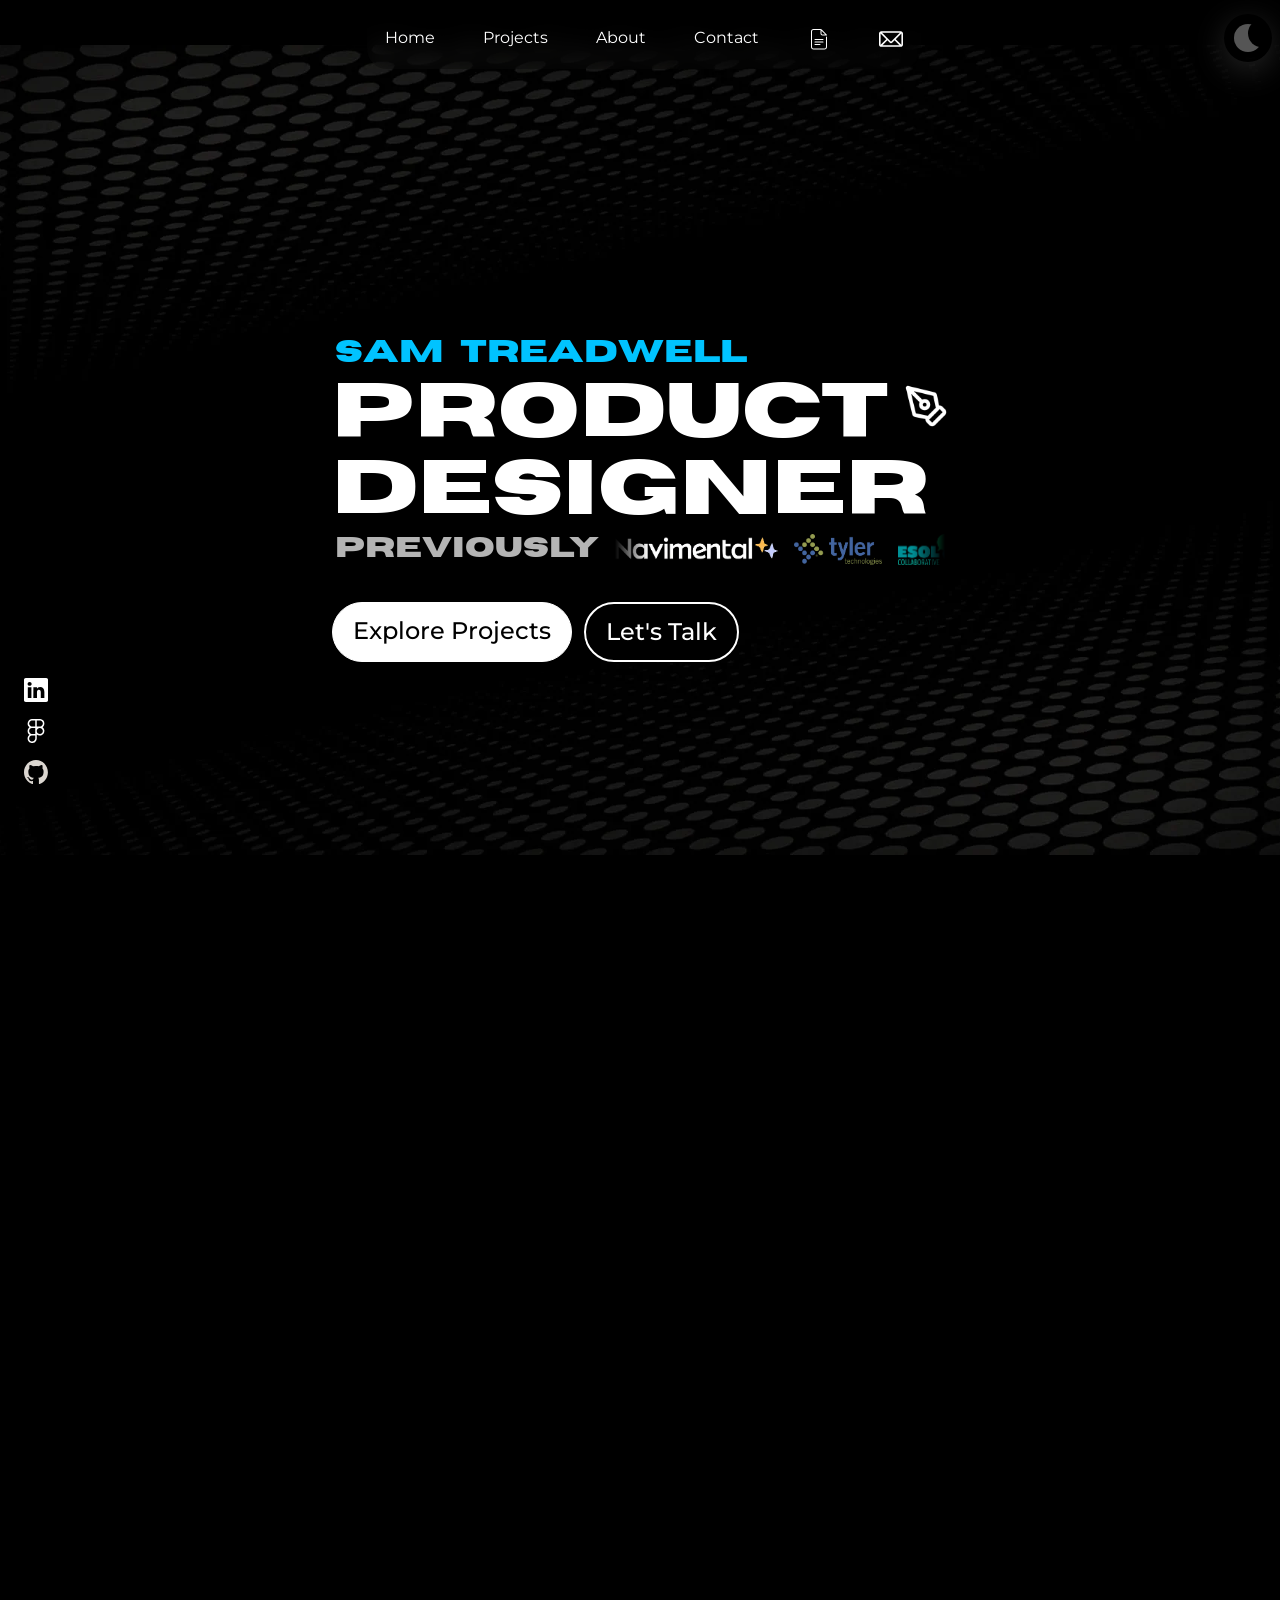
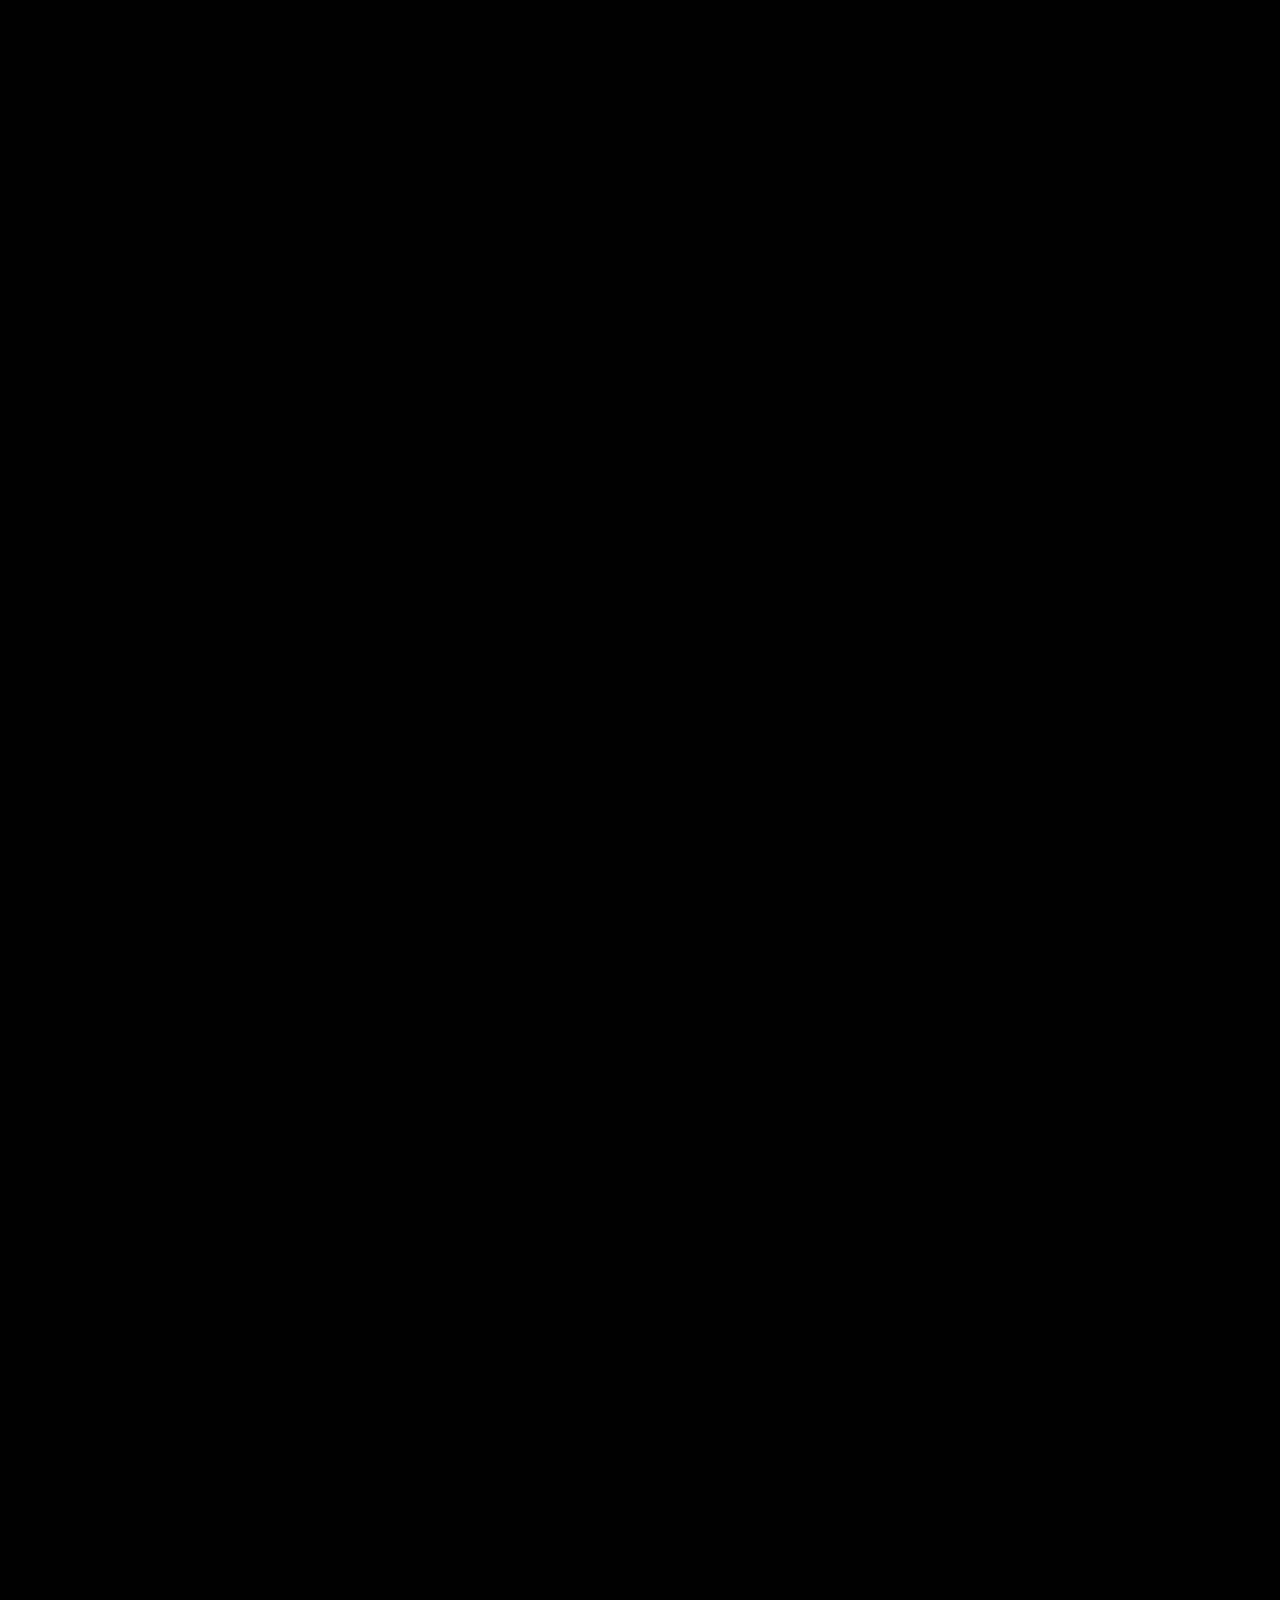
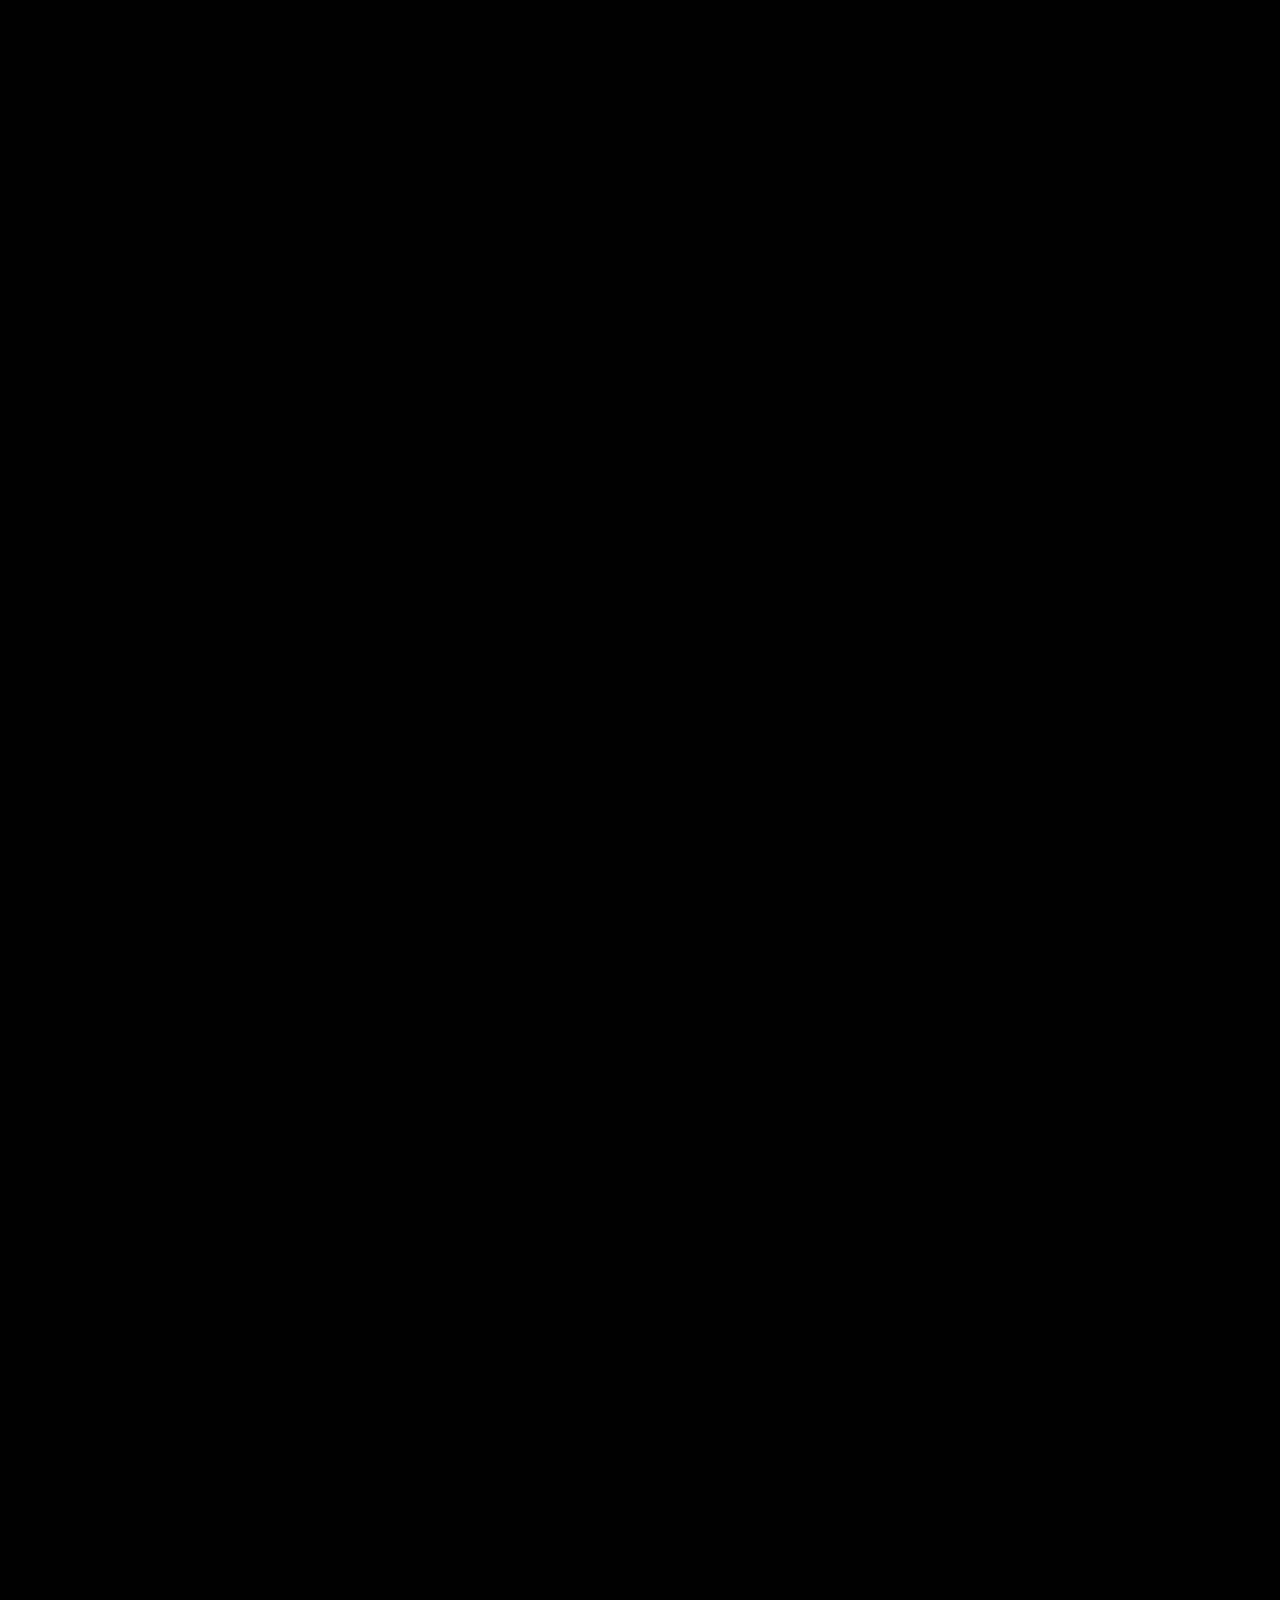
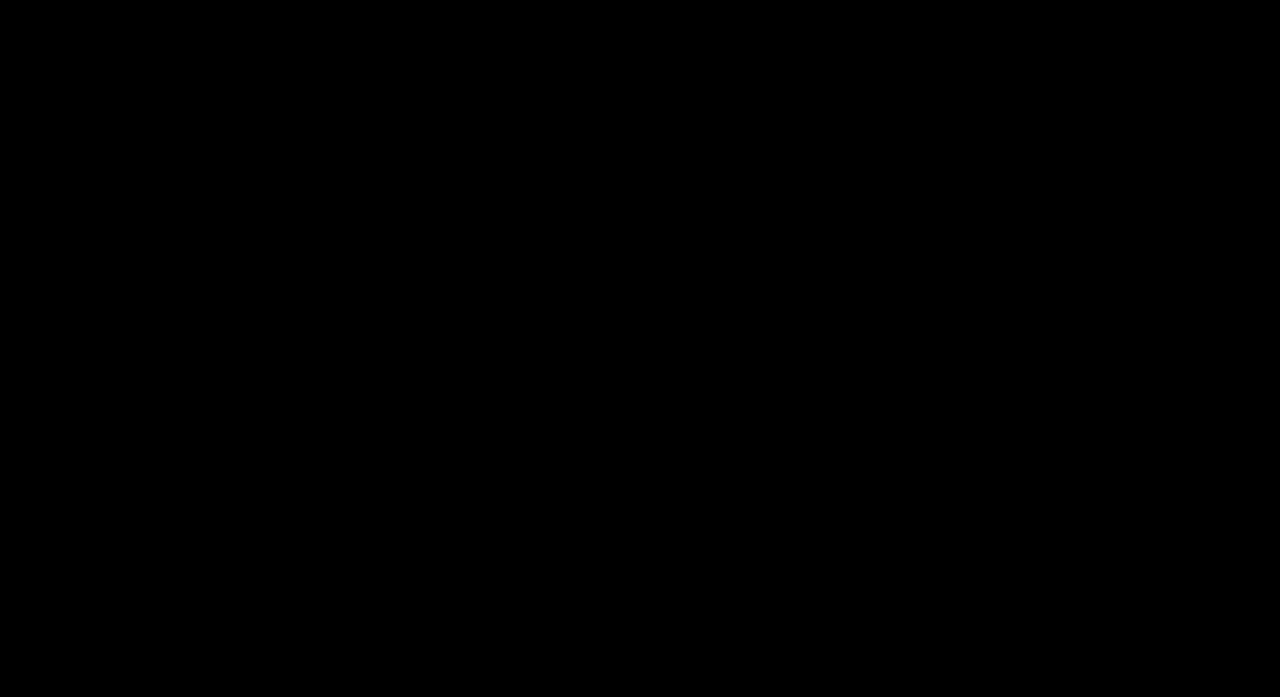
<file: index.html>
<!DOCTYPE html>
<html lang="en" data-theme="dark">
  <head>
    <meta charset="UTF-8"/>
    <meta name="viewport" content="width=device-width, initial-scale=1.0"/>
    <title>Sam Treadwell | Portfolio</title>

    <link rel="preconnect" href="https://cdn.jsdelivr.net">
    <link rel="dns-prefetch" href="https://cdn.jsdelivr.net">
    <link href="https://cdn.jsdelivr.net/npm/bootstrap@5.3.3/dist/css/bootstrap.min.css" rel="stylesheet" integrity="sha384-QWTKZyjpPEjISv5WaRU9OFeRpok6YctnYmDr5pNlyT2bRjXh0JMhjY6hW+ALEwIH" crossorigin="anonymous"/>
    <link rel="stylesheet" href="./css/styles.css"/>
    <link rel="stylesheet" href="./css/theme.css"/>
    <link rel="stylesheet" href="./css/header.css"/>
    <link rel="stylesheet" href="./css/fonts.css"/>

    <meta name="description" content="Product Designer bridging user experience design and frontend development to build intuitive and interactive digital experiences."/>
    <meta name="robots" content="index, follow"/>
    <meta name="author" content="Sam Treadwell"/>

    <meta property="og:site_name" content="Sam Treadwell | Portfolio"/>
    <meta property="og:title" content="Sam Treadwell | Portfolio"/>
    <meta property="og:description" content="Product Designer bridging user experience design and frontend development to build intuitive and interactive digital experiences."/>
    <meta property="og:image" content="https://www.samtreadwell.com/images/og-image.webp"/>
    <meta property="og:url" content="https://www.samtreadwell.com/"/>
    <meta property="og:type" content="website"/>

    <meta name="twitter:creator" content="Sam Treadwell"/>
    <meta name="twitter:card" content="summary_large_image"/>
    <meta name="twitter:title" content="Sam Treadwell | Portfolio"/>
    <meta name="twitter:description" content="Product Designer bridging user experience design and frontend development to build intuitive and interactive digital experiences."/>
    <meta name="twitter:image" content="https://www.samtreadwell.com/images/og-image.webp"/>
    <meta name="twitter:url" content="https://www.samtreadwell.com/"/>

    <link rel="icon" href="/images/favicon.webp" type="image/webp"/>
    <link rel="canonical" href="https://www.samtreadwell.com/"/>
      
    <script type="application/ld+json">
      {
        "@context": "https://schema.org",
        "@type": "Person",
        "name": "Sam Treadwell",
        "url": "https://www.samtreadwell.com/",
        "jobTitle": "Product Designer",
        "sameAs": [
          "https://www.linkedin.com/in/sam-treadwell-70b548272/",
          "https://github.com/treaddevs"
        ]
      }
    </script>
  </head>
  <body>
    <div class="sticky-nav">
      <nav class="navbar navbar-expand-lg bg-body-tertiary">
        <div class="navbar-container">
          <button class="navbar-toggler" type="button" data-bs-toggle="collapse" data-bs-target="#navbarNavAltMarkup" aria-controls="navbarNavAltMarkup" aria-expanded="false" aria-label="Toggle navigation">
            <span class="navbar-toggler-icon"></span>
          </button>

          <div class="social-desktop-container">
            <div class="social-desktop">
              <a class="nav-link" href="https://www.linkedin.com/in/sam-treadwell-70b548272/" target="_blank">
                <img class="social-icon linkedin" src="/svg/linkedin.svg" width="24" height="24" alt="LinkedIn"/>
              </a>
              <a class="nav-link" href="https://www.figma.com/@SamTreadwell" target="_blank">
                <img class="social-icon figma" src="/svg/figma.svg" width="24" height="24" alt="Figma"/>
              </a>
              <a class="nav-link" href="https://github.com/treaddevs" target="_blank">
                <img class="social-icon github" src="/svg/github.svg" width="24" height="24" alt="GitHub"/>
              </a>
            </div>
          </div>

          <div class="navbar-collapse" id="navbarNavAltMarkup">
            <div class="navbar-nav">
              <a class="nav-link" href="#home" data-target="#home">Home</a>
              <a class="nav-link" href="#projects" data-target="#projects">Projects</a>
              <a class="nav-link" href="about.html" data-target="#about">About</a>
              <a class="nav-link" href="contact.html" data-target="#contact">Contact</a>
              <a class="nav-link resume" href="/files/Sam-Treadwell-Resume.pdf" title="Resume">
                <svg class="resume-icon" fill="currentColor" xmlns="http://www.w3.org/2000/svg"  viewBox="0 0 48 48" width="24px" height="24px"><path d="M 13 4 C 10.250484 4 8 6.2504839 8 9 L 8 40 C 8 42.749516 10.250484 45 13 45 L 35 45 C 37.749516 45 40 42.749516 40 40 L 40 20 A 1.0001 1.0001 0 1 0 38 20 L 38 40 C 38 41.668484 36.668484 43 35 43 L 13 43 C 11.331516 43 10 41.668484 10 40 L 10 9 C 10 7.3315161 11.331516 6 13 6 L 26.757812 6 C 26.848824 6 26.910938 6.0874954 27 6.0996094 L 27 13 C 27 15.197334 28.802666 17 31 17 L 39 17 A 1.0001 1.0001 0 0 0 39.707031 15.292969 L 29.585938 5.171875 C 28.836398 4.4210018 27.818469 4 26.757812 4 L 13 4 z M 29 7.4140625 L 36.585938 15 L 31 15 C 29.883334 15 29 14.116666 29 13 L 29 7.4140625 z M 16 24 A 1.0001 1.0001 0 1 0 16 26 L 32 26 A 1.0001 1.0001 0 1 0 32 24 L 16 24 z M 16 29 A 1.0001 1.0001 0 1 0 16 31 L 32 31 A 1.0001 1.0001 0 1 0 32 29 L 16 29 z M 16 34 A 1.0001 1.0001 0 1 0 16 36 L 26 36 A 1.0001 1.0001 0 1 0 26 34 L 16 34 z"/></svg>
              </a>
              <a class="nav-link" data-copy="s.treadwell11@gmail.com" title="Copy Email">
                <svg class="email-icon" fill="currentColor" height="24px" width="24px" version="1.1" id="Capa_1" xmlns="http://www.w3.org/2000/svg" xmlns:xlink="http://www.w3.org/1999/xlink" viewBox="0 0 493.497 493.497" xml:space="preserve" stroke="currentColor">
                <g id="SVGRepo_bgCarrier" stroke-width="0"/>
                <g id="SVGRepo_tracerCarrier" stroke-linecap="round" stroke-linejoin="round"/>
                <g id="SVGRepo_iconCarrier"> <path d="M444.556,85.218H48.942C21.954,85.218,0,107.171,0,134.16v225.177c0,26.988,21.954,48.942,48.942,48.942h395.613 c26.988,0,48.941-21.954,48.941-48.942V134.16C493.497,107.171,471.544,85.218,444.556,85.218z M460.87,134.16v225.177 c0,2.574-0.725,4.924-1.793,7.09L343.74,251.081l117.097-117.097C460.837,134.049,460.87,134.096,460.87,134.16z M32.628,359.336 V134.16c0-0.064,0.033-0.11,0.033-0.175l117.097,117.097L34.413,366.426C33.353,364.26,32.628,361.911,32.628,359.336z M251.784,296.902c-2.692,2.691-7.378,2.691-10.07,0L62.667,117.846h368.172L251.784,296.902z M172.827,274.152l45.818,45.819 c7.512,7.511,17.493,11.645,28.104,11.645c10.61,0,20.592-4.134,28.104-11.645l45.82-45.819l101.49,101.499H71.327L172.827,274.152z "/> </g>
                </svg>
              </a>
              <div id="toast" class="toast"></div>
            </div>

            <div class="social-mobile">
              <a class="nav-link" href="https://www.linkedin.com/in/sam-treadwell-70b548272/" target="_blank">
                <img class="social-icon linkedin" src="/svg/linkedin.svg" width="24" height="24" alt="LinkedIn"/>
              </a>
              <a class="nav-link" href="https://www.figma.com/@SamTreadwell" target="_blank">
                <img class="social-icon figma" src="/svg/figma.svg" width="24" height="24" alt="Figma"/>
              </a>
              <a class="nav-link" href="https://github.com/treaddevs" target="_blank">
                <img class="social-icon github" src="/svg/github.svg" width="24" height="24" alt="GitHub"/>
              </a>
            </div>
          </div>

          <div class="theme-toggle-container">
            <button id="theme-toggle" class="btn-reset theme-toggle icon-button" title="Toggles light & dark" aria-label="auto" aria-live="polite">
              <svg class="sun-and-moon" aria-hidden="true" width="24" height="24" viewBox="0 0 24 24">
                <mask class="moon" id="moon-mask" maskUnits="userSpaceOnUse" maskContentUnits="userSpaceOnUse" mask-type="luminance">
                  <rect x="0" y="0" width="100%" height="100%" fill="white"/>
                  <circle class="mask-circle" cx="18" cy="10" r="6" fill="black"/>
                </mask>
                <circle class="sun" cx="12" cy="12" r="6" fill="currentColor"/>
                <g class="sun-beams" stroke="currentColor">
                  <line x1="12" y1="1" x2="12" y2="3"/>
                  <line x1="12" y1="21" x2="12" y2="23"/>
                  <line x1="4.22" y1="4.22" x2="5.64" y2="5.64"/>
                  <line x1="18.36" y1="18.36" x2="19.78" y2="19.78"/>
                  <line x1="1" y1="12" x2="3" y2="12"/>
                  <line x1="21" y1="12" x2="23" y2="12"/>
                  <line x1="4.22" y1="19.78" x2="5.64" y2="18.36"/>
                  <line x1="18.36" y1="5.64" x2="19.78" y2="4.22"/>
                </g>
              </svg>
            </button>
          </div>
        </div>
      </nav>
    </div>

    <div class="home" id="home">
      <div class="sticky-note">
        <img src="/images/sticky-note.webp" fetchpriority="high" alt="Sticky note message: I design for function. I build for people."/>
      </div>
      <div id="arrow">
          <img
              id="arrow-img"
              data-src="images/dotted-arrow-white.gif"
              fetchpriority="high"
              alt="Dotted arrow pointing to Explore Projects and Let's Talk buttons"
          />
      </div>
      <div class="title-container">
        <div class="top-content">
          <div class="name-container">
            <p class="name" id="name"></p>
          </div>
          <h2 class="title">
            <span class="dynamic-title-container">
              <span class="primary-wipe"></span>
              <span class="title-text">Product<br>Designer</span>
            </span>
            <div id="pen-tool">
              <img
                id="pen-tool-img"
                src="images/pen-tool-white.png"
                fetchpriority="high"
                alt="Pen tool icon"
              />
            </div>
          </h2>
          <div class="sub-logos">
            <p class="previously">Previously</p>
            <div class="logo-marquee">
              <div class="logo-track">
                <a class="logo-link" href="https://navimental.com" target="_blank">
                  <img class="logo navimental-logo" src="/images/navimental-logo-white.webp" alt="Navimental logo + web link">
                </a>
                <a class="logo-link" href="https://www.tylertech.com" target="_blank">
                  <img class="logo" src="/images/tyler-technologies-logo.webp" alt="Tyler Technologies logo + web link"> 
                </a>
                <a class="logo-link" href="https://www.portlandmaine.gov/esol-collaborative" target="_blank">
                  <img class="logo" src="/images/esol-collaborative-logo.webp" alt="Portland ESOL Collaborative logo + web link"> 
                </a>
                <a class="logo-link" href="https://www.theviaagency.com" target="_blank">
                  <img class="logo"src="/images/the-via-agency-logo.webp" alt="The VIA Agency logo + web link">
                </a>
                <!-- Duplicated logos for seamless looping -->
                <a class="logo-link" href="https://navimental.com" target="_blank" rel="noopener noreferrer" aria-hidden="true" tabindex="-1">
                    <img class="logo navimental-logo" src="/images/navimental-logo-white.webp" alt="">
                </a>

                <a class="logo-link" href="https://www.tylertech.com" target="_blank" rel="noopener noreferrer" aria-hidden="true" tabindex="-1">
                    <img class="logo" src="/images/tyler-technologies-logo.webp" alt="">
                </a>

                <a class="logo-link" href="https://www.portlandmaine.gov/esol-collaborative" target="_blank" rel="noopener noreferrer" aria-hidden="true" tabindex="-1">
                    <img class="logo" src="/images/esol-collaborative-logo.webp" alt="">
                </a>

                <a class="logo-link" href="https://www.theviaagency.com" target="_blank" rel="noopener noreferrer" aria-hidden="true" tabindex="-1">
                    <img class="logo" src="/images/the-via-agency-logo.webp" alt="">
                </a>
              </div>
            </div>
          </div>
        </div>
        <div class="cta-buttons">
          <a class="cta-btn-1" href="#projects" data-target="#projects">Explore Projects</a>
          <a class="cta-btn-2" href="contact.html" data-target="#contact">Let's Talk</a>
        </div>
      </div>
      <div id="ux-engineer">
        <img id="ux-engineer-img" alt="UX Engineer pill"/>
      </div>
      <div class="cover-img-container">
        <img class="cover-img" src="/images/headshot.webp" fetchpriority="high" alt="Headshot image"/>
      </div>
      <div id="header-background">
        <img id="background-img" alt="Abstract header background"/>
      </div>
    </div>

    <div class="projects" id="projects"></div>

    <div class="show-more-wrapper">
      <button id="show-more-btn">
        Show More Projects <img src="/images/chevron-down.webp" width="20px" alt="Chevron down icon"/>
      </button>
    </div>

    <div class="divider"></div>
    
    <div class="footer">
      <div class="footer-top">
        <div class="left-footer">
          <h2>Let's make it<br>happen!</h2>
          <div class="footer-cta-buttons">
            <a class="footer-cta-btn-1" href="contact.html" data-target="#projects">Message me</a>
            <a class="footer-cta-btn-2" href="https://calendar.app.google/mHmn5qZxF3LPCuDVA">Book a call</a>
          </div>
        </div>
        <div class="right-footer">
          <div class="navigate">
            <h2 class="navigate-title">NAVIGATE</h2>
            <div class="navigate-list">
              <img class="asterisk" src="/images/asterisk.webp" alt="Asterisk">
              <a class="navigate-item" href="#home" data-target="#home">Home</a>
            </div>
            <div class="navigate-list">
              <img class="asterisk" src="/images/asterisk.webp" alt="Asterisk">
              <a class="navigate-item" href="#projects" data-target="#projects">Projects</a>
            </div>
            <div class="navigate-list">
              <img class="asterisk" src="/images/asterisk.webp" alt="Asterisk">
              <a class="navigate-item" href="about.html" data-target="#about">About</a>
            </div>
            <div class="navigate-list">
              <img class="asterisk" src="/images/asterisk.webp" alt="Asterisk">
              <a class="navigate-item" href="contact.html" data-target="#contact">Contact</a>
            </div>
          </div>
          <div class="resources">
            <h2>RESOURCES</h2>
            <div class="resources-list">
              <img class="asterisk" src="/images/asterisk.webp" alt="Asterisk">
              <a class="resources-item" data-copy="s.treadwell11@gmail.com">
                Email 
                <a class="copy-icon" data-copy="s.treadwell11@gmail.com" title="Copy Email">
                  <svg version="1.1" id="Layer_1" xmlns="http://www.w3.org/2000/svg" xmlns:xlink="http://www.w3.org/1999/xlink" x="0px" y="0px" viewBox="0 0 115.77 122.88" style="enable-background:new 0 0 115.77 122.88" xml:space="preserve"><style type="text/css">.st0{fill-rule:evenodd;clip-rule:evenodd;}</style><g><path class="st0" d="M89.62,13.96v7.73h12.19h0.01v0.02c3.85,0.01,7.34,1.57,9.86,4.1c2.5,2.51,4.06,5.98,4.07,9.82h0.02v0.02 v73.27v0.01h-0.02c-0.01,3.84-1.57,7.33-4.1,9.86c-2.51,2.5-5.98,4.06-9.82,4.07v0.02h-0.02h-61.7H40.1v-0.02 c-3.84-0.01-7.34-1.57-9.86-4.1c-2.5-2.51-4.06-5.98-4.07-9.82h-0.02v-0.02V92.51H13.96h-0.01v-0.02c-3.84-0.01-7.34-1.57-9.86-4.1 c-2.5-2.51-4.06-5.98-4.07-9.82H0v-0.02V13.96v-0.01h0.02c0.01-3.85,1.58-7.34,4.1-9.86c2.51-2.5,5.98-4.06,9.82-4.07V0h0.02h61.7 h0.01v0.02c3.85,0.01,7.34,1.57,9.86,4.1c2.5,2.51,4.06,5.98,4.07,9.82h0.02V13.96L89.62,13.96z M79.04,21.69v-7.73v-0.02h0.02 c0-0.91-0.39-1.75-1.01-2.37c-0.61-0.61-1.46-1-2.37-1v0.02h-0.01h-61.7h-0.02v-0.02c-0.91,0-1.75,0.39-2.37,1.01 c-0.61,0.61-1,1.46-1,2.37h0.02v0.01v64.59v0.02h-0.02c0,0.91,0.39,1.75,1.01,2.37c0.61,0.61,1.46,1,2.37,1v-0.02h0.01h12.19V35.65 v-0.01h0.02c0.01-3.85,1.58-7.34,4.1-9.86c2.51-2.5,5.98-4.06,9.82-4.07v-0.02h0.02H79.04L79.04,21.69z M105.18,108.92V35.65v-0.02 h0.02c0-0.91-0.39-1.75-1.01-2.37c-0.61-0.61-1.46-1-2.37-1v0.02h-0.01h-61.7h-0.02v-0.02c-0.91,0-1.75,0.39-2.37,1.01 c-0.61,0.61-1,1.46-1,2.37h0.02v0.01v73.27v0.02h-0.02c0,0.91,0.39,1.75,1.01,2.37c0.61,0.61,1.46,1,2.37,1v-0.02h0.01h61.7h0.02 v0.02c0.91,0,1.75-0.39,2.37-1.01c0.61-0.61,1-1.46,1-2.37h-0.02V108.92L105.18,108.92z"/></g></svg>
                </a>
              </a>
            </div>
            <div id="toast" class="toast"></div>
            <div class="resources-list">
              <img class="asterisk" src="/images/asterisk.webp" alt="Asterisk">
              <a class="resources-item" href="/files/Sam-Treadwell-Resume.pdf" target="_blank" title="Resume">
                Resume
                <a class="new-window-icon" href="/files/Sam-Treadwell-Resume.pdf" target="_blank" title="New window">
                  <svg width="24px" height="24px" viewBox="0 0 24 24" fill="none" xmlns="http://www.w3.org/2000/svg">
                    <path d="M5 12V6C5 5.44772 5.44772 5 6 5H18C18.5523 5 19 5.44772 19 6V18C19 18.5523 18.5523 19 18 19H12M8.11111 12H12M12 12V15.8889M12 12L5 19" stroke="#464455" stroke-linecap="round" stroke-linejoin="round"/>
                  </svg>
                </a>
              </a>
            </div>
            <div class="resources-list">
              <img class="asterisk" src="/images/asterisk.webp" alt="Asterisk">
              <a class="resources-item" href="/files/Tech-Stack-&-AI-Native-Product-Workflow.pdf" target="_blank" title="Tech Stack & AI-Native Product Workflow">
                Tech Stack
                <a class="new-window-icon" href="/files/Tech-Stack-&-AI-Native-Product-Workflow.pdf" target="_blank" title="New window">
                  <svg width="24px" height="24px" viewBox="0 0 24 24" fill="none" xmlns="http://www.w3.org/2000/svg">
                    <path d="M5 12V6C5 5.44772 5.44772 5 6 5H18C18.5523 5 19 5.44772 19 6V18C19 18.5523 18.5523 19 18 19H12M8.11111 12H12M12 12V15.8889M12 12L5 19" stroke="#464455" stroke-linecap="round" stroke-linejoin="round"/>
                  </svg>
                </a>
              </a>
            </div>
          </div>
        </div>
      </div>

      <div class="footer-divider"></div>
      
      <div class="footer-bottom">
        <div class="footer-bottom-left">
          <p class="all-rights-reserved">ALL RIGHTS RESERVED.</p>
          <p class="copyright-name">&copy; <span id="current-year"></span> Sam Treadwell</p>
        </div>
        <div class="footer-bottom-right">
          <div class="local-time-container">
            <h2>LOCAL TIME</h2>
            <div class="local-time">
                <img class="asterisk" src="/images/asterisk.webp" alt="Asterisk">
                <span id="current-time"></span>
            </div>
          </div>
          <div class="scroll-up">
            <a href="#home" data-target="#home">
              <img class="scroll-up-arrow" src="/images/scroll-up-arrow.webp" alt="Scroll up arrow"> 
            </a>
          </div>
        </div>
      </div>
    </div>

    <script>
      document.addEventListener("DOMContentLoaded", () => {
        const currentTheme = localStorage.getItem("theme") || "dark";
        document.documentElement.classList.add(`${currentTheme}-mode`);
      });
    </script>

    <script src="https://cdn.jsdelivr.net/npm/bootstrap@5.3.3/dist/js/bootstrap.bundle.min.js"></script>
    <script type="module" src="/js/index.js" defer></script>
    <script type="module" src="/js/theme.js" defer></script>
    <script type="module" src="/js/name.js" defer></script>
    <script type="module" src="/js/header.js" defer></script>
    <script type="module" src="/js/projects.js" defer></script>
  </body>
</html>
</file>
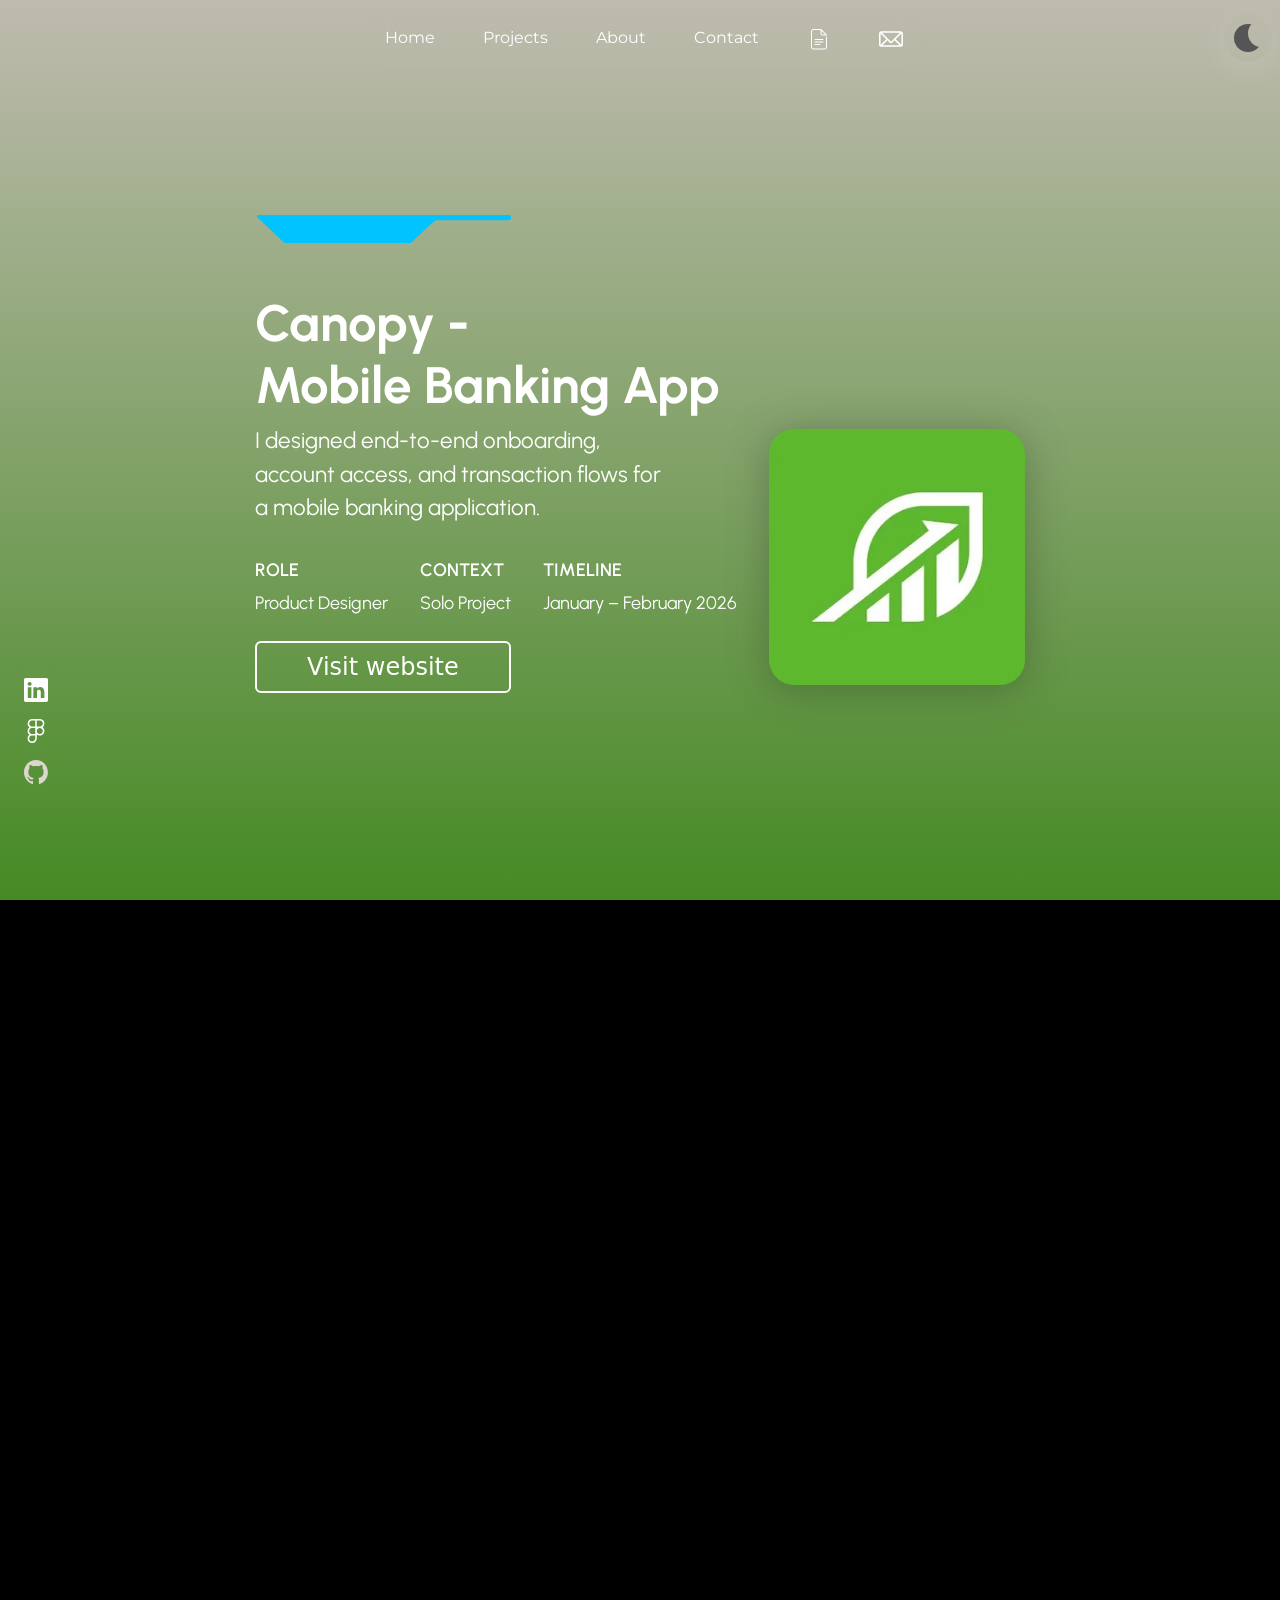
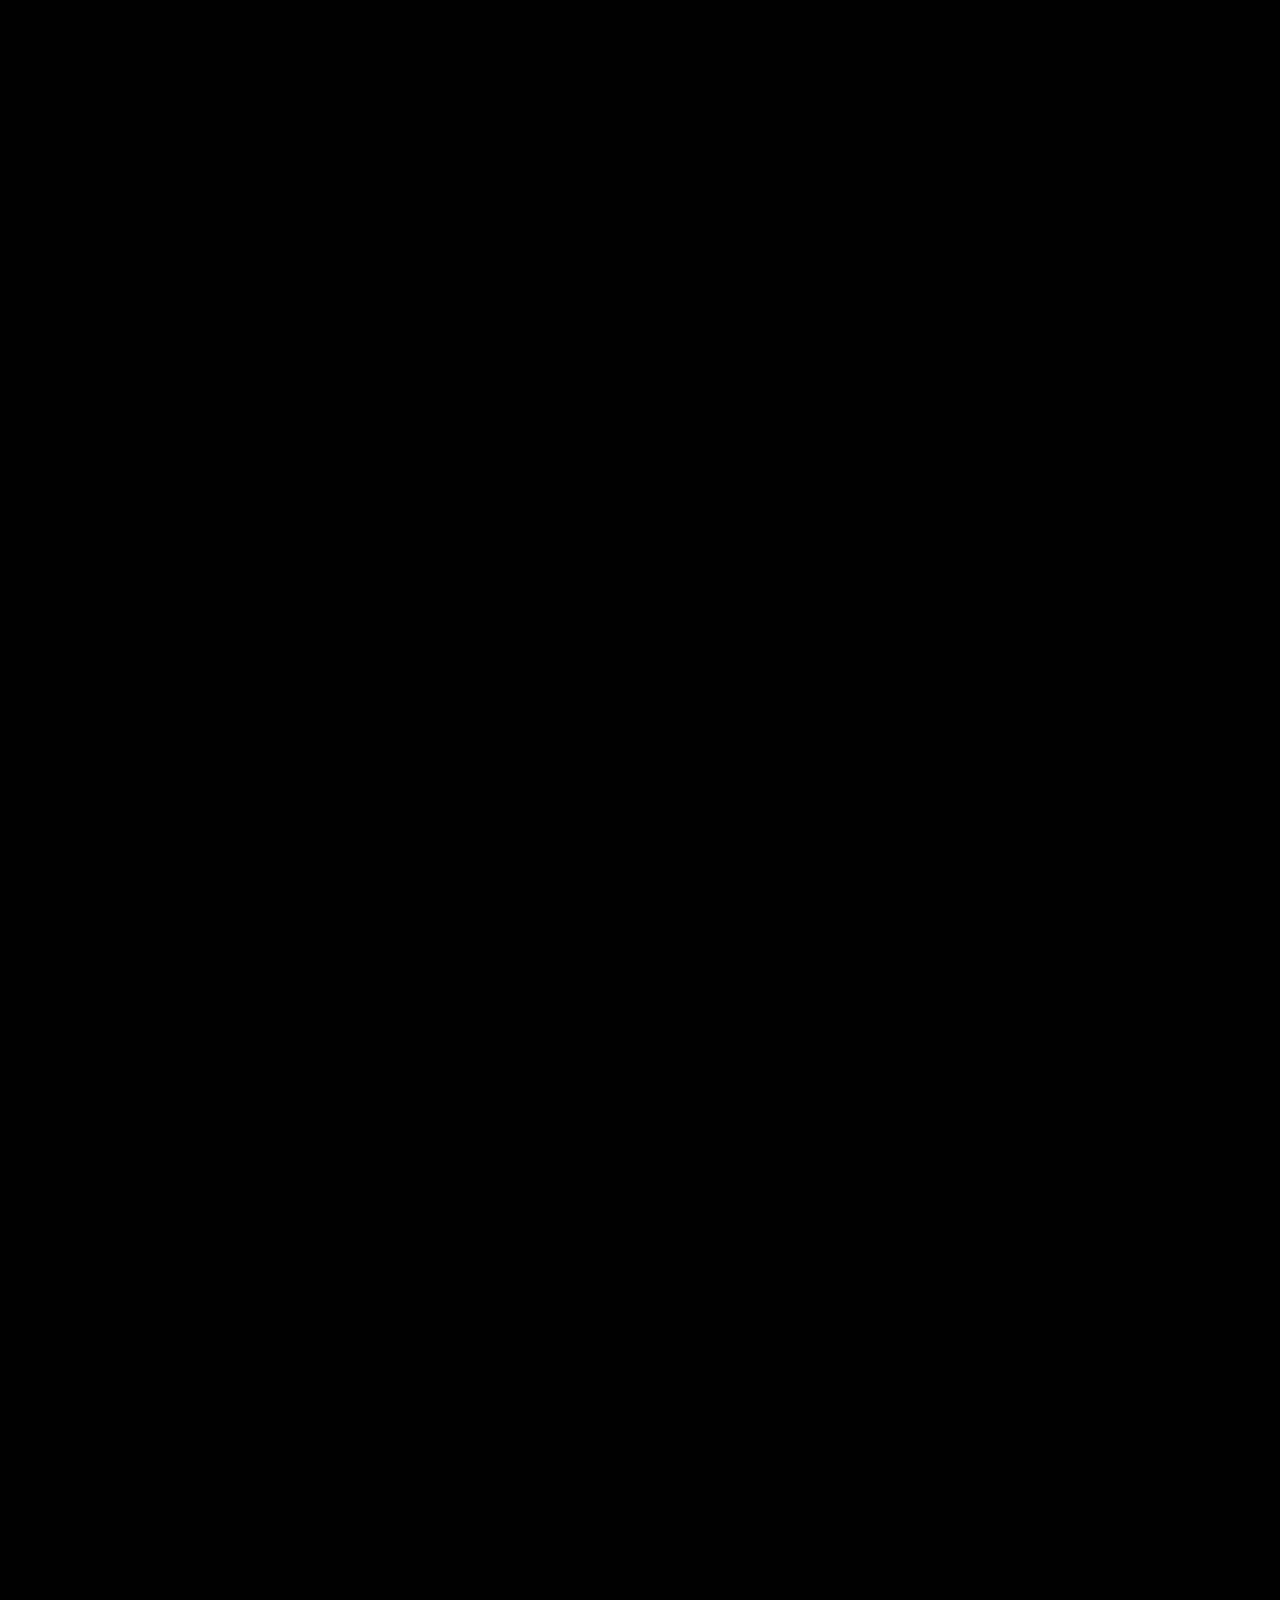
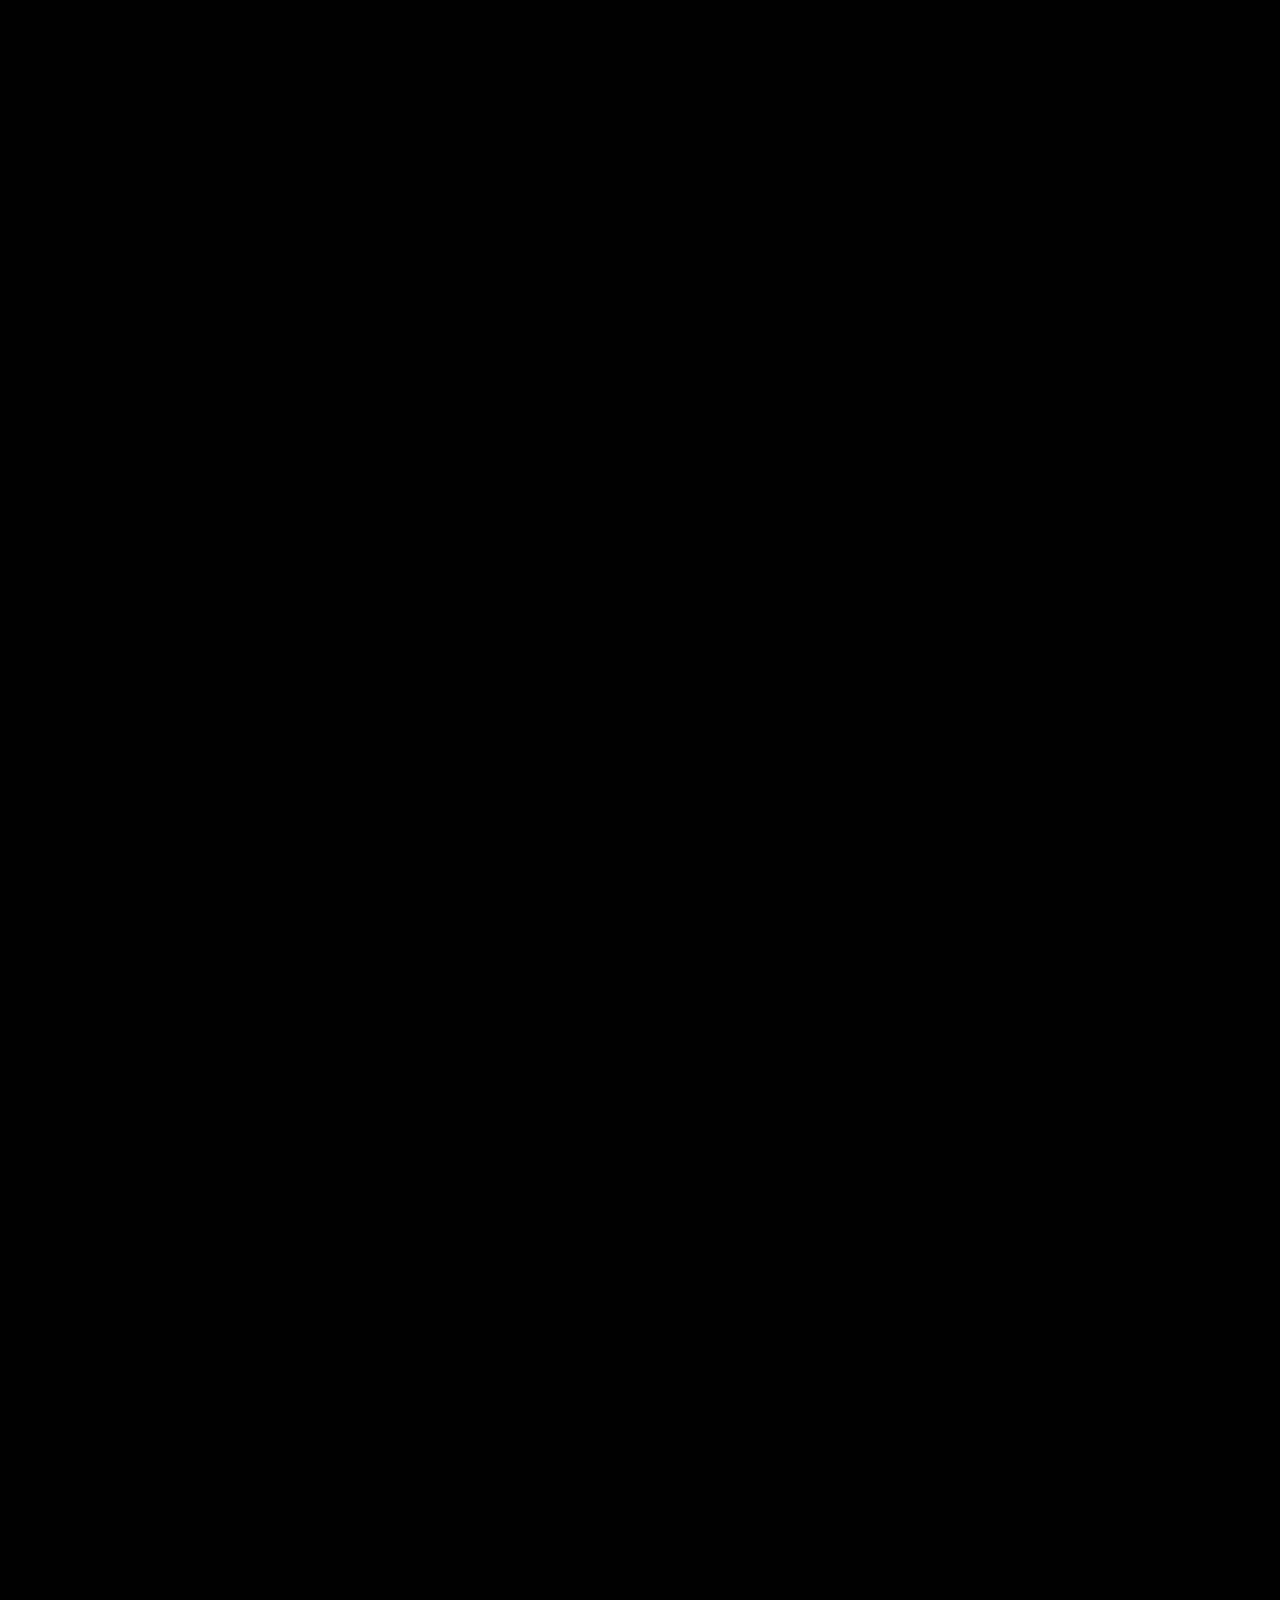
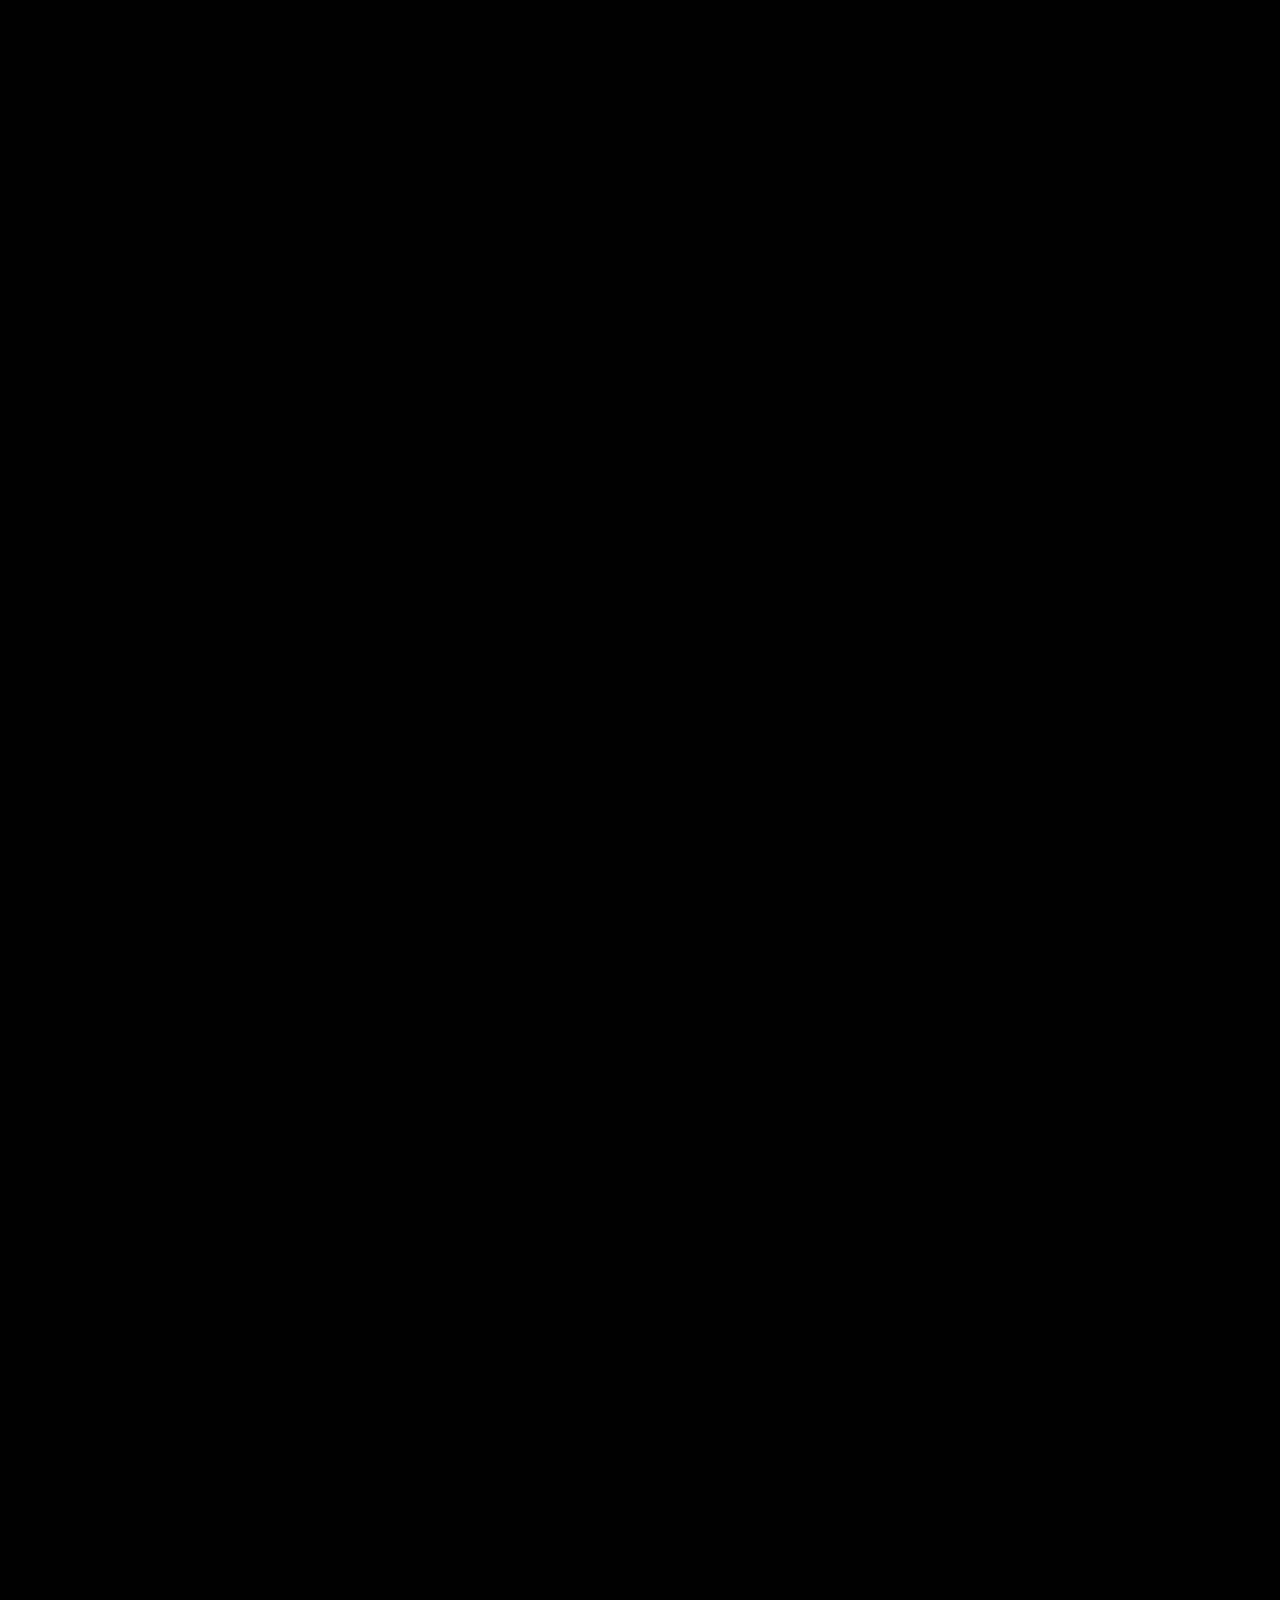
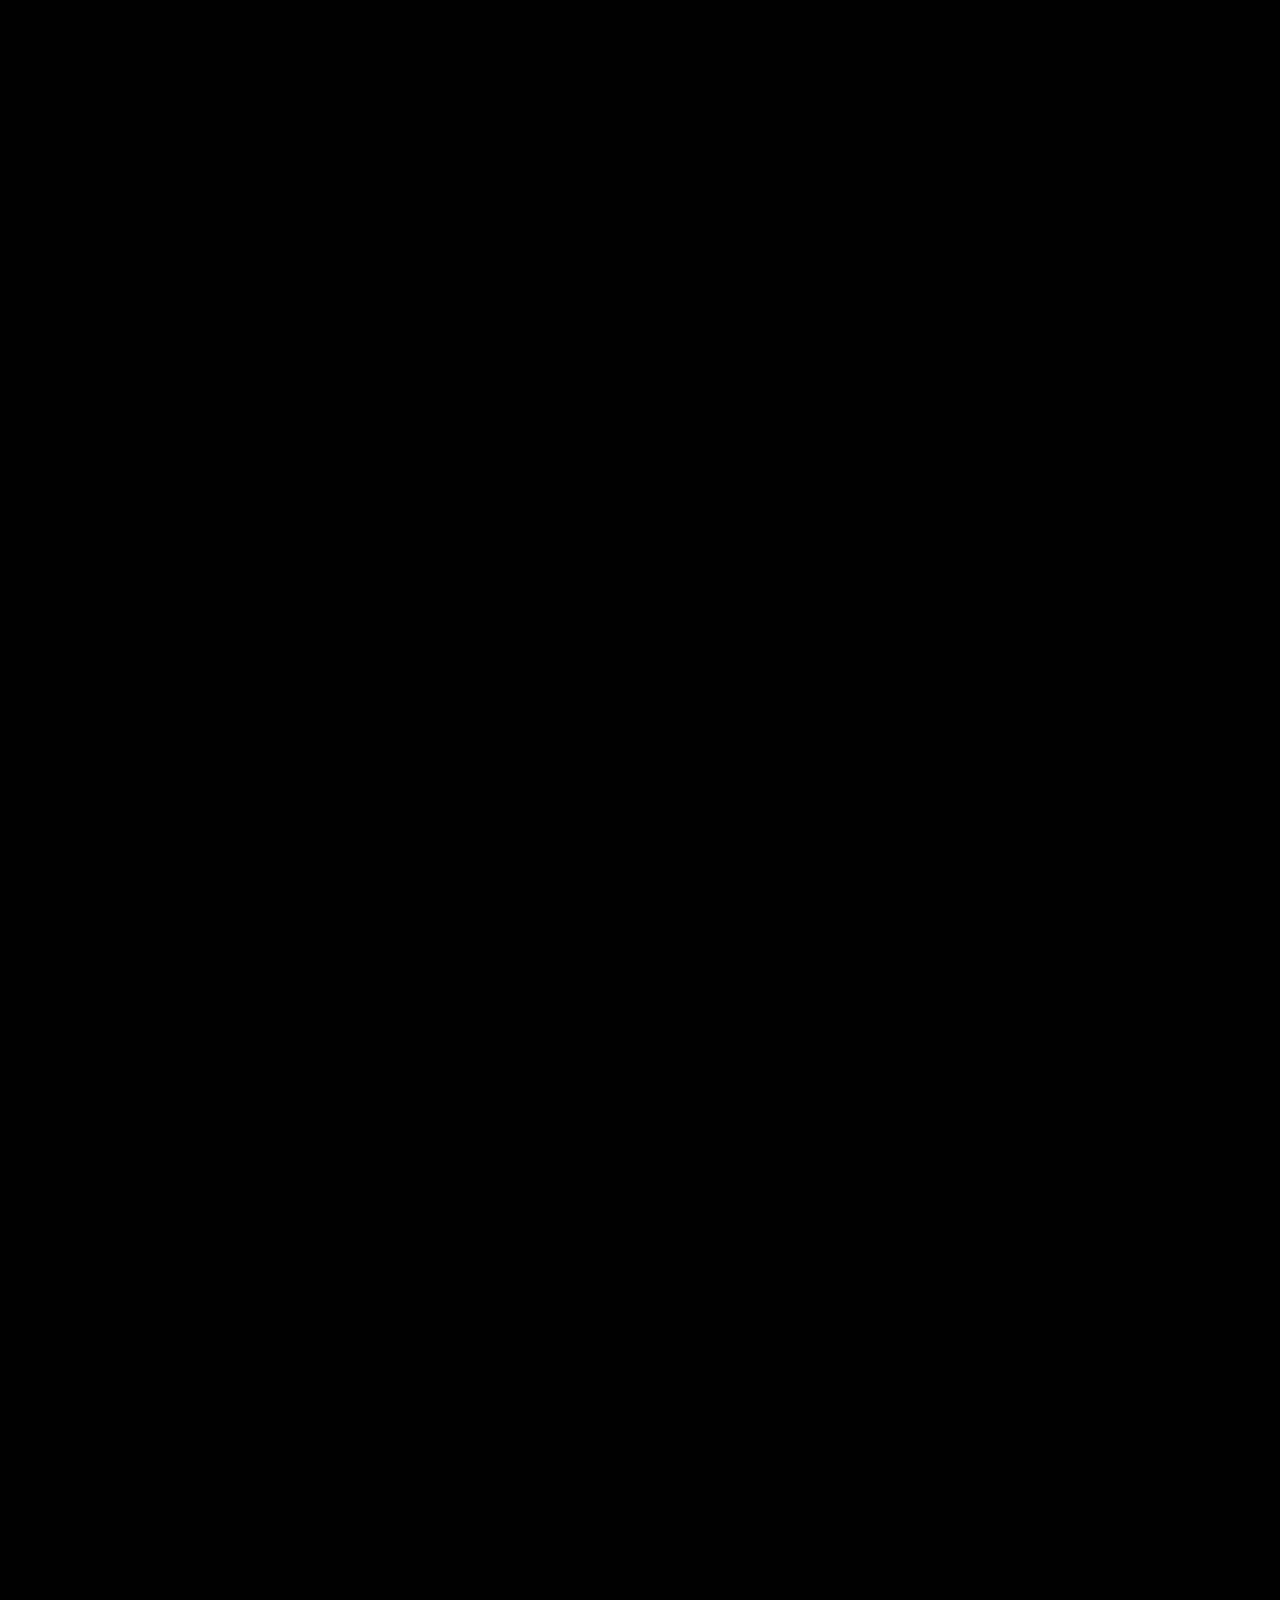
<file: canopy.html>
<!DOCTYPE html>
<html lang="en" data-theme="dark">
<head>
    <meta charset="UTF-8">
    <meta name="viewport" content="width=device-width, initial-scale=1.0">
    <title>Projects | Canopy – Mobile Banking App</title>
    
    <link rel="preconnect" href="https://cdn.jsdelivr.net">
    <link rel="dns-prefetch" href="https://cdn.jsdelivr.net">
    <link href="https://cdn.jsdelivr.net/npm/bootstrap@5.3.3/dist/css/bootstrap.min.css" rel="stylesheet" integrity="sha384-QWTKZyjpPEjISv5WaRU9OFeRpok6YctnYmDr5pNlyT2bRjXh0JMhjY6hW+ALEwIH" crossorigin="anonymous">
    <link rel="stylesheet" href="./css/styles.css">
    <link rel="stylesheet" href="./css/theme.css">
    <link rel="stylesheet" href="./css/page.css">
    <link rel="stylesheet" href="./css/fonts.css">
    <link rel="icon" href="/images/favicon.webp" type="image/webp"/>
    <link rel="preload" href="./fonts/Montserrat-Regular.woff2" as="font" type="font/woff2" crossorigin="anonymous">
</head>
<body class="canopy-page">
    <div class="sticky-nav">
        <nav class="navbar navbar-expand-lg bg-body-tertiary">
            <div class="navbar-container">
                <button class="navbar-toggler" type="button" data-bs-toggle="collapse" data-bs-target="#navbarNavAltMarkup" aria-controls="navbarNavAltMarkup" aria-expanded="false" aria-label="Toggle navigation">
                    <span class="navbar-toggler-icon"></span>
                </button>

                <div class="social-desktop-container">
                    <div class="social-desktop">
                        <a class="nav-link" href="https://www.linkedin.com/in/sam-treadwell-70b548272/" target="_blank">
                            <img class="social-icon linkedin" src="/svg/linkedin.svg" width="24" height="24" alt="LinkedIn"/>
                        </a>
                        <a class="nav-link" href="https://www.figma.com/@SamTreadwell" target="_blank">
                            <img class="social-icon figma" src="/svg/figma.svg" width="24" height="24" alt="Figma"/>
                        </a>
                        <a class="nav-link" href="https://github.com/treaddevs" target="_blank">
                            <img class="social-icon github" src="/svg/github.svg" width="24" height="24" alt="GitHub"/>
                        </a>
                    </div>
                </div>

                <div class="navbar-collapse" id="navbarNavAltMarkup">
                    <div class="navbar-nav">
                        <a class="nav-link" href="index.html#home" data-target="#home">Home</a>
                        <a class="nav-link" href="index.html#projects" data-target="#projects">Projects</a>
                        <a class="nav-link" href="about.html" data-target="#about">About</a>
                        <a class="nav-link" href="contact.html" data-target="#contact">Contact</a>
                        <a class="nav-link resume" href="/files/Sam-Treadwell-Resume.pdf" title="Resume">
                            <svg class="resume-icon" fill="currentColor" xmlns="http://www.w3.org/2000/svg"  viewBox="0 0 48 48" width="24px" height="24px"><path d="M 13 4 C 10.250484 4 8 6.2504839 8 9 L 8 40 C 8 42.749516 10.250484 45 13 45 L 35 45 C 37.749516 45 40 42.749516 40 40 L 40 20 A 1.0001 1.0001 0 1 0 38 20 L 38 40 C 38 41.668484 36.668484 43 35 43 L 13 43 C 11.331516 43 10 41.668484 10 40 L 10 9 C 10 7.3315161 11.331516 6 13 6 L 26.757812 6 C 26.848824 6 26.910938 6.0874954 27 6.0996094 L 27 13 C 27 15.197334 28.802666 17 31 17 L 39 17 A 1.0001 1.0001 0 0 0 39.707031 15.292969 L 29.585938 5.171875 C 28.836398 4.4210018 27.818469 4 26.757812 4 L 13 4 z M 29 7.4140625 L 36.585938 15 L 31 15 C 29.883334 15 29 14.116666 29 13 L 29 7.4140625 z M 16 24 A 1.0001 1.0001 0 1 0 16 26 L 32 26 A 1.0001 1.0001 0 1 0 32 24 L 16 24 z M 16 29 A 1.0001 1.0001 0 1 0 16 31 L 32 31 A 1.0001 1.0001 0 1 0 32 29 L 16 29 z M 16 34 A 1.0001 1.0001 0 1 0 16 36 L 26 36 A 1.0001 1.0001 0 1 0 26 34 L 16 34 z"/></svg>
                        </a>
                        <a class="nav-link" data-copy="s.treadwell11@gmail.com" title="Copy Email">
                            <svg class="email-icon" fill="currentColor" height="24px" width="24px" version="1.1" id="Capa_1" xmlns="http://www.w3.org/2000/svg" xmlns:xlink="http://www.w3.org/1999/xlink" viewBox="0 0 493.497 493.497" xml:space="preserve" stroke="currentColor">
                            <g id="SVGRepo_bgCarrier" stroke-width="0"/>
                            <g id="SVGRepo_tracerCarrier" stroke-linecap="round" stroke-linejoin="round"/>
                            <g id="SVGRepo_iconCarrier"> <path d="M444.556,85.218H48.942C21.954,85.218,0,107.171,0,134.16v225.177c0,26.988,21.954,48.942,48.942,48.942h395.613 c26.988,0,48.941-21.954,48.941-48.942V134.16C493.497,107.171,471.544,85.218,444.556,85.218z M460.87,134.16v225.177 c0,2.574-0.725,4.924-1.793,7.09L343.74,251.081l117.097-117.097C460.837,134.049,460.87,134.096,460.87,134.16z M32.628,359.336 V134.16c0-0.064,0.033-0.11,0.033-0.175l117.097,117.097L34.413,366.426C33.353,364.26,32.628,361.911,32.628,359.336z M251.784,296.902c-2.692,2.691-7.378,2.691-10.07,0L62.667,117.846h368.172L251.784,296.902z M172.827,274.152l45.818,45.819 c7.512,7.511,17.493,11.645,28.104,11.645c10.61,0,20.592-4.134,28.104-11.645l45.82-45.819l101.49,101.499H71.327L172.827,274.152z "/> </g>
                            </svg>
                        </a>
                        <div id="toast" class="toast"></div>
                    </div>

                    <div class="social-mobile">
                        <a class="nav-link" href="https://www.linkedin.com/in/sam-treadwell-70b548272/" target="_blank">
                            <img class="social-icon linkedin" src="/svg/linkedin.svg" width="24" height="24" alt="LinkedIn"/>
                        </a>
                        <a class="nav-link" href="https://www.figma.com/@SamTreadwell" target="_blank">
                            <img class="social-icon figma" src="/svg/figma.svg" width="24" height="24" alt="Figma"/>
                        </a>
                        <a class="nav-link" href="https://github.com/treaddevs" target="_blank">
                            <img class="social-icon github" src="/svg/github.svg" width="24" height="24" alt="GitHub"/>
                        </a>
                    </div>
                </div>

                <div class="theme-toggle-container">
                    <button id="theme-toggle" class="btn-reset theme-toggle icon-button" title="Toggles light & dark" aria-label="auto" aria-live="polite">
                        <svg class="sun-and-moon" aria-hidden="true" width="24" height="24" viewBox="0 0 24 24">
                            <mask class="moon" id="moon-mask" maskUnits="userSpaceOnUse" maskContentUnits="userSpaceOnUse" mask-type="luminance">
                            <rect x="0" y="0" width="100%" height="100%" fill="white"/>
                            <circle class="mask-circle" cx="18" cy="10" r="6" fill="black"/>
                            </mask>
                            <circle class="sun" cx="12" cy="12" r="6" fill="currentColor"/>
                            <g class="sun-beams" stroke="currentColor">
                            <line x1="12" y1="1" x2="12" y2="3"/>
                            <line x1="12" y1="21" x2="12" y2="23"/>
                            <line x1="4.22" y1="4.22" x2="5.64" y2="5.64"/>
                            <line x1="18.36" y1="18.36" x2="19.78" y2="19.78"/>
                            <line x1="1" y1="12" x2="3" y2="12"/>
                            <line x1="21" y1="12" x2="23" y2="12"/>
                            <line x1="4.22" y1="19.78" x2="5.64" y2="18.36"/>
                            <line x1="18.36" y1="5.64" x2="19.78" y2="4.22"/>
                            </g>
                        </svg>
                    </button>
                </div>
            </div>
        </nav>
    </div>
    
    <div class="home" id="home">
        <div class="hero-container"></div>
        <div class="hero" alt="background gradient" alt="Background gradient color"></div>
    </div>

    <div class="page-body">
        <div class="container"></div>
        <section class="back-container">
          <a href="index.html#projects" class="back-btn">← Back to projects</a>
        </section>
    </div>

    <div class="divider"></div>
    
    <div class="project-footer">
        <div class="footer-top">
            <div class="left-footer">
                <h2>Let's make it<br>happen!</h2>
                <div class="footer-cta-buttons">
                    <a class="footer-cta-btn-1" href="contact.html" data-target="#projects">Message me</a>
                    <a class="footer-cta-btn-2" href="https://calendar.app.google/mHmn5qZxF3LPCuDVA">Book a call</a>
                </div>
            </div>
            <div class="right-footer">
                <div class="navigate">
                    <h2 class="navigate-title">NAVIGATE</h2>
                    <div class="navigate-list">
                        <img class="asterisk" src="/images/asterisk.webp" alt="Asterisk">
                        <a class="navigate-item" href="index.html#home" data-target="index.html#home">Home</a>
                    </div>
                    <div class="navigate-list">
                        <img class="asterisk" src="/images/asterisk.webp" alt="Asterisk">
                        <a class="navigate-item" href="index.html#projects" data-target="index.html#projects">Projects</a>
                    </div>
                    <div class="navigate-list">
                        <img class="asterisk" src="/images/asterisk.webp" alt="Asterisk">
                        <a class="navigate-item" href="about.html" data-target="#about">About</a>
                    </div>
                    <div class="navigate-list">
                        <img class="asterisk" src="/images/asterisk.webp" alt="Asterisk">
                        <a class="navigate-item" href="contact.html" data-target="#contact">Contact</a>
                    </div>
                </div>
                <div class="resources">
                    <h2>RESOURCES</h2>
                    <div class="resources-list">
                        <img class="asterisk" src="/images/asterisk.webp" alt="Asterisk">
                        <a class="resources-item" data-copy="s.treadwell11@gmail.com">
                            Email 
                            <a class="copy-icon" data-copy="s.treadwell11@gmail.com" title="Copy Email">
                                <svg version="1.1" id="Layer_1" xmlns="http://www.w3.org/2000/svg" xmlns:xlink="http://www.w3.org/1999/xlink" x="0px" y="0px" viewBox="0 0 115.77 122.88" style="enable-background:new 0 0 115.77 122.88" xml:space="preserve"><style type="text/css">.st0{fill-rule:evenodd;clip-rule:evenodd;}</style><g><path class="st0" d="M89.62,13.96v7.73h12.19h0.01v0.02c3.85,0.01,7.34,1.57,9.86,4.1c2.5,2.51,4.06,5.98,4.07,9.82h0.02v0.02 v73.27v0.01h-0.02c-0.01,3.84-1.57,7.33-4.1,9.86c-2.51,2.5-5.98,4.06-9.82,4.07v0.02h-0.02h-61.7H40.1v-0.02 c-3.84-0.01-7.34-1.57-9.86-4.1c-2.5-2.51-4.06-5.98-4.07-9.82h-0.02v-0.02V92.51H13.96h-0.01v-0.02c-3.84-0.01-7.34-1.57-9.86-4.1 c-2.5-2.51-4.06-5.98-4.07-9.82H0v-0.02V13.96v-0.01h0.02c0.01-3.85,1.58-7.34,4.1-9.86c2.51-2.5,5.98-4.06,9.82-4.07V0h0.02h61.7 h0.01v0.02c3.85,0.01,7.34,1.57,9.86,4.1c2.5,2.51,4.06,5.98,4.07,9.82h0.02V13.96L89.62,13.96z M79.04,21.69v-7.73v-0.02h0.02 c0-0.91-0.39-1.75-1.01-2.37c-0.61-0.61-1.46-1-2.37-1v0.02h-0.01h-61.7h-0.02v-0.02c-0.91,0-1.75,0.39-2.37,1.01 c-0.61,0.61-1,1.46-1,2.37h0.02v0.01v64.59v0.02h-0.02c0,0.91,0.39,1.75,1.01,2.37c0.61,0.61,1.46,1,2.37,1v-0.02h0.01h12.19V35.65 v-0.01h0.02c0.01-3.85,1.58-7.34,4.1-9.86c2.51-2.5,5.98-4.06,9.82-4.07v-0.02h0.02H79.04L79.04,21.69z M105.18,108.92V35.65v-0.02 h0.02c0-0.91-0.39-1.75-1.01-2.37c-0.61-0.61-1.46-1-2.37-1v0.02h-0.01h-61.7h-0.02v-0.02c-0.91,0-1.75,0.39-2.37,1.01 c-0.61,0.61-1,1.46-1,2.37h0.02v0.01v73.27v0.02h-0.02c0,0.91,0.39,1.75,1.01,2.37c0.61,0.61,1.46,1,2.37,1v-0.02h0.01h61.7h0.02 v0.02c0.91,0,1.75-0.39,2.37-1.01c0.61-0.61,1-1.46,1-2.37h-0.02V108.92L105.18,108.92z"/></g></svg>
                            </a>
                        </a>
                    </div>
                    <div id="toast" class="toast"></div>
                    <div class="resources-list">
                        <img class="asterisk" src="/images/asterisk.webp" alt="Asterisk">
                        <a class="resources-item" href="/files/Sam-Treadwell-Resume.pdf" target="_blank" title="Resume">
                            Resume
                            <a class="new-window-icon" href="/files/Sam-Treadwell-Resume.pdf" target="_blank" title="New window">
                                <svg width="24px" height="24px" viewBox="0 0 24 24" fill="none" xmlns="http://www.w3.org/2000/svg">
                                    <path d="M5 12V6C5 5.44772 5.44772 5 6 5H18C18.5523 5 19 5.44772 19 6V18C19 18.5523 18.5523 19 18 19H12M8.11111 12H12M12 12V15.8889M12 12L5 19" stroke="#464455" stroke-linecap="round" stroke-linejoin="round"/>
                                </svg>
                            </a>
                        </a>
                    </div>
                    <div class="resources-list">
                        <img class="asterisk" src="/images/asterisk.webp" alt="Asterisk">
                        <a class="resources-item" href="/files/Tech-Stack-&-AI-Native-Product-Workflow.pdf" target="_blank" title="Tech Stack & AI-Native Product Workflow">
                            Tech Stack
                            <a class="new-window-icon" href="/files/Tech-Stack-&-AI-Native-Product-Workflow.pdf" target="_blank" title="New window">
                                <svg width="24px" height="24px" viewBox="0 0 24 24" fill="none" xmlns="http://www.w3.org/2000/svg">
                                    <path d="M5 12V6C5 5.44772 5.44772 5 6 5H18C18.5523 5 19 5.44772 19 6V18C19 18.5523 18.5523 19 18 19H12M8.11111 12H12M12 12V15.8889M12 12L5 19" stroke="#464455" stroke-linecap="round" stroke-linejoin="round"/>
                                </svg>
                            </a>
                        </a>
                    </div>
                </div>
            </div>
        </div>

        <div class="footer-divider"></div>

        <div class="footer-bottom">
            <div class="footer-bottom-left">
                <p class="all-rights-reserved">ALL RIGHTS RESERVED.</p>
                <p class="copyright-name">&copy; <span id="current-year"></span> Sam Treadwell</p>
            </div>
            <div class="footer-bottom-right">
                <div class="local-time-container">
                    <h2>LOCAL TIME</h2>
                    <div class="local-time">
                        <img class="asterisk" src="/images/asterisk.webp" alt="Asterisk">
                        <span id="current-time"></span>
                    </div>
                </div>
                <div class="scroll-up">
                    <a href="#home" data-target="#home">
                        <img class="scroll-up-arrow" src="/images/scroll-up-arrow.webp" alt="Scroll up arrow"> 
                    </a>
                </div>
            </div>
        </div>
    </div>   

    <script>
        document.addEventListener("DOMContentLoaded", () => {
            const currentTheme = localStorage.getItem("theme") || "dark";
            document.documentElement.classList.add(`${currentTheme}-mode`)
        });
    </script>

    <script src="https://cdn.jsdelivr.net/npm/bootstrap@5.3.3/dist/js/bootstrap.bundle.min.js"></script>
    <script type="module" src="/js/index.js" defer></script>
    <script type="module" src="/js/theme.js" defer></script>
    <script type="module" src="/js/page.js" defer></script>
  </body>
</html>
</file>
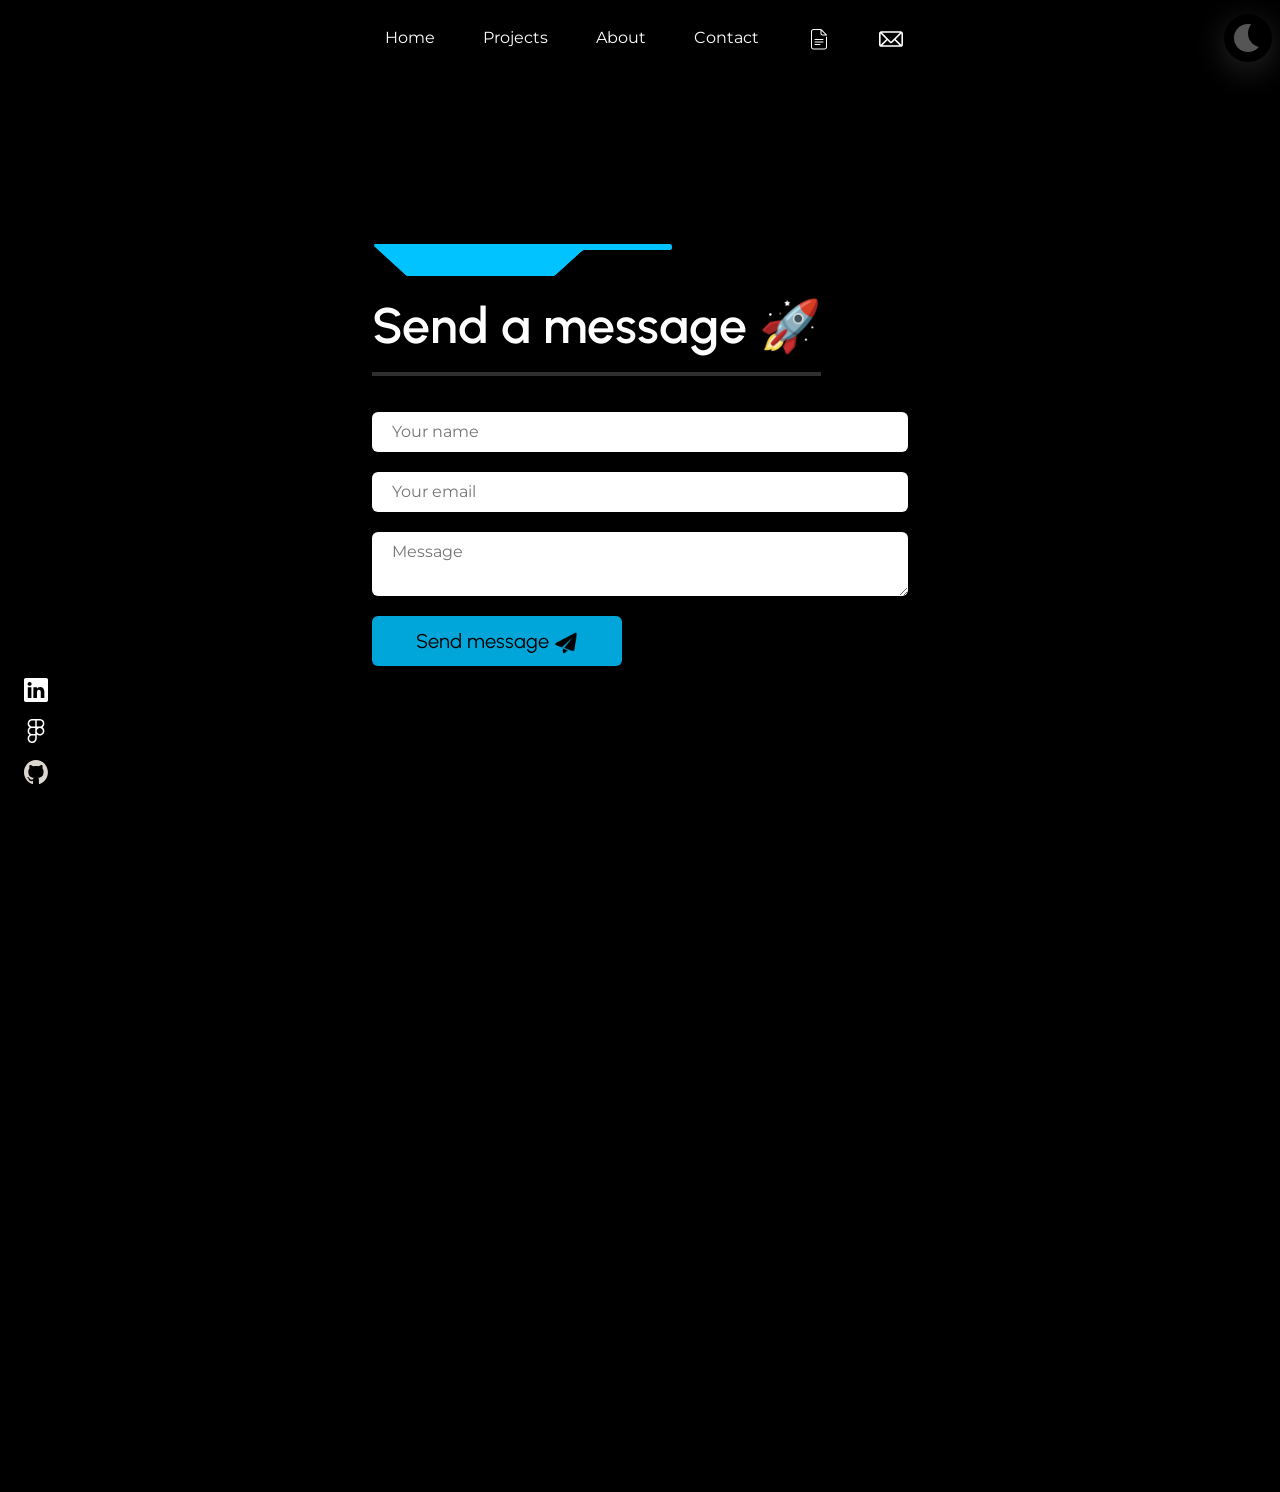
<file: contact.html>
<!DOCTYPE html>
<html lang="en" data-theme="dark">
<head>
    <meta charset="UTF-8">
    <meta name="viewport" content="width=device-width, initial-scale=1.0">
    <title>Contact Me</title>

    <link rel="preconnect" href="https://cdn.jsdelivr.net">
    <link rel="dns-prefetch" href="https://cdn.jsdelivr.net">
    <link href="https://cdn.jsdelivr.net/npm/bootstrap@5.3.3/dist/css/bootstrap.min.css" rel="stylesheet" integrity="sha384-QWTKZyjpPEjISv5WaRU9OFeRpok6YctnYmDr5pNlyT2bRjXh0JMhjY6hW+ALEwIH" crossorigin="anonymous">
    <link rel="stylesheet" href="./css/styles.css">
    <link rel="stylesheet" href="./css/theme.css">
    <link rel="stylesheet" href="./css/fonts.css">
    <link rel="icon" href="/images/favicon.webp" type="image/webp"/>
    <link rel="preload" href="./fonts/Montserrat-Regular.woff2" as="font" type="font/woff2" crossorigin="anonymous">
</head>
<body>
    <div class="sticky-nav">
        <nav class="navbar navbar-expand-lg bg-body-tertiary">
            <div class="navbar-container">
                <button class="navbar-toggler" type="button" data-bs-toggle="collapse" data-bs-target="#navbarNavAltMarkup" aria-controls="navbarNavAltMarkup" aria-expanded="false" aria-label="Toggle navigation">
                    <span class="navbar-toggler-icon"></span>
                </button>

                <div class="social-desktop-container">
                    <div class="social-desktop">
                        <a class="nav-link" href="https://www.linkedin.com/in/sam-treadwell-70b548272/" target="_blank">
                            <img class="social-icon linkedin" src="/svg/linkedin.svg" width="24" height="24" alt="LinkedIn"/>
                        </a>
                        <a class="nav-link" href="https://www.figma.com/@SamTreadwell" target="_blank">
                            <img class="social-icon figma" src="/svg/figma.svg" width="24" height="24" alt="Figma"/>
                        </a>
                        <a class="nav-link" href="https://github.com/treaddevs" target="_blank">
                            <img class="social-icon github" src="/svg/github.svg" width="24" height="24" alt="GitHub"/>
                        </a>
                    </div>
                </div>

                <div class="navbar-collapse" id="navbarNavAltMarkup">
                    <div class="navbar-nav">
                        <a class="nav-link" href="index.html#home" data-target="#home">Home</a>
                        <a class="nav-link" href="index.html#projects" data-target="#projects">Projects</a>
                        <a class="nav-link" href="about.html" data-target="#about">About</a>
                        <a class="nav-link" href="contact.html" data-target="#contact">Contact</a>
                        <a class="nav-link resume" href="/files/Sam-Treadwell-Resume.pdf" title="Resume">
                            <svg class="resume-icon" fill="currentColor" xmlns="http://www.w3.org/2000/svg"  viewBox="0 0 48 48" width="24px" height="24px"><path d="M 13 4 C 10.250484 4 8 6.2504839 8 9 L 8 40 C 8 42.749516 10.250484 45 13 45 L 35 45 C 37.749516 45 40 42.749516 40 40 L 40 20 A 1.0001 1.0001 0 1 0 38 20 L 38 40 C 38 41.668484 36.668484 43 35 43 L 13 43 C 11.331516 43 10 41.668484 10 40 L 10 9 C 10 7.3315161 11.331516 6 13 6 L 26.757812 6 C 26.848824 6 26.910938 6.0874954 27 6.0996094 L 27 13 C 27 15.197334 28.802666 17 31 17 L 39 17 A 1.0001 1.0001 0 0 0 39.707031 15.292969 L 29.585938 5.171875 C 28.836398 4.4210018 27.818469 4 26.757812 4 L 13 4 z M 29 7.4140625 L 36.585938 15 L 31 15 C 29.883334 15 29 14.116666 29 13 L 29 7.4140625 z M 16 24 A 1.0001 1.0001 0 1 0 16 26 L 32 26 A 1.0001 1.0001 0 1 0 32 24 L 16 24 z M 16 29 A 1.0001 1.0001 0 1 0 16 31 L 32 31 A 1.0001 1.0001 0 1 0 32 29 L 16 29 z M 16 34 A 1.0001 1.0001 0 1 0 16 36 L 26 36 A 1.0001 1.0001 0 1 0 26 34 L 16 34 z"/></svg>
                        </a>
                        <a class="nav-link" data-copy="s.treadwell11@gmail.com" title="Copy Email">
                            <svg class="email-icon" fill="currentColor" height="24px" width="24px" version="1.1" id="Capa_1" xmlns="http://www.w3.org/2000/svg" xmlns:xlink="http://www.w3.org/1999/xlink" viewBox="0 0 493.497 493.497" xml:space="preserve" stroke="currentColor">
                            <g id="SVGRepo_bgCarrier" stroke-width="0"/>
                            <g id="SVGRepo_tracerCarrier" stroke-linecap="round" stroke-linejoin="round"/>
                            <g id="SVGRepo_iconCarrier"> <path d="M444.556,85.218H48.942C21.954,85.218,0,107.171,0,134.16v225.177c0,26.988,21.954,48.942,48.942,48.942h395.613 c26.988,0,48.941-21.954,48.941-48.942V134.16C493.497,107.171,471.544,85.218,444.556,85.218z M460.87,134.16v225.177 c0,2.574-0.725,4.924-1.793,7.09L343.74,251.081l117.097-117.097C460.837,134.049,460.87,134.096,460.87,134.16z M32.628,359.336 V134.16c0-0.064,0.033-0.11,0.033-0.175l117.097,117.097L34.413,366.426C33.353,364.26,32.628,361.911,32.628,359.336z M251.784,296.902c-2.692,2.691-7.378,2.691-10.07,0L62.667,117.846h368.172L251.784,296.902z M172.827,274.152l45.818,45.819 c7.512,7.511,17.493,11.645,28.104,11.645c10.61,0,20.592-4.134,28.104-11.645l45.82-45.819l101.49,101.499H71.327L172.827,274.152z "/> </g>
                            </svg>
                        </a>
                        <div id="toast" class="toast"></div>
                    </div>

                    <div class="social-mobile">
                        <a class="nav-link" href="https://www.linkedin.com/in/sam-treadwell-70b548272/" target="_blank">
                            <img class="social-icon linkedin" src="/svg/linkedin.svg" width="24" height="24" alt="LinkedIn"/>
                        </a>
                        <a class="nav-link" href="https://www.figma.com/@SamTreadwell" target="_blank">
                            <img class="social-icon figma" src="/svg/figma.svg" width="24" height="24" alt="Figma"/>
                        </a>
                        <a class="nav-link" href="https://github.com/treaddevs" target="_blank">
                            <img class="social-icon github" src="/svg/github.svg" width="24" height="24" alt="GitHub"/>
                        </a>
                    </div>
                </div>

                <div class="theme-toggle-container">
                    <button id="theme-toggle" class="btn-reset theme-toggle icon-button" title="Toggles light & dark" aria-label="auto" aria-live="polite">
                        <svg class="sun-and-moon" aria-hidden="true" width="24" height="24" viewBox="0 0 24 24">
                            <mask class="moon" id="moon-mask" maskUnits="userSpaceOnUse" maskContentUnits="userSpaceOnUse" mask-type="luminance">
                            <rect x="0" y="0" width="100%" height="100%" fill="white"/>
                            <circle class="mask-circle" cx="18" cy="10" r="6" fill="black"/>
                            </mask>
                            <circle class="sun" cx="12" cy="12" r="6" fill="currentColor"/>
                            <g class="sun-beams" stroke="currentColor">
                            <line x1="12" y1="1" x2="12" y2="3"/>
                            <line x1="12" y1="21" x2="12" y2="23"/>
                            <line x1="4.22" y1="4.22" x2="5.64" y2="5.64"/>
                            <line x1="18.36" y1="18.36" x2="19.78" y2="19.78"/>
                            <line x1="1" y1="12" x2="3" y2="12"/>
                            <line x1="21" y1="12" x2="23" y2="12"/>
                            <line x1="4.22" y1="19.78" x2="5.64" y2="18.36"/>
                            <line x1="18.36" y1="5.64" x2="19.78" y2="4.22"/>
                            </g>
                        </svg>
                    </button>
                </div>
            </div>
        </nav>
    </div>

    <div class="contact-container">
        <form action="https://api.web3forms.com/submit" method="POST" class="contact-form">
            <div class="contact-tab">
                <img src="/svg/tab.svg" alt="Folder icon">
            </div>
            <div class="contact-title">
                <h2>Send a message 🚀</h2>
                <hr>
            </div>

            <input type="hidden" name="access_key" value="5794dbd2-349f-45cd-8d3d-35257b329527">
            <input type="text" name="name" placeholder="Your name" class="contact-inputs">
            <input type="email" name="email" placeholder="Your email" class="contact-inputs" required>
            <textarea name="message" maxlength="2000" minlength="10" placeholder="Message" class="contact-inputs" required></textarea>

            <button type="submit" class="message-btn">
                <span>Send message</span>
                <img src="/svg/paper-plane.svg" width="24" height="24" alt="Paper plane icon">
            </button>
        </form>
    </div>

    <div class="divider"></div>
    
    <div class="footer">
        <div class="footer-top">
            <div class="left-footer">
                <h2>Let's make it<br>happen!</h2>
                <div class="footer-cta-buttons">
                    <a class="footer-cta-btn-1" href="contact.html" data-target="#projects">Message me</a>
                    <a class="footer-cta-btn-2" href="https://calendar.app.google/mHmn5qZxF3LPCuDVA">Book a call</a>
                </div>
            </div>
            <div class="right-footer">
                <div class="navigate">
                    <h2 class="navigate-title">NAVIGATE</h2>
                    <div class="navigate-list">
                        <img class="asterisk" src="/images/asterisk.webp" alt="Asterisk">
                        <a class="navigate-item" href="index.html#home" data-target="index.html#home">Home</a>
                    </div>
                    <div class="navigate-list">
                        <img class="asterisk" src="/images/asterisk.webp" alt="Asterisk">
                        <a class="navigate-item" href="index.html#projects" data-target="index.html#projects">Projects</a>
                    </div>
                    <div class="navigate-list">
                        <img class="asterisk" src="/images/asterisk.webp" alt="Asterisk">
                        <a class="navigate-item" href="about.html" data-target="#about">About</a>
                    </div>
                    <div class="navigate-list">
                        <img class="asterisk" src="/images/asterisk.webp" alt="Asterisk">
                        <a class="navigate-item" href="contact.html" data-target="#contact">Contact</a>
                    </div>
                </div>
                <div class="resources">
                    <h2>RESOURCES</h2>
                    <div class="resources-list">
                        <img class="asterisk" src="/images/asterisk.webp" alt="Asterisk">
                        <a class="resources-item" data-copy="s.treadwell11@gmail.com">
                            Email 
                            <a class="copy-icon" data-copy="s.treadwell11@gmail.com" title="Copy Email">
                                <svg version="1.1" id="Layer_1" xmlns="http://www.w3.org/2000/svg" xmlns:xlink="http://www.w3.org/1999/xlink" x="0px" y="0px" viewBox="0 0 115.77 122.88" style="enable-background:new 0 0 115.77 122.88" xml:space="preserve"><style type="text/css">.st0{fill-rule:evenodd;clip-rule:evenodd;}</style><g><path class="st0" d="M89.62,13.96v7.73h12.19h0.01v0.02c3.85,0.01,7.34,1.57,9.86,4.1c2.5,2.51,4.06,5.98,4.07,9.82h0.02v0.02 v73.27v0.01h-0.02c-0.01,3.84-1.57,7.33-4.1,9.86c-2.51,2.5-5.98,4.06-9.82,4.07v0.02h-0.02h-61.7H40.1v-0.02 c-3.84-0.01-7.34-1.57-9.86-4.1c-2.5-2.51-4.06-5.98-4.07-9.82h-0.02v-0.02V92.51H13.96h-0.01v-0.02c-3.84-0.01-7.34-1.57-9.86-4.1 c-2.5-2.51-4.06-5.98-4.07-9.82H0v-0.02V13.96v-0.01h0.02c0.01-3.85,1.58-7.34,4.1-9.86c2.51-2.5,5.98-4.06,9.82-4.07V0h0.02h61.7 h0.01v0.02c3.85,0.01,7.34,1.57,9.86,4.1c2.5,2.51,4.06,5.98,4.07,9.82h0.02V13.96L89.62,13.96z M79.04,21.69v-7.73v-0.02h0.02 c0-0.91-0.39-1.75-1.01-2.37c-0.61-0.61-1.46-1-2.37-1v0.02h-0.01h-61.7h-0.02v-0.02c-0.91,0-1.75,0.39-2.37,1.01 c-0.61,0.61-1,1.46-1,2.37h0.02v0.01v64.59v0.02h-0.02c0,0.91,0.39,1.75,1.01,2.37c0.61,0.61,1.46,1,2.37,1v-0.02h0.01h12.19V35.65 v-0.01h0.02c0.01-3.85,1.58-7.34,4.1-9.86c2.51-2.5,5.98-4.06,9.82-4.07v-0.02h0.02H79.04L79.04,21.69z M105.18,108.92V35.65v-0.02 h0.02c0-0.91-0.39-1.75-1.01-2.37c-0.61-0.61-1.46-1-2.37-1v0.02h-0.01h-61.7h-0.02v-0.02c-0.91,0-1.75,0.39-2.37,1.01 c-0.61,0.61-1,1.46-1,2.37h0.02v0.01v73.27v0.02h-0.02c0,0.91,0.39,1.75,1.01,2.37c0.61,0.61,1.46,1,2.37,1v-0.02h0.01h61.7h0.02 v0.02c0.91,0,1.75-0.39,2.37-1.01c0.61-0.61,1-1.46,1-2.37h-0.02V108.92L105.18,108.92z"/></g></svg>
                            </a>
                        </a>
                    </div>
                    <div id="toast" class="toast"></div>
                    <div class="resources-list">
                        <img class="asterisk" src="/images/asterisk.webp" alt="Asterisk">
                        <a class="resources-item" href="/files/Sam-Treadwell-Resume.pdf" target="_blank" title="Resume">
                            Resume
                            <a class="new-window-icon" href="/files/Sam-Treadwell-Resume.pdf" target="_blank" title="New window">
                                <svg width="24px" height="24px" viewBox="0 0 24 24" fill="none" xmlns="http://www.w3.org/2000/svg">
                                    <path d="M5 12V6C5 5.44772 5.44772 5 6 5H18C18.5523 5 19 5.44772 19 6V18C19 18.5523 18.5523 19 18 19H12M8.11111 12H12M12 12V15.8889M12 12L5 19" stroke="#464455" stroke-linecap="round" stroke-linejoin="round"/>
                                </svg>
                            </a>
                        </a>
                    </div>
                    <div class="resources-list">
                        <img class="asterisk" src="/images/asterisk.webp" alt="Asterisk">
                        <a class="resources-item" href="/files/Tech-Stack-&-AI-Native-Product-Workflow.pdf" target="_blank" title="Tech Stack & AI-Native Product Workflow">
                            Tech Stack
                            <a class="new-window-icon" href="/files/Tech-Stack-&-AI-Native-Product-Workflow.pdf" target="_blank" title="New window">
                                <svg width="24px" height="24px" viewBox="0 0 24 24" fill="none" xmlns="http://www.w3.org/2000/svg">
                                    <path d="M5 12V6C5 5.44772 5.44772 5 6 5H18C18.5523 5 19 5.44772 19 6V18C19 18.5523 18.5523 19 18 19H12M8.11111 12H12M12 12V15.8889M12 12L5 19" stroke="#464455" stroke-linecap="round" stroke-linejoin="round"/>
                                </svg>
                            </a>
                        </a>
                    </div>
                </div>
            </div>
        </div>

        <div class="footer-divider"></div>

        <div class="footer-bottom">
            <div class="footer-bottom-left">
                <p class="all-rights-reserved">ALL RIGHTS RESERVED.</p>
                <p class="copyright-name">&copy; <span id="current-year"></span> Sam Treadwell</p>
            </div>
            <div class="footer-bottom-right">
                <div class="local-time-container">
                    <h2>LOCAL TIME</h2>
                    <div class="local-time">
                        <img class="asterisk" src="/images/asterisk.webp" alt="Asterisk">
                        <span id="current-time"></span>
                    </div>
                </div>
                <div class="scroll-up">
                    <a href="#contact-container" data-target="#contact-container">
                        <img class="scroll-up-arrow" src="/images/scroll-up-arrow.webp" alt="Scroll up arrow"> 
                    </a>
                </div>
            </div>
        </div>
    </div>

    <script>
        document.addEventListener("DOMContentLoaded", () => {
            const currentTheme = localStorage.getItem("theme") || "dark";
            document.documentElement.classList.add(`${currentTheme}-mode`)
        });
    </script>

    <script src="https://cdn.jsdelivr.net/npm/bootstrap@5.3.3/dist/js/bootstrap.bundle.min.js"></script>
    <script type="module" src="/js/index.js" defer></script>
    <script type="module" src="/js/theme.js" defer></script>
    <script type="module" src="/js/contact.js" defer></script>
  </body>
</html>
</file>
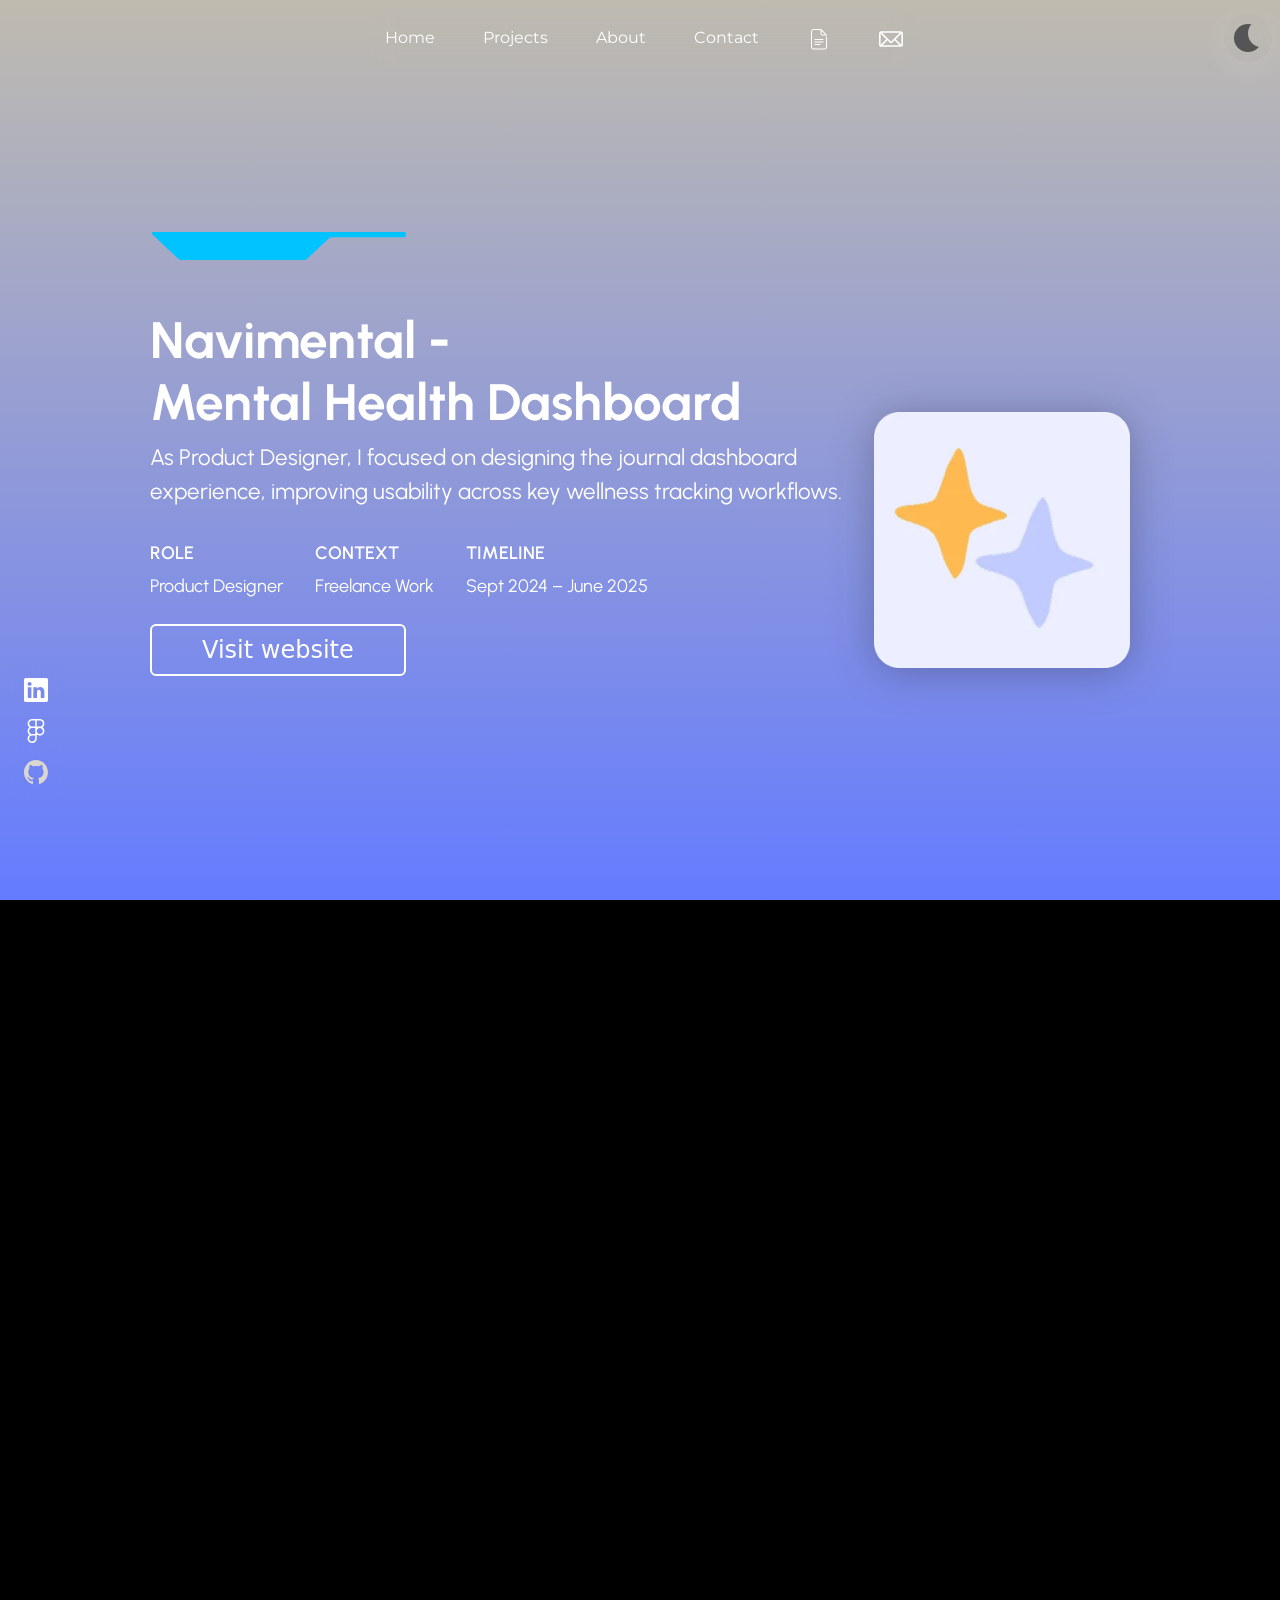
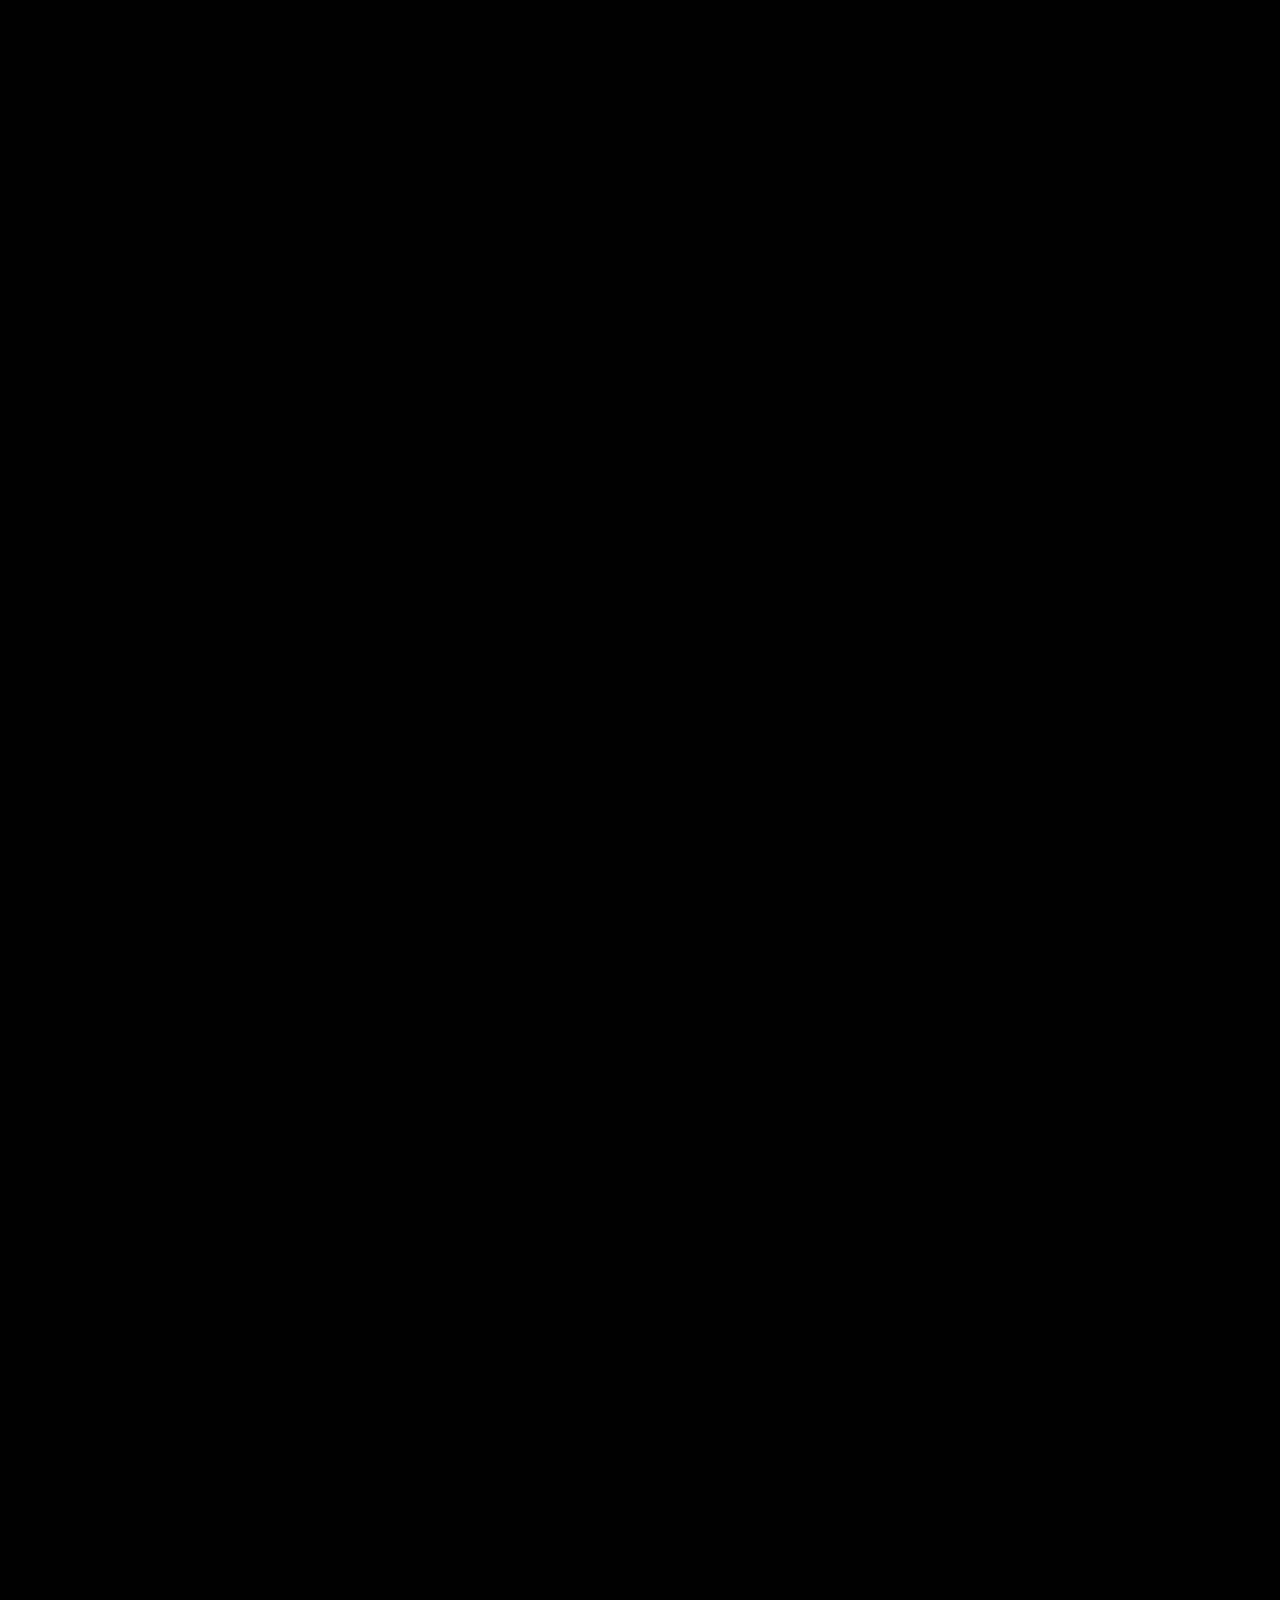
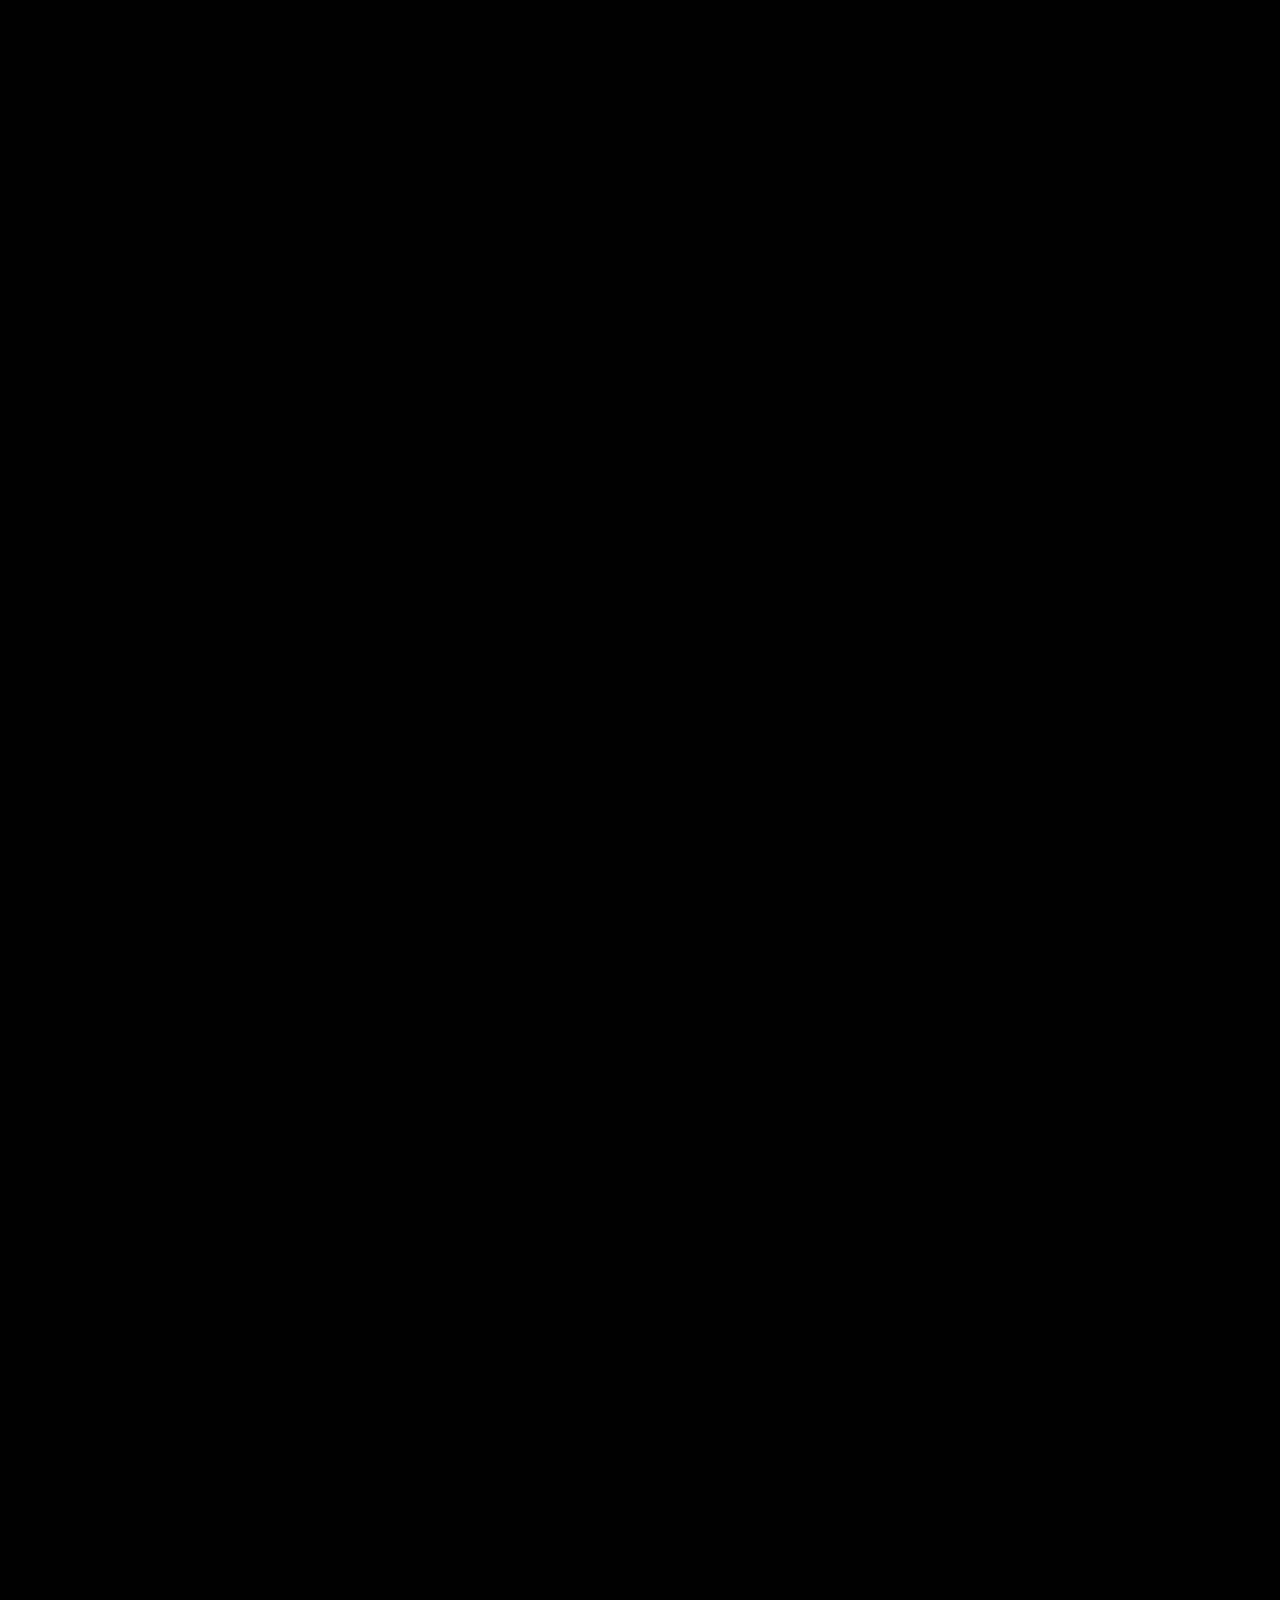
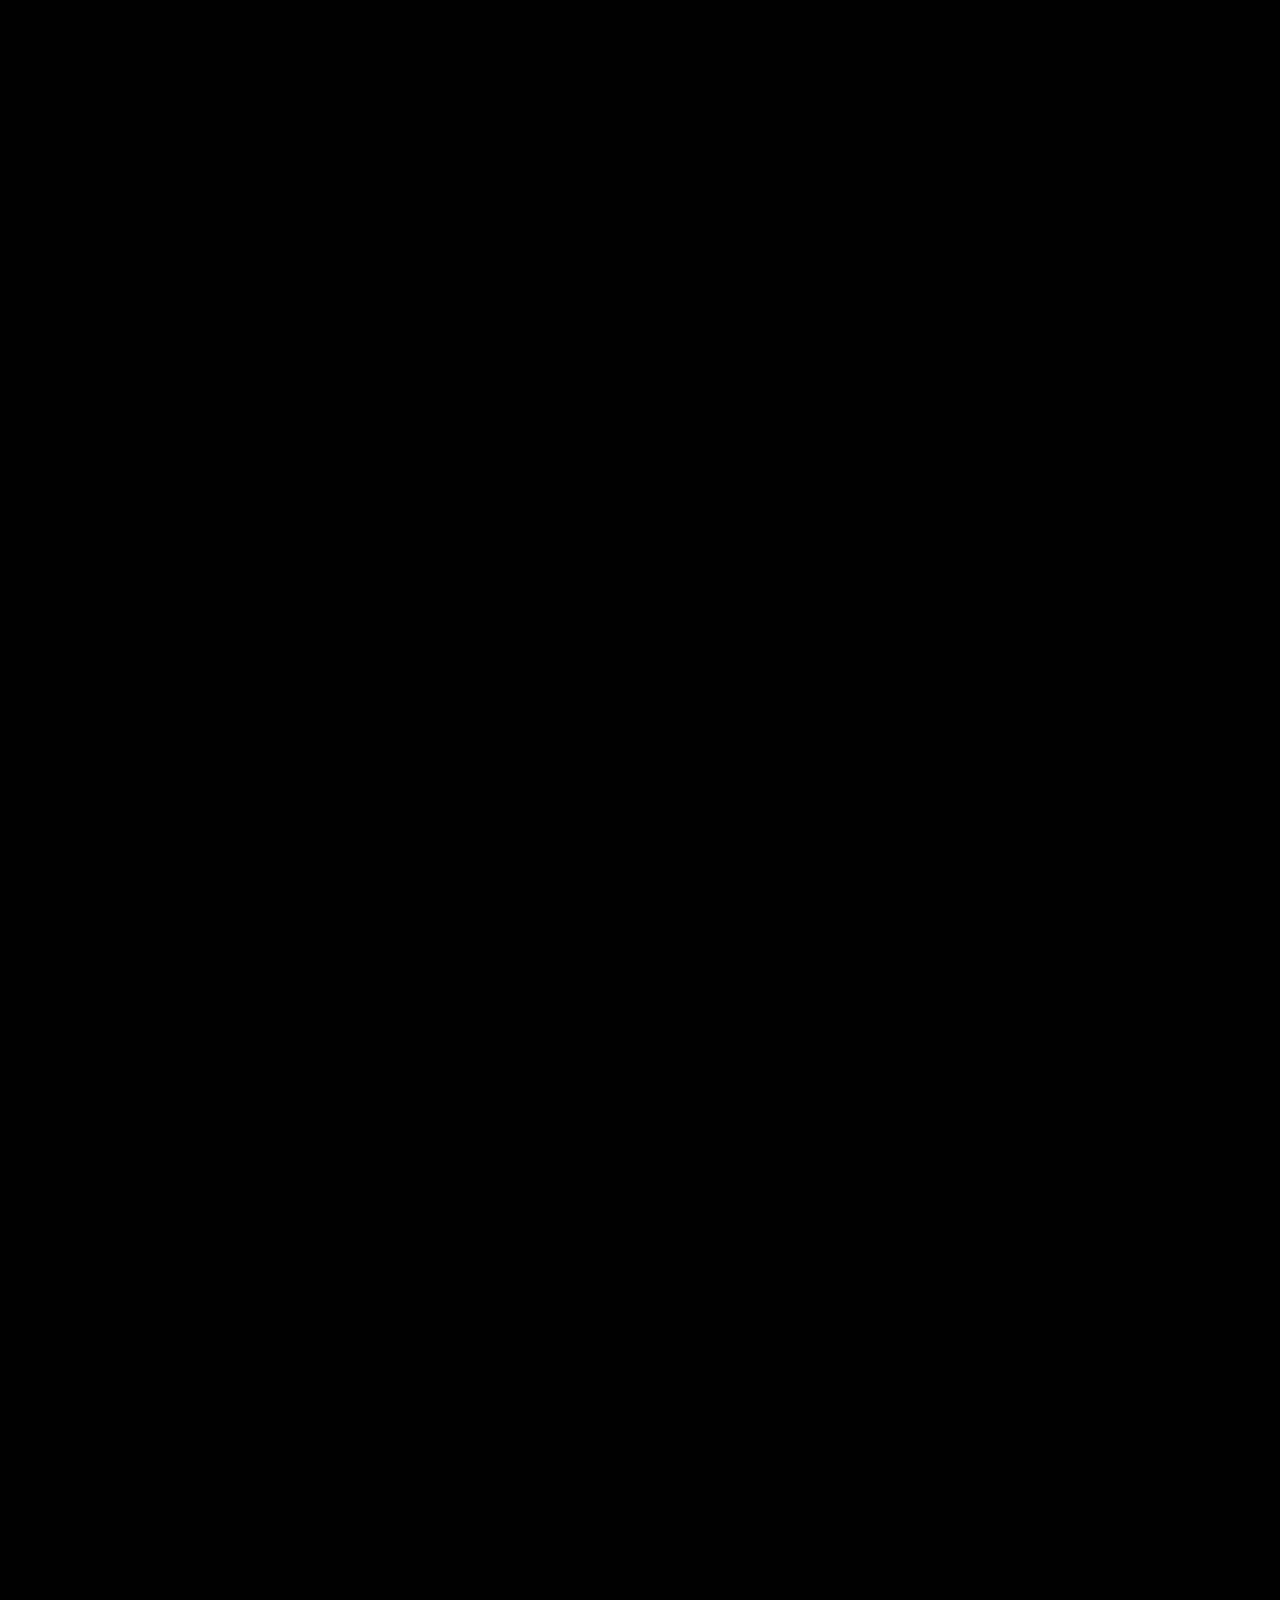
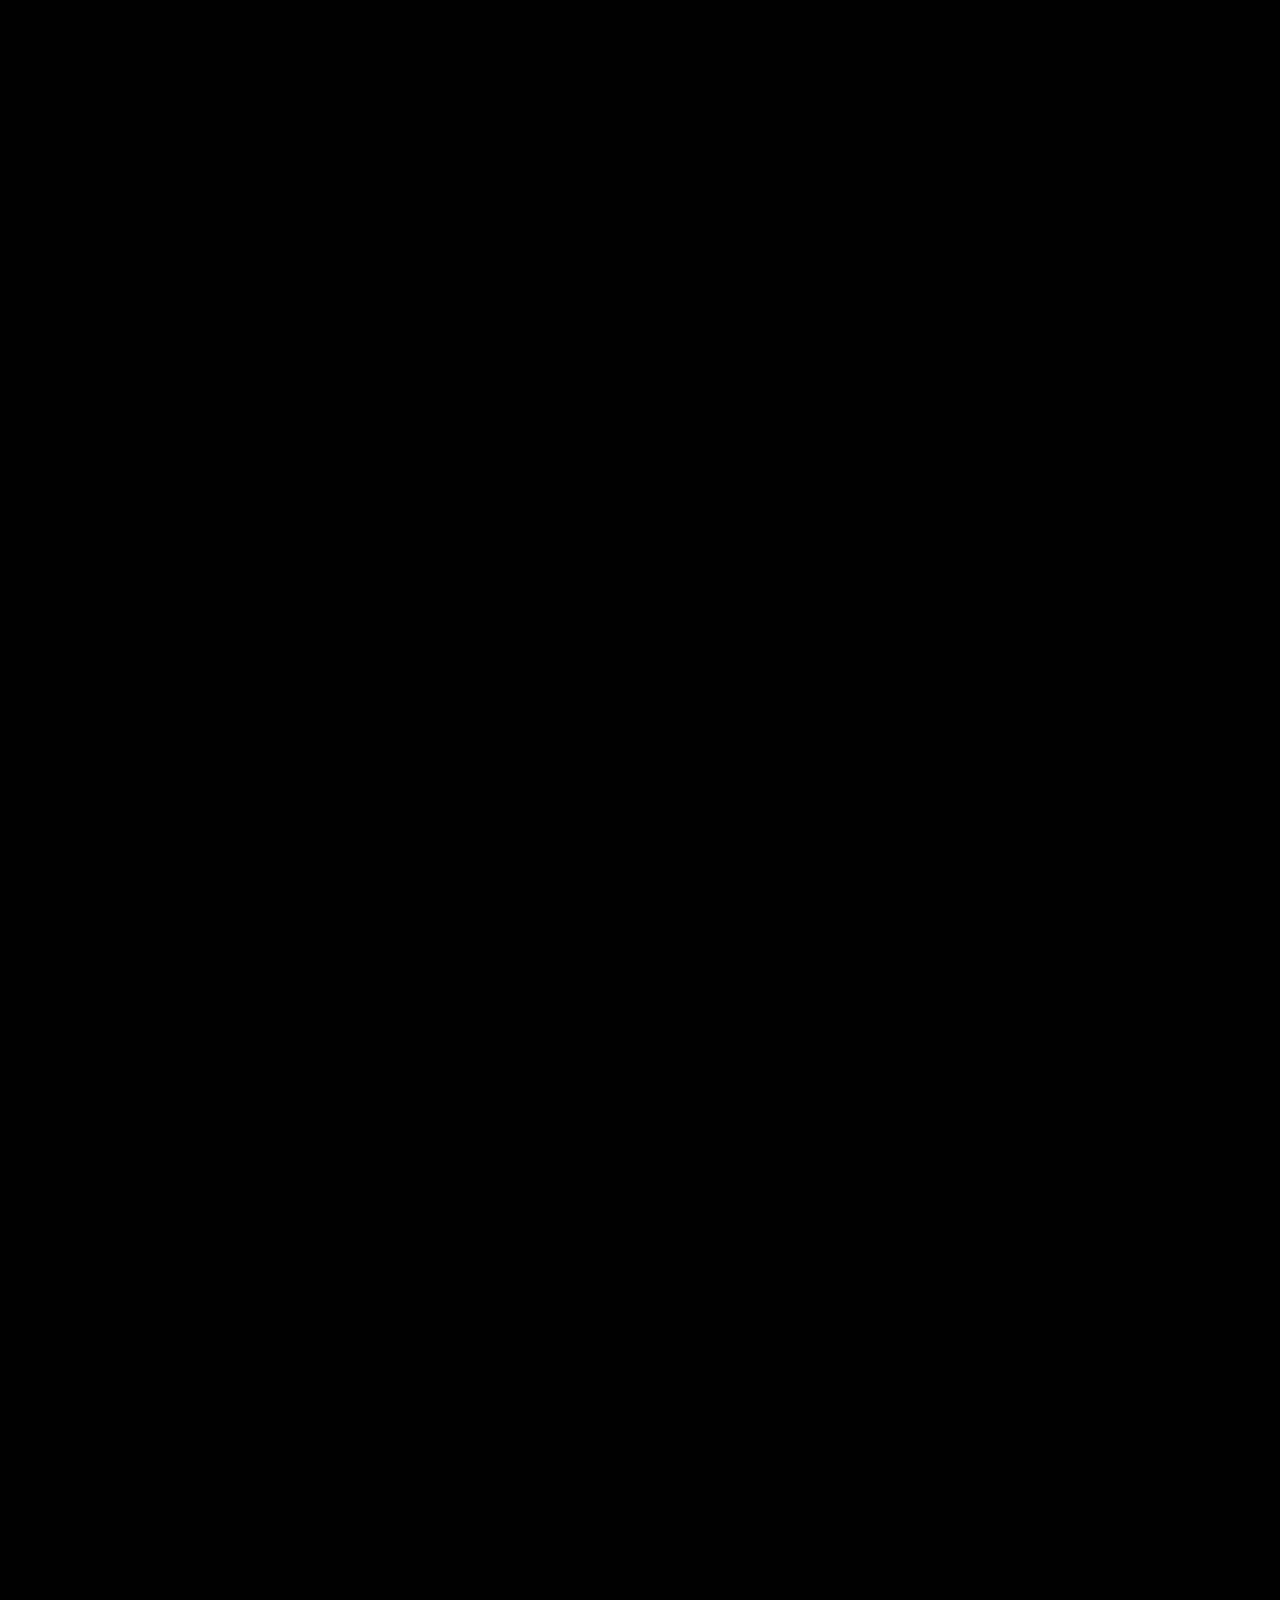
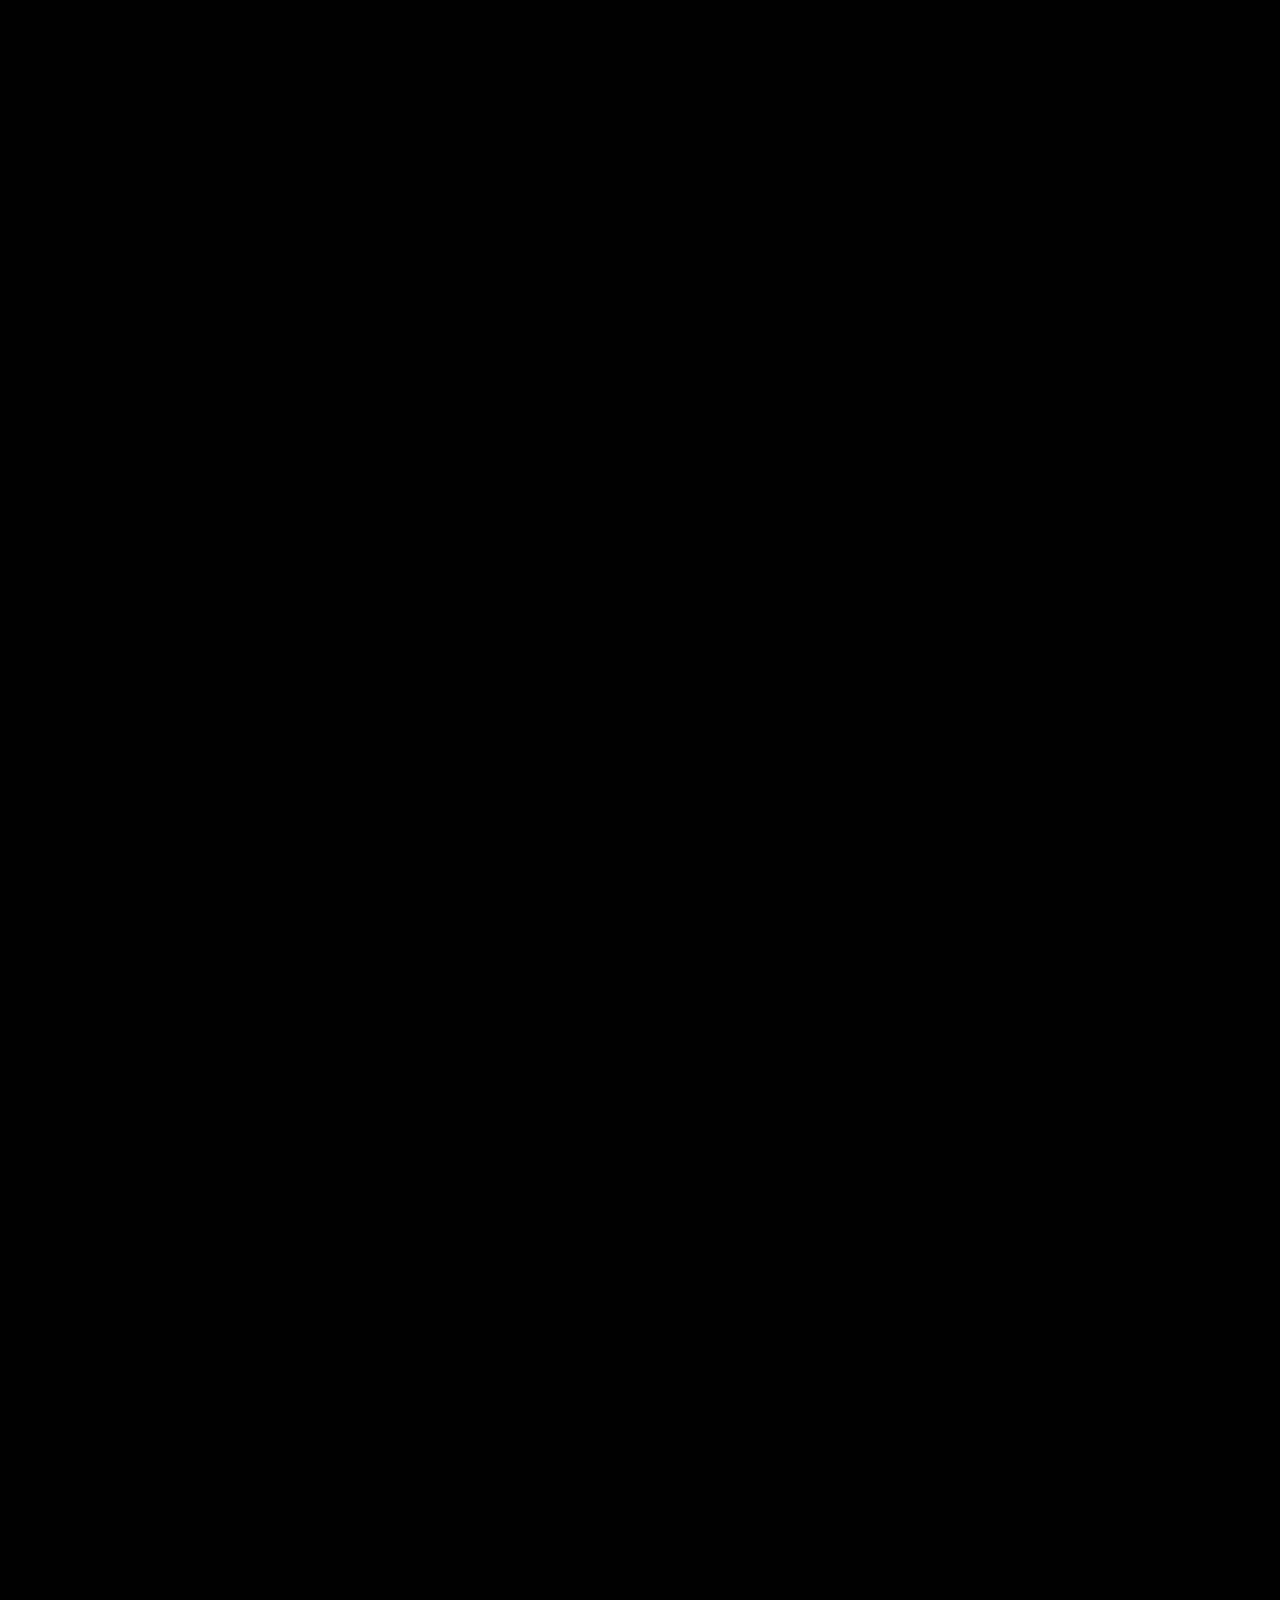
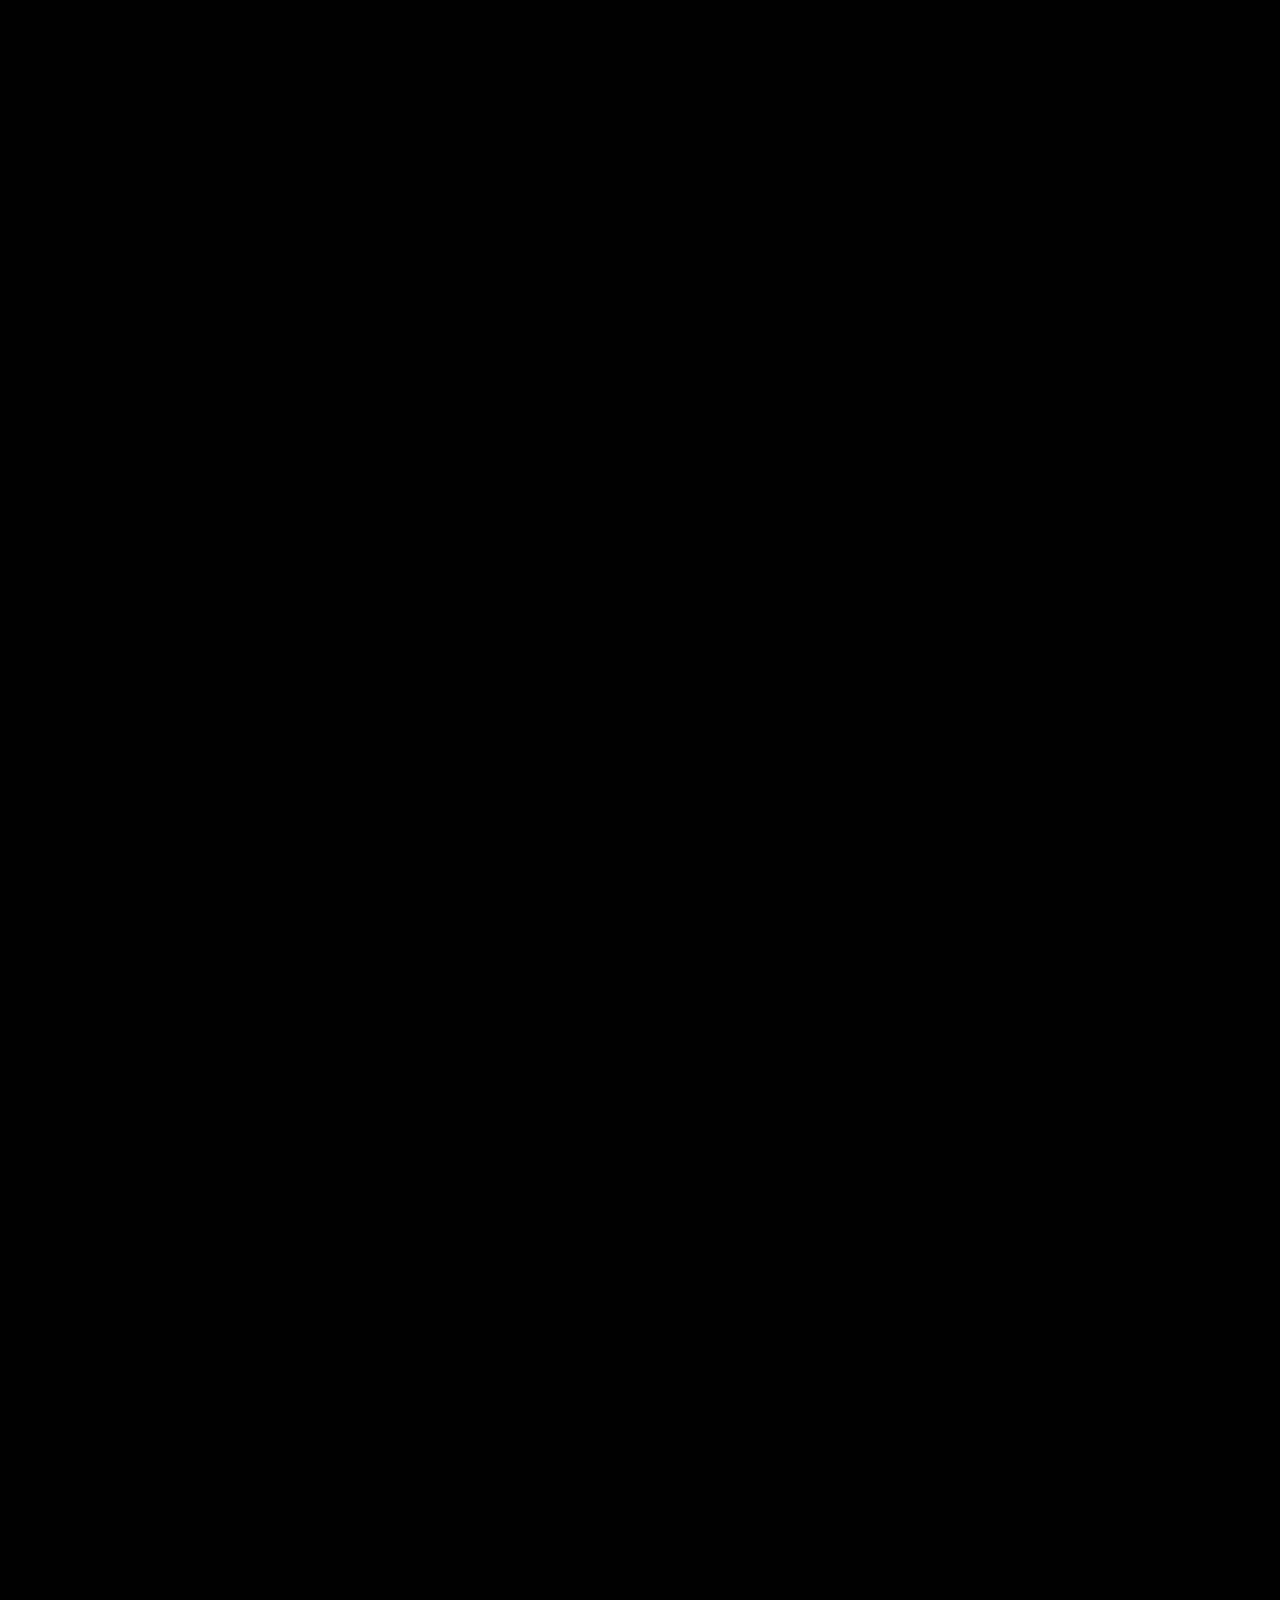
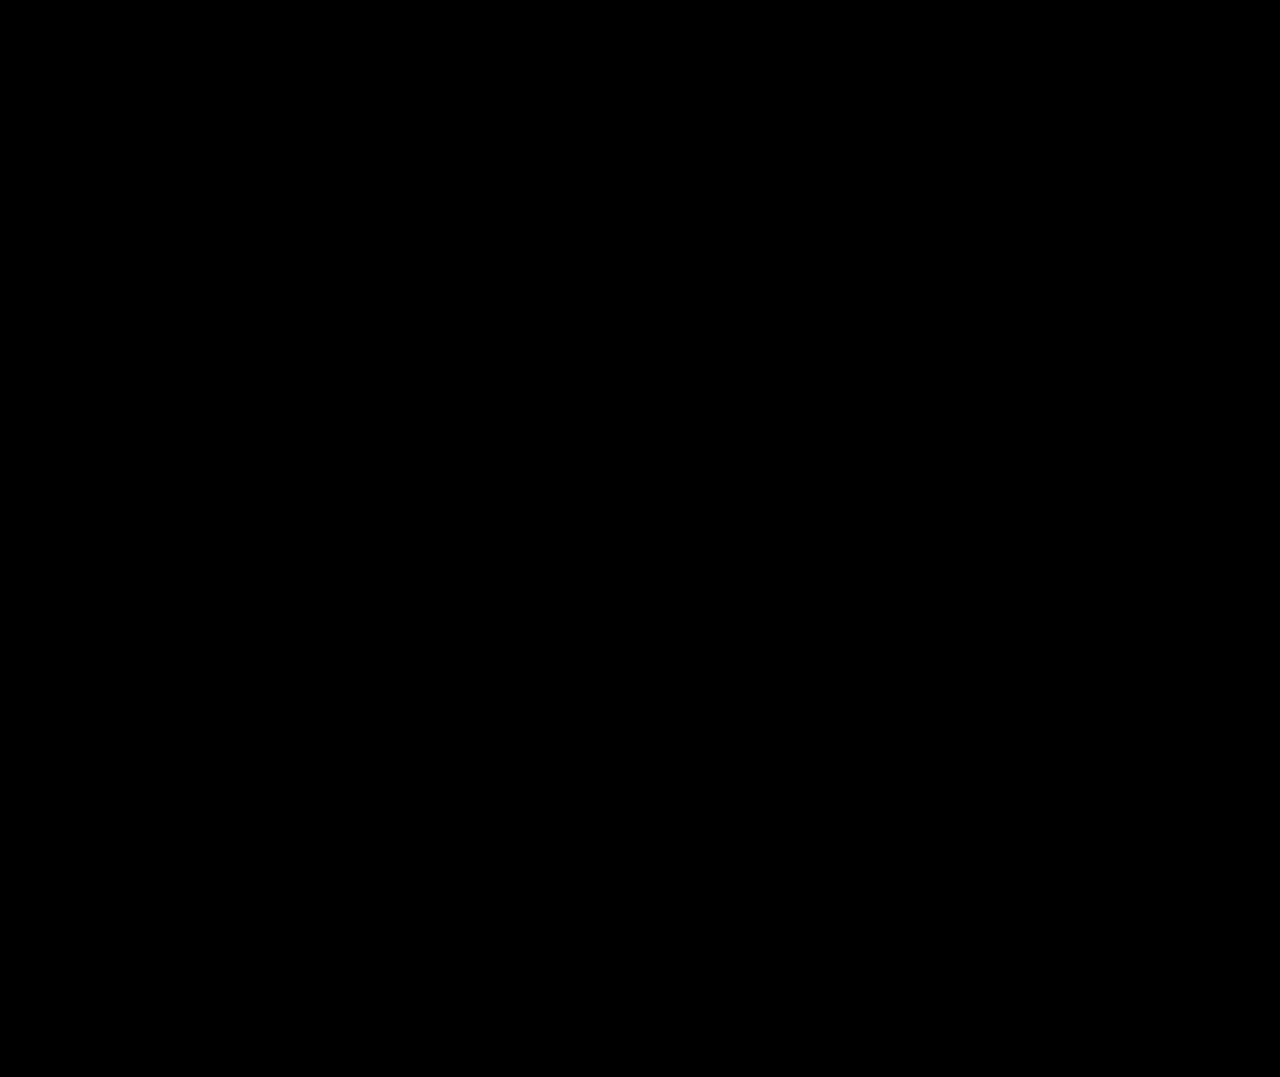
<file: navimental.html>
<!DOCTYPE html>
<html lang="en" data-theme="dark">
<head>
    <meta charset="UTF-8">
    <meta name="viewport" content="width=device-width, initial-scale=1.0">
    <title>Projects | Navimental – Mental Health Dashboard</title>
    
    <link rel="preconnect" href="https://cdn.jsdelivr.net">
    <link rel="dns-prefetch" href="https://cdn.jsdelivr.net">
    <link href="https://cdn.jsdelivr.net/npm/bootstrap@5.3.3/dist/css/bootstrap.min.css" rel="stylesheet" integrity="sha384-QWTKZyjpPEjISv5WaRU9OFeRpok6YctnYmDr5pNlyT2bRjXh0JMhjY6hW+ALEwIH" crossorigin="anonymous">
    <link rel="stylesheet" href="./css/styles.css">
    <link rel="stylesheet" href="./css/theme.css">
    <link rel="stylesheet" href="./css/page.css">
    <link rel="stylesheet" href="./css/fonts.css">
    <link rel="icon" href="/images/favicon.webp" type="image/webp"/>
    <link rel="preload" href="./fonts/Montserrat-Regular.woff2" as="font" type="font/woff2" crossorigin="anonymous">
</head>
<body class="navimental-page">
    <div class="sticky-nav">
        <nav class="navbar navbar-expand-lg bg-body-tertiary">
            <div class="navbar-container">
                <button class="navbar-toggler" type="button" data-bs-toggle="collapse" data-bs-target="#navbarNavAltMarkup" aria-controls="navbarNavAltMarkup" aria-expanded="false" aria-label="Toggle navigation">
                    <span class="navbar-toggler-icon"></span>
                </button>

                <div class="social-desktop-container">
                    <div class="social-desktop">
                        <a class="nav-link" href="https://www.linkedin.com/in/sam-treadwell-70b548272/" target="_blank">
                            <img class="social-icon linkedin" src="/svg/linkedin.svg" width="24" height="24" alt="LinkedIn"/>
                        </a>
                        <a class="nav-link" href="https://www.figma.com/@SamTreadwell" target="_blank">
                            <img class="social-icon figma" src="/svg/figma.svg" width="24" height="24" alt="Figma"/>
                        </a>
                        <a class="nav-link" href="https://github.com/treaddevs" target="_blank">
                            <img class="social-icon github" src="/svg/github.svg" width="24" height="24" alt="GitHub"/>
                        </a>
                    </div>
                </div>

                <div class="navbar-collapse" id="navbarNavAltMarkup">
                    <div class="navbar-nav">
                        <a class="nav-link" href="index.html#home" data-target="#home">Home</a>
                        <a class="nav-link" href="index.html#projects" data-target="#projects">Projects</a>
                        <a class="nav-link" href="about.html" data-target="#about">About</a>
                        <a class="nav-link" href="contact.html" data-target="#contact">Contact</a>
                        <a class="nav-link resume" href="/files/Sam-Treadwell-Resume.pdf" title="Resume">
                            <svg class="resume-icon" fill="currentColor" xmlns="http://www.w3.org/2000/svg"  viewBox="0 0 48 48" width="24px" height="24px"><path d="M 13 4 C 10.250484 4 8 6.2504839 8 9 L 8 40 C 8 42.749516 10.250484 45 13 45 L 35 45 C 37.749516 45 40 42.749516 40 40 L 40 20 A 1.0001 1.0001 0 1 0 38 20 L 38 40 C 38 41.668484 36.668484 43 35 43 L 13 43 C 11.331516 43 10 41.668484 10 40 L 10 9 C 10 7.3315161 11.331516 6 13 6 L 26.757812 6 C 26.848824 6 26.910938 6.0874954 27 6.0996094 L 27 13 C 27 15.197334 28.802666 17 31 17 L 39 17 A 1.0001 1.0001 0 0 0 39.707031 15.292969 L 29.585938 5.171875 C 28.836398 4.4210018 27.818469 4 26.757812 4 L 13 4 z M 29 7.4140625 L 36.585938 15 L 31 15 C 29.883334 15 29 14.116666 29 13 L 29 7.4140625 z M 16 24 A 1.0001 1.0001 0 1 0 16 26 L 32 26 A 1.0001 1.0001 0 1 0 32 24 L 16 24 z M 16 29 A 1.0001 1.0001 0 1 0 16 31 L 32 31 A 1.0001 1.0001 0 1 0 32 29 L 16 29 z M 16 34 A 1.0001 1.0001 0 1 0 16 36 L 26 36 A 1.0001 1.0001 0 1 0 26 34 L 16 34 z"/></svg>
                        </a>
                        <a class="nav-link" data-copy="s.treadwell11@gmail.com" title="Copy Email">
                            <svg class="email-icon" fill="currentColor" height="24px" width="24px" version="1.1" id="Capa_1" xmlns="http://www.w3.org/2000/svg" xmlns:xlink="http://www.w3.org/1999/xlink" viewBox="0 0 493.497 493.497" xml:space="preserve" stroke="currentColor">
                            <g id="SVGRepo_bgCarrier" stroke-width="0"/>
                            <g id="SVGRepo_tracerCarrier" stroke-linecap="round" stroke-linejoin="round"/>
                            <g id="SVGRepo_iconCarrier"> <path d="M444.556,85.218H48.942C21.954,85.218,0,107.171,0,134.16v225.177c0,26.988,21.954,48.942,48.942,48.942h395.613 c26.988,0,48.941-21.954,48.941-48.942V134.16C493.497,107.171,471.544,85.218,444.556,85.218z M460.87,134.16v225.177 c0,2.574-0.725,4.924-1.793,7.09L343.74,251.081l117.097-117.097C460.837,134.049,460.87,134.096,460.87,134.16z M32.628,359.336 V134.16c0-0.064,0.033-0.11,0.033-0.175l117.097,117.097L34.413,366.426C33.353,364.26,32.628,361.911,32.628,359.336z M251.784,296.902c-2.692,2.691-7.378,2.691-10.07,0L62.667,117.846h368.172L251.784,296.902z M172.827,274.152l45.818,45.819 c7.512,7.511,17.493,11.645,28.104,11.645c10.61,0,20.592-4.134,28.104-11.645l45.82-45.819l101.49,101.499H71.327L172.827,274.152z "/> </g>
                            </svg>
                        </a>
                        <div id="toast" class="toast"></div>
                    </div>

                    <div class="social-mobile">
                        <a class="nav-link" href="https://www.linkedin.com/in/sam-treadwell-70b548272/" target="_blank">
                            <img class="social-icon linkedin" src="/svg/linkedin.svg" width="24" height="24" alt="LinkedIn"/>
                        </a>
                        <a class="nav-link" href="https://www.figma.com/@SamTreadwell" target="_blank">
                            <img class="social-icon figma" src="/svg/figma.svg" width="24" height="24" alt="Figma"/>
                        </a>
                        <a class="nav-link" href="https://github.com/treaddevs" target="_blank">
                            <img class="social-icon github" src="/svg/github.svg" width="24" height="24" alt="GitHub"/>
                        </a>
                    </div>
                </div>

                <div class="theme-toggle-container">
                    <button id="theme-toggle" class="btn-reset theme-toggle icon-button" title="Toggles light & dark" aria-label="auto" aria-live="polite">
                        <svg class="sun-and-moon" aria-hidden="true" width="24" height="24" viewBox="0 0 24 24">
                            <mask class="moon" id="moon-mask" maskUnits="userSpaceOnUse" maskContentUnits="userSpaceOnUse" mask-type="luminance">
                            <rect x="0" y="0" width="100%" height="100%" fill="white"/>
                            <circle class="mask-circle" cx="18" cy="10" r="6" fill="black"/>
                            </mask>
                            <circle class="sun" cx="12" cy="12" r="6" fill="currentColor"/>
                            <g class="sun-beams" stroke="currentColor">
                            <line x1="12" y1="1" x2="12" y2="3"/>
                            <line x1="12" y1="21" x2="12" y2="23"/>
                            <line x1="4.22" y1="4.22" x2="5.64" y2="5.64"/>
                            <line x1="18.36" y1="18.36" x2="19.78" y2="19.78"/>
                            <line x1="1" y1="12" x2="3" y2="12"/>
                            <line x1="21" y1="12" x2="23" y2="12"/>
                            <line x1="4.22" y1="19.78" x2="5.64" y2="18.36"/>
                            <line x1="18.36" y1="5.64" x2="19.78" y2="4.22"/>
                            </g>
                        </svg>
                    </button>
                </div>
            </div>
        </nav>
    </div>
    
    <div class="home" id="home">
        <div class="hero-container"></div>
        <div class="hero" alt="background gradient" alt="Background gradient color"></div>
    </div>

    <div class="page-body">
        <div class="container"></div>
        <section class="back-container">
            <a href="index.html#projects" class="back-btn">← Back to projects</a>
        </section>
    </div>

    <div class="divider"></div>
    
    <div class="project-footer">
        <div class="footer-top">
            <div class="left-footer">
                <h2>Let's make it<br>happen!</h2>
                <div class="footer-cta-buttons">
                    <a class="footer-cta-btn-1" href="contact.html" data-target="#projects">Message me</a>
                    <a class="footer-cta-btn-2" href="https://calendar.app.google/mHmn5qZxF3LPCuDVA">Book a call</a>
                </div>
            </div>
            <div class="right-footer">
                <div class="navigate">
                    <h2 class="navigate-title">NAVIGATE</h2>
                    <div class="navigate-list">
                        <img class="asterisk" src="/images/asterisk.webp" alt="Asterisk">
                        <a class="navigate-item" href="index.html#home" data-target="index.html#home">Home</a>
                    </div>
                    <div class="navigate-list">
                        <img class="asterisk" src="/images/asterisk.webp" alt="Asterisk">
                        <a class="navigate-item" href="index.html#projects" data-target="index.html#projects">Projects</a>
                    </div>
                    <div class="navigate-list">
                        <img class="asterisk" src="/images/asterisk.webp" alt="Asterisk">
                        <a class="navigate-item" href="about.html" data-target="#about">About</a>
                    </div>
                    <div class="navigate-list">
                        <img class="asterisk" src="/images/asterisk.webp" alt="Asterisk">
                        <a class="navigate-item" href="contact.html" data-target="#contact">Contact</a>
                    </div>
                </div>
                <div class="resources">
                    <h2>RESOURCES</h2>
                    <div class="resources-list">
                        <img class="asterisk" src="/images/asterisk.webp" alt="Asterisk">
                        <a class="resources-item" data-copy="s.treadwell11@gmail.com">
                            Email 
                            <a class="copy-icon" data-copy="s.treadwell11@gmail.com" title="Copy Email">
                                <svg version="1.1" id="Layer_1" xmlns="http://www.w3.org/2000/svg" xmlns:xlink="http://www.w3.org/1999/xlink" x="0px" y="0px" viewBox="0 0 115.77 122.88" style="enable-background:new 0 0 115.77 122.88" xml:space="preserve"><style type="text/css">.st0{fill-rule:evenodd;clip-rule:evenodd;}</style><g><path class="st0" d="M89.62,13.96v7.73h12.19h0.01v0.02c3.85,0.01,7.34,1.57,9.86,4.1c2.5,2.51,4.06,5.98,4.07,9.82h0.02v0.02 v73.27v0.01h-0.02c-0.01,3.84-1.57,7.33-4.1,9.86c-2.51,2.5-5.98,4.06-9.82,4.07v0.02h-0.02h-61.7H40.1v-0.02 c-3.84-0.01-7.34-1.57-9.86-4.1c-2.5-2.51-4.06-5.98-4.07-9.82h-0.02v-0.02V92.51H13.96h-0.01v-0.02c-3.84-0.01-7.34-1.57-9.86-4.1 c-2.5-2.51-4.06-5.98-4.07-9.82H0v-0.02V13.96v-0.01h0.02c0.01-3.85,1.58-7.34,4.1-9.86c2.51-2.5,5.98-4.06,9.82-4.07V0h0.02h61.7 h0.01v0.02c3.85,0.01,7.34,1.57,9.86,4.1c2.5,2.51,4.06,5.98,4.07,9.82h0.02V13.96L89.62,13.96z M79.04,21.69v-7.73v-0.02h0.02 c0-0.91-0.39-1.75-1.01-2.37c-0.61-0.61-1.46-1-2.37-1v0.02h-0.01h-61.7h-0.02v-0.02c-0.91,0-1.75,0.39-2.37,1.01 c-0.61,0.61-1,1.46-1,2.37h0.02v0.01v64.59v0.02h-0.02c0,0.91,0.39,1.75,1.01,2.37c0.61,0.61,1.46,1,2.37,1v-0.02h0.01h12.19V35.65 v-0.01h0.02c0.01-3.85,1.58-7.34,4.1-9.86c2.51-2.5,5.98-4.06,9.82-4.07v-0.02h0.02H79.04L79.04,21.69z M105.18,108.92V35.65v-0.02 h0.02c0-0.91-0.39-1.75-1.01-2.37c-0.61-0.61-1.46-1-2.37-1v0.02h-0.01h-61.7h-0.02v-0.02c-0.91,0-1.75,0.39-2.37,1.01 c-0.61,0.61-1,1.46-1,2.37h0.02v0.01v73.27v0.02h-0.02c0,0.91,0.39,1.75,1.01,2.37c0.61,0.61,1.46,1,2.37,1v-0.02h0.01h61.7h0.02 v0.02c0.91,0,1.75-0.39,2.37-1.01c0.61-0.61,1-1.46,1-2.37h-0.02V108.92L105.18,108.92z"/></g></svg>
                            </a>
                        </a>
                    </div>
                    <div id="toast" class="toast"></div>
                    <div class="resources-list">
                        <img class="asterisk" src="/images/asterisk.webp" alt="Asterisk">
                        <a class="resources-item" href="/files/Sam-Treadwell-Resume.pdf" target="_blank" title="Resume">
                            Resume
                            <a class="new-window-icon" href="/files/Sam-Treadwell-Resume.pdf" target="_blank" title="New window">
                                <svg width="24px" height="24px" viewBox="0 0 24 24" fill="none" xmlns="http://www.w3.org/2000/svg">
                                    <path d="M5 12V6C5 5.44772 5.44772 5 6 5H18C18.5523 5 19 5.44772 19 6V18C19 18.5523 18.5523 19 18 19H12M8.11111 12H12M12 12V15.8889M12 12L5 19" stroke="#464455" stroke-linecap="round" stroke-linejoin="round"/>
                                </svg>
                            </a>
                        </a>
                    </div>
                    <div class="resources-list">
                        <img class="asterisk" src="/images/asterisk.webp" alt="Asterisk">
                        <a class="resources-item" href="/files/Tech-Stack-&-AI-Native-Product-Workflow.pdf" target="_blank" title="Tech Stack & AI-Native Product Workflow">
                            Tech Stack
                            <a class="new-window-icon" href="/files/Tech-Stack-&-AI-Native-Product-Workflow.pdf" target="_blank" title="New window">
                                <svg width="24px" height="24px" viewBox="0 0 24 24" fill="none" xmlns="http://www.w3.org/2000/svg">
                                    <path d="M5 12V6C5 5.44772 5.44772 5 6 5H18C18.5523 5 19 5.44772 19 6V18C19 18.5523 18.5523 19 18 19H12M8.11111 12H12M12 12V15.8889M12 12L5 19" stroke="#464455" stroke-linecap="round" stroke-linejoin="round"/>
                                </svg>
                            </a>
                        </a>
                    </div>
                </div>
            </div>
        </div>

        <div class="footer-divider"></div>

        <div class="footer-bottom">
            <div class="footer-bottom-left">
                <p class="all-rights-reserved">ALL RIGHTS RESERVED.</p>
                <p class="copyright-name">&copy; <span id="current-year"></span> Sam Treadwell</p>
            </div>
            <div class="footer-bottom-right">
                <div class="local-time-container">
                    <h2>LOCAL TIME</h2>
                    <div class="local-time">
                        <img class="asterisk" src="/images/asterisk.webp" alt="Asterisk">
                        <span id="current-time"></span>
                    </div>
                </div>
                <div class="scroll-up">
                    <a href="#home" data-target="#home">
                        <img class="scroll-up-arrow" src="/images/scroll-up-arrow.webp" alt="Scroll up arrow"> 
                    </a>
                </div>
            </div>
        </div>
    </div>

    <script>
        document.addEventListener("DOMContentLoaded", () => {
            const currentTheme = localStorage.getItem("theme") || "dark";
            document.documentElement.classList.add(`${currentTheme}-mode`)
        });
    </script>

    <script src="https://cdn.jsdelivr.net/npm/bootstrap@5.3.3/dist/js/bootstrap.bundle.min.js"></script>
    <script type="module" src="/js/index.js" defer></script>
    <script type="module" src="/js/theme.js" defer></script>
    <script type="module" src="/js/page.js" defer></script>
  </body>
</html>
</file>
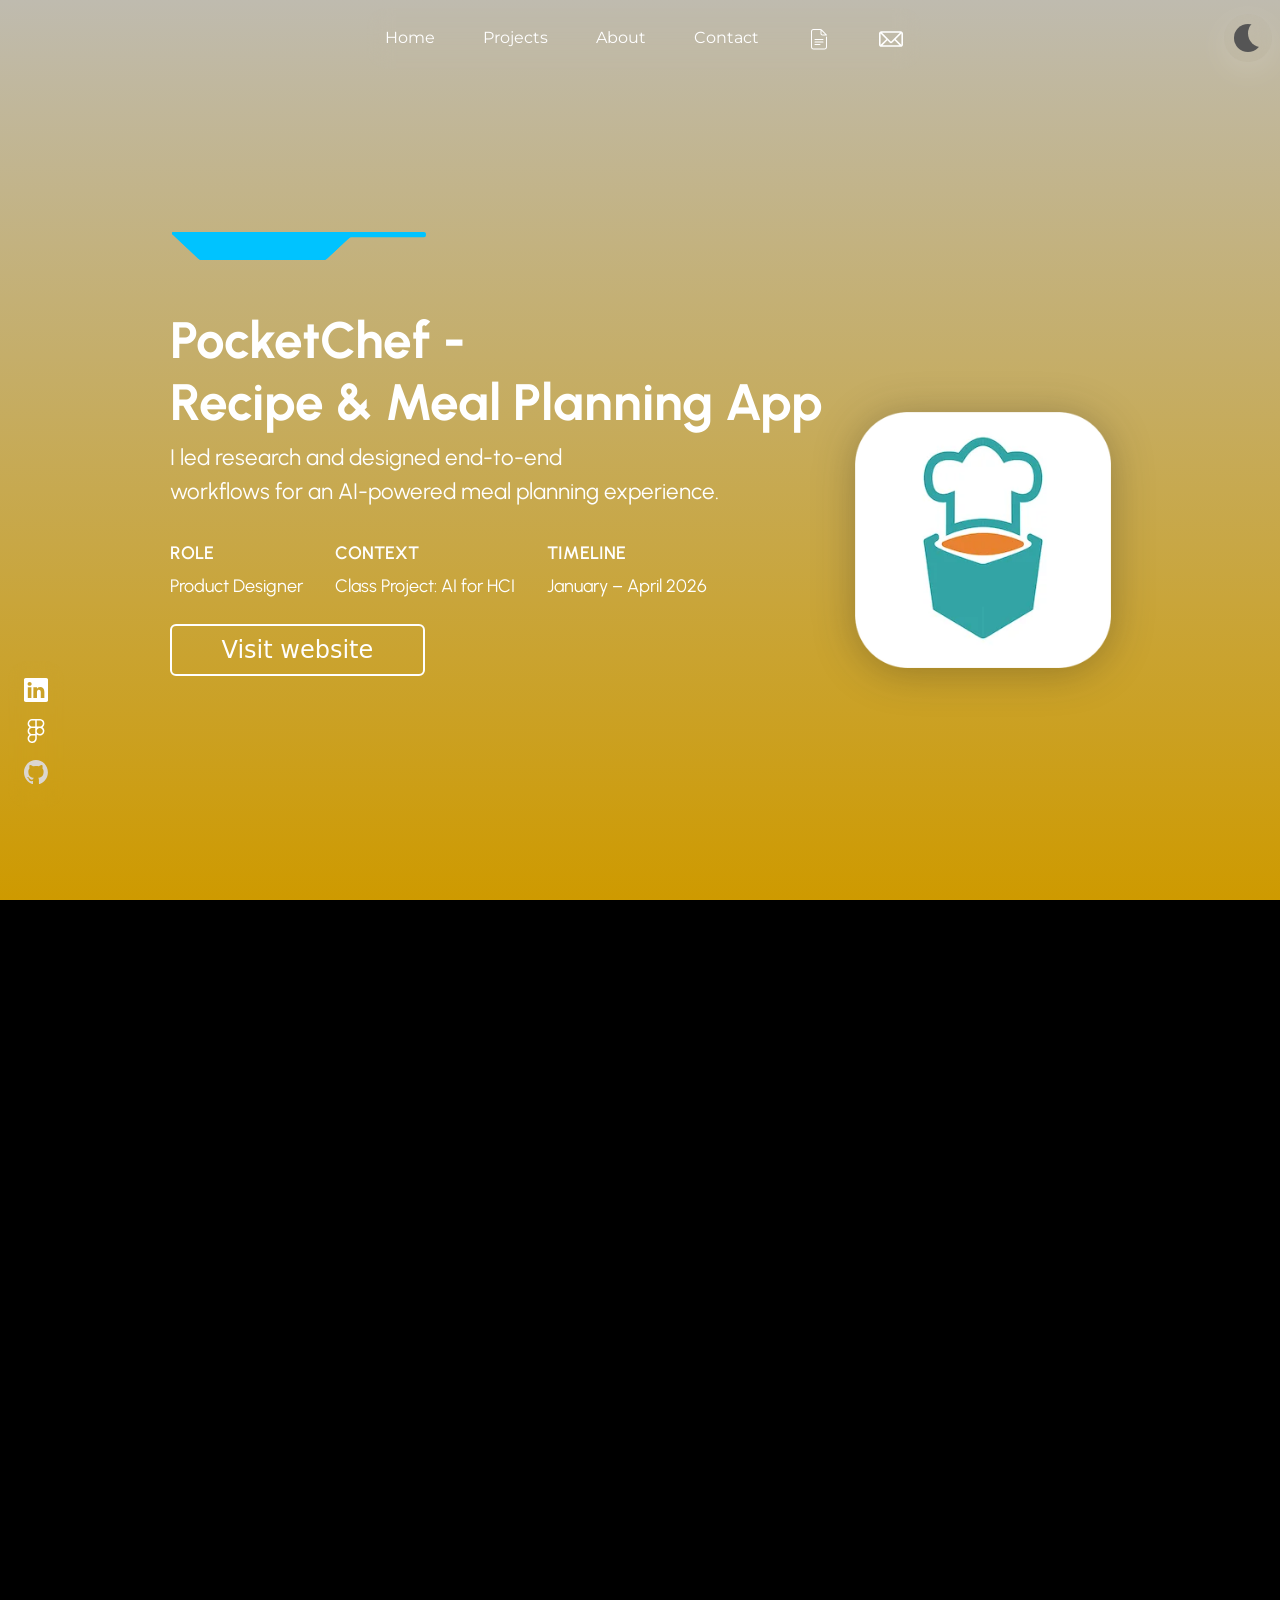
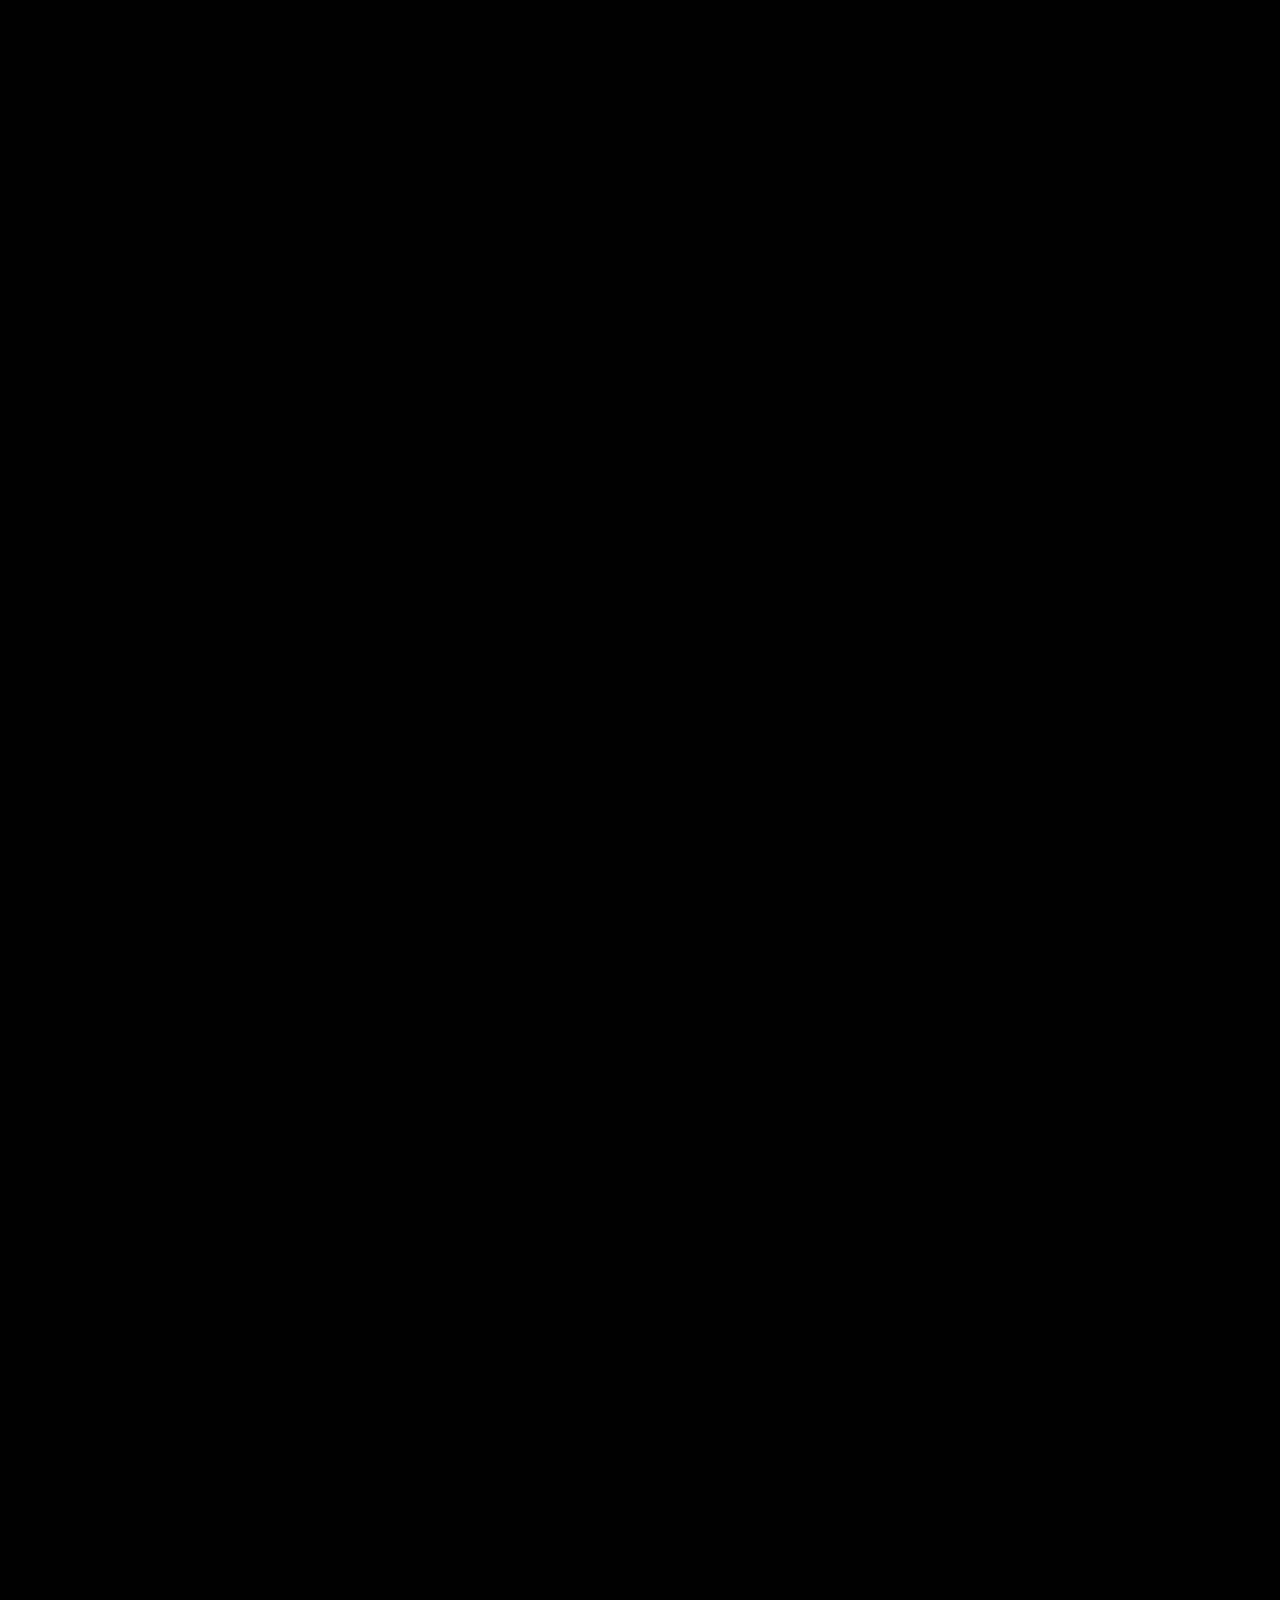
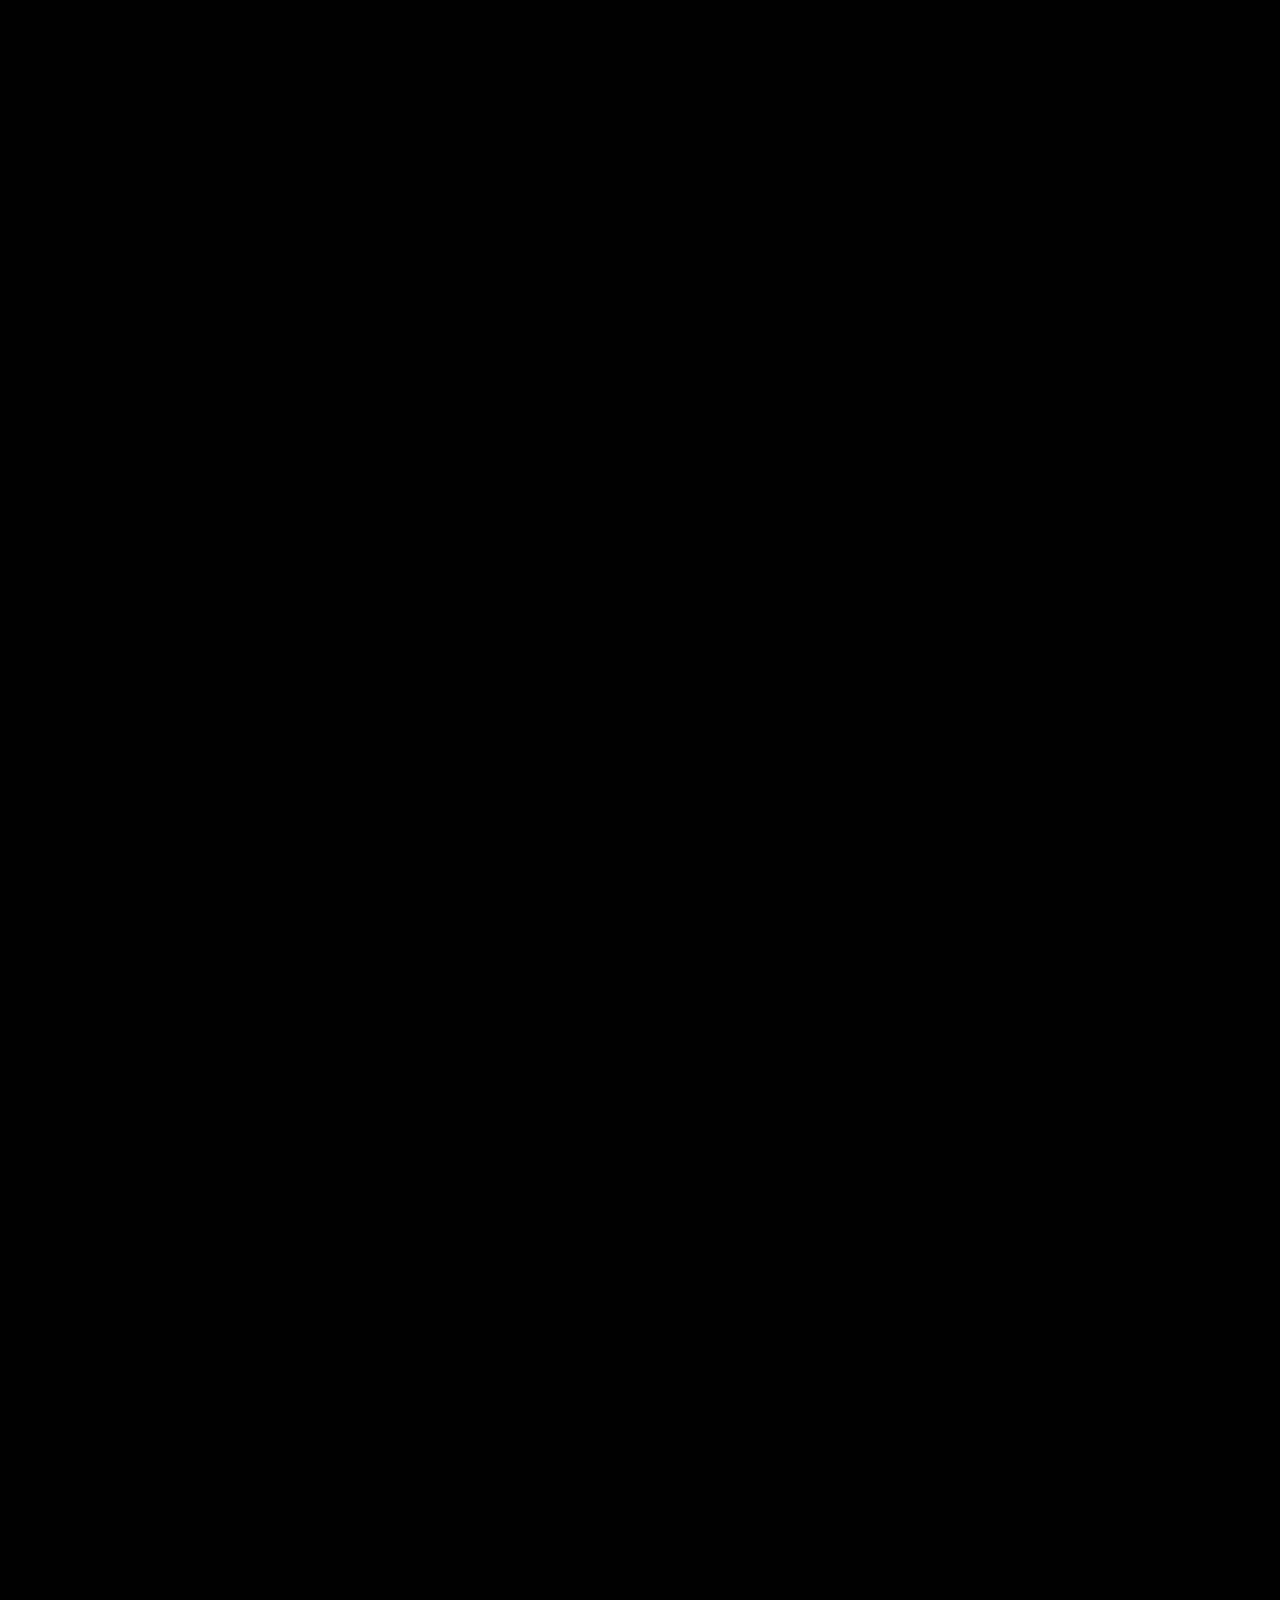
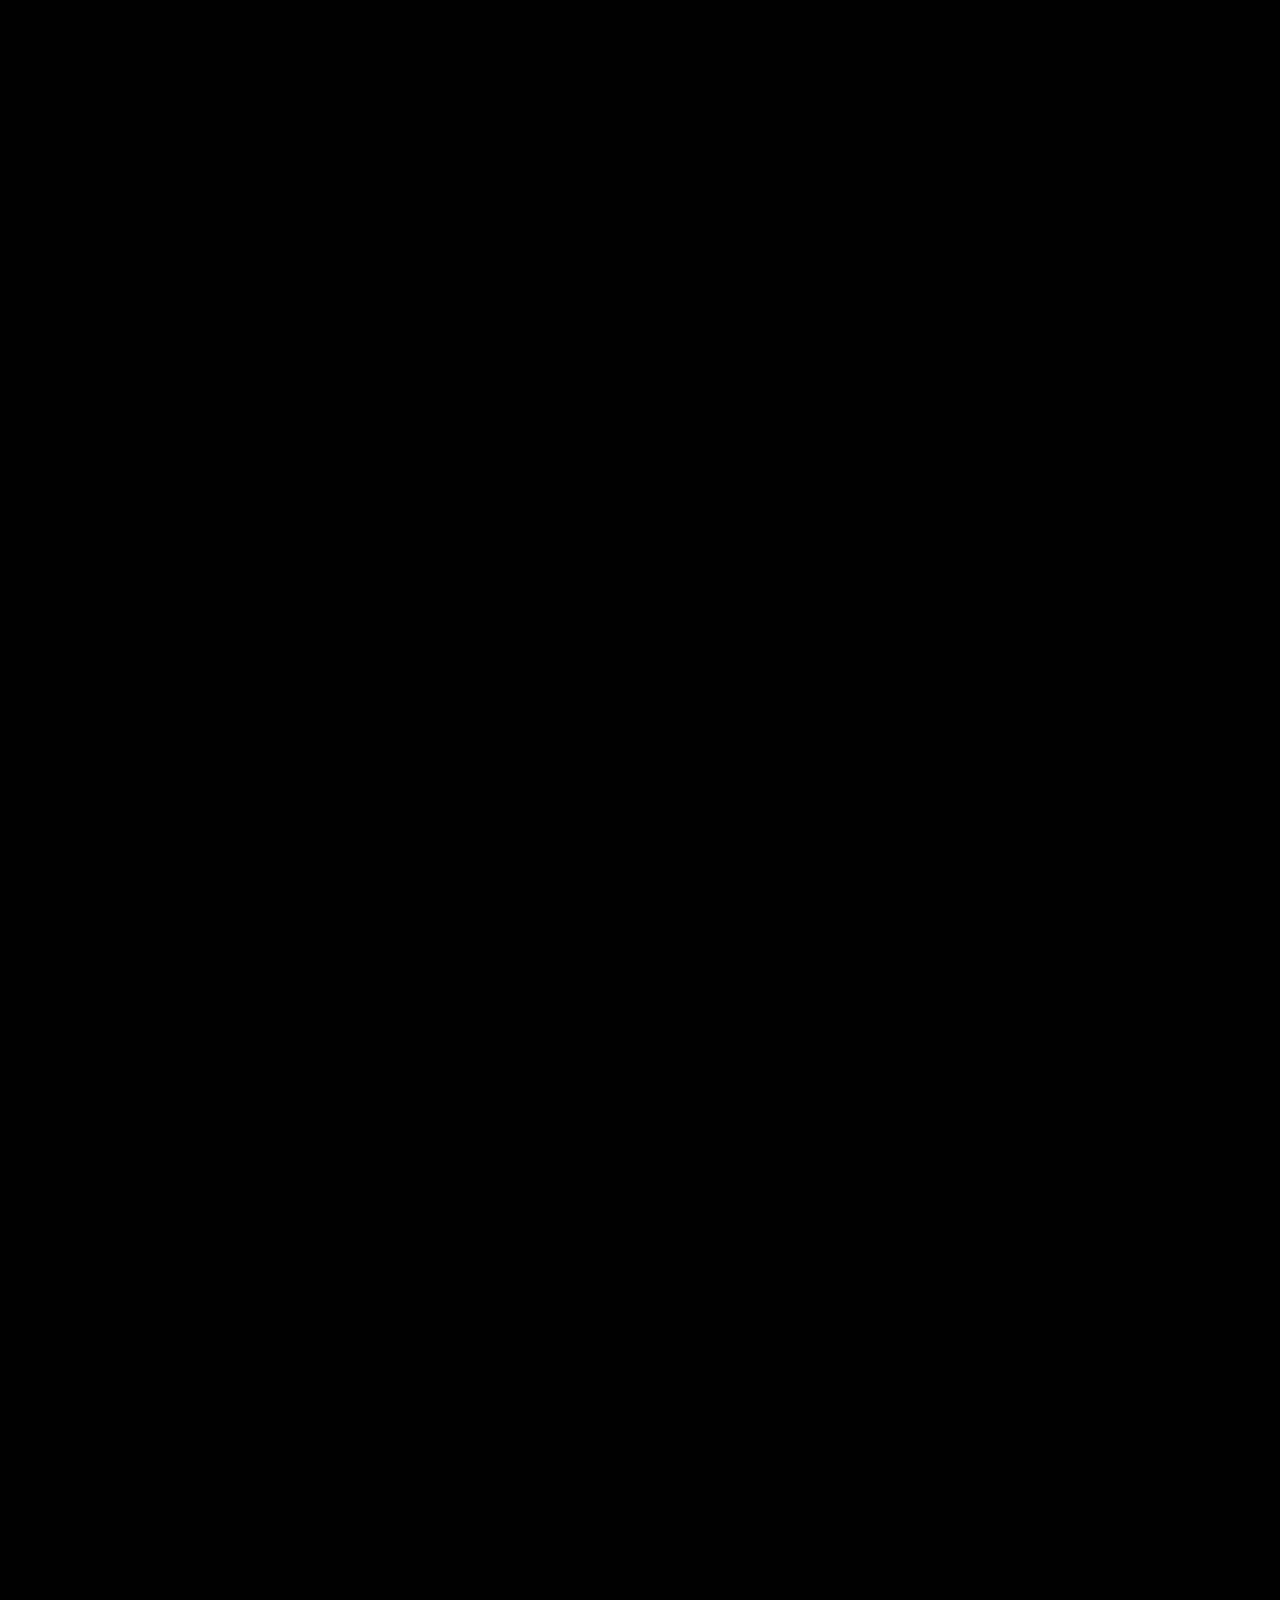
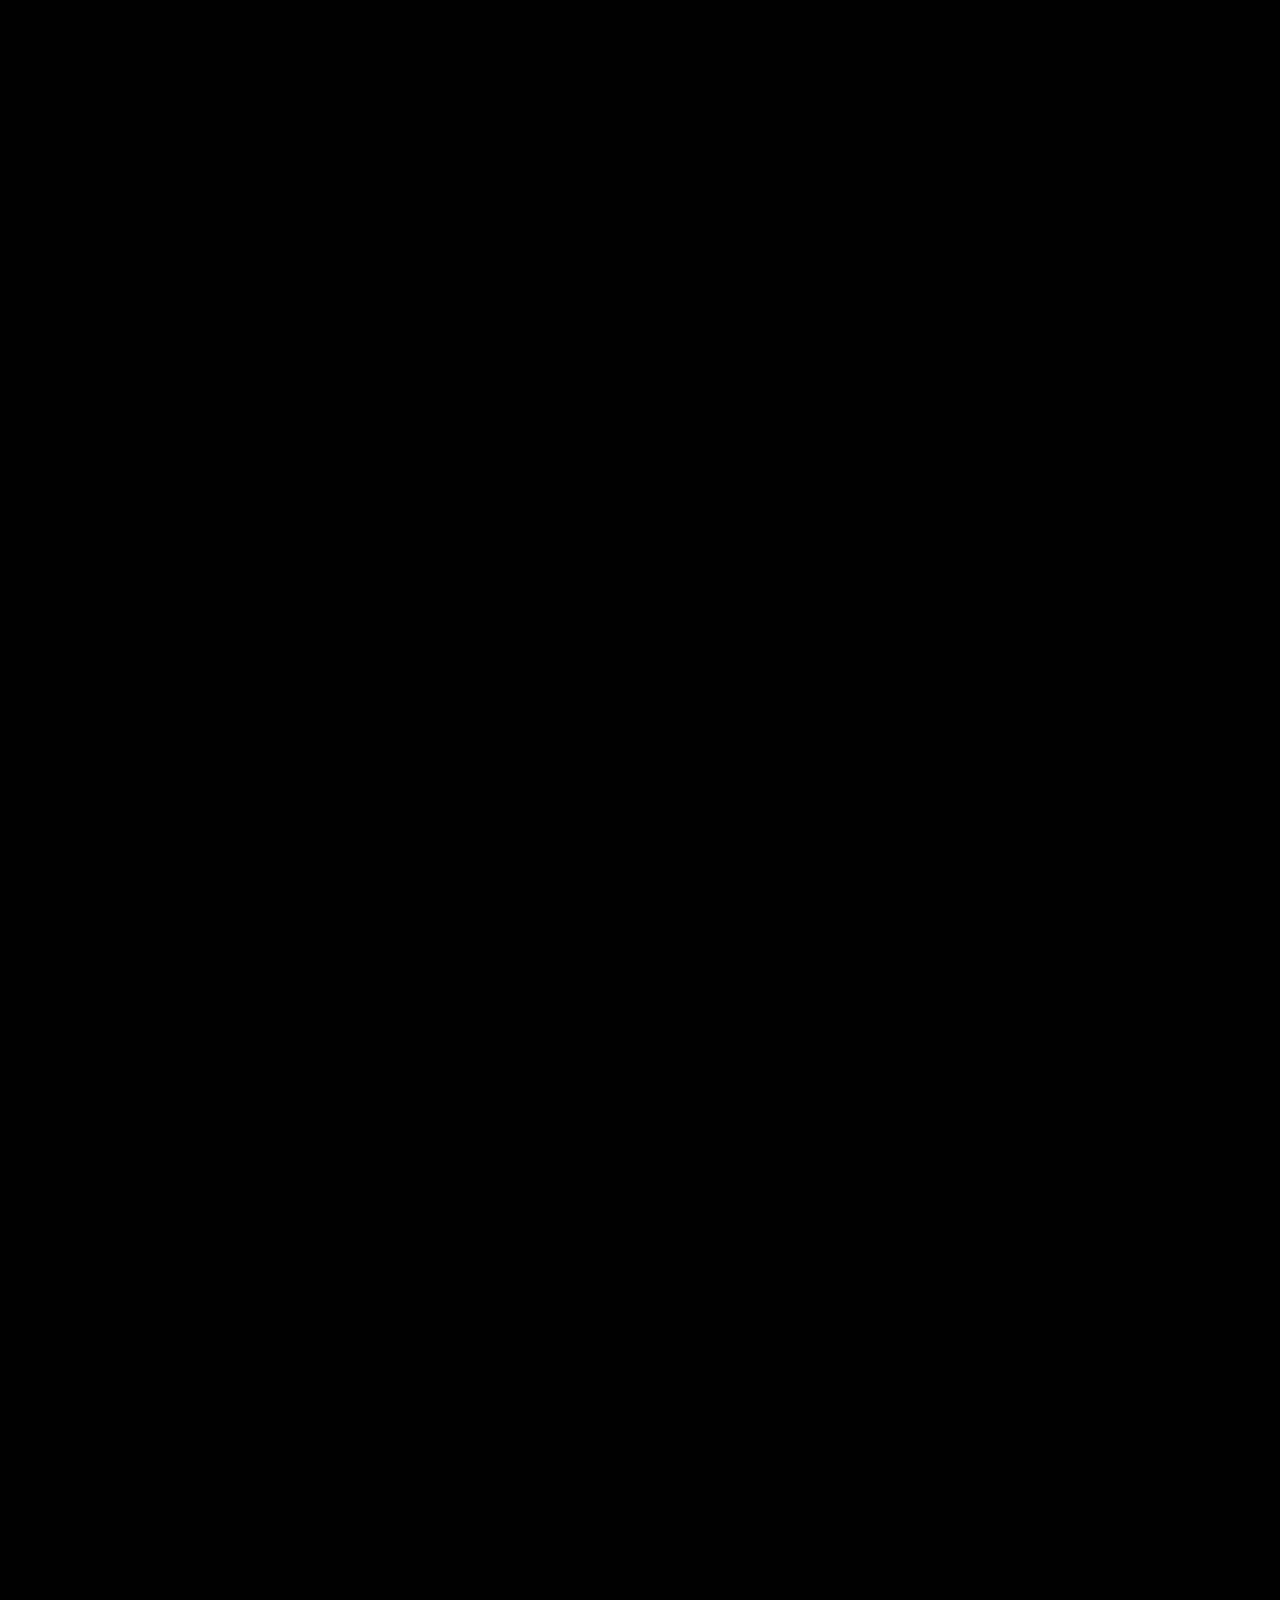
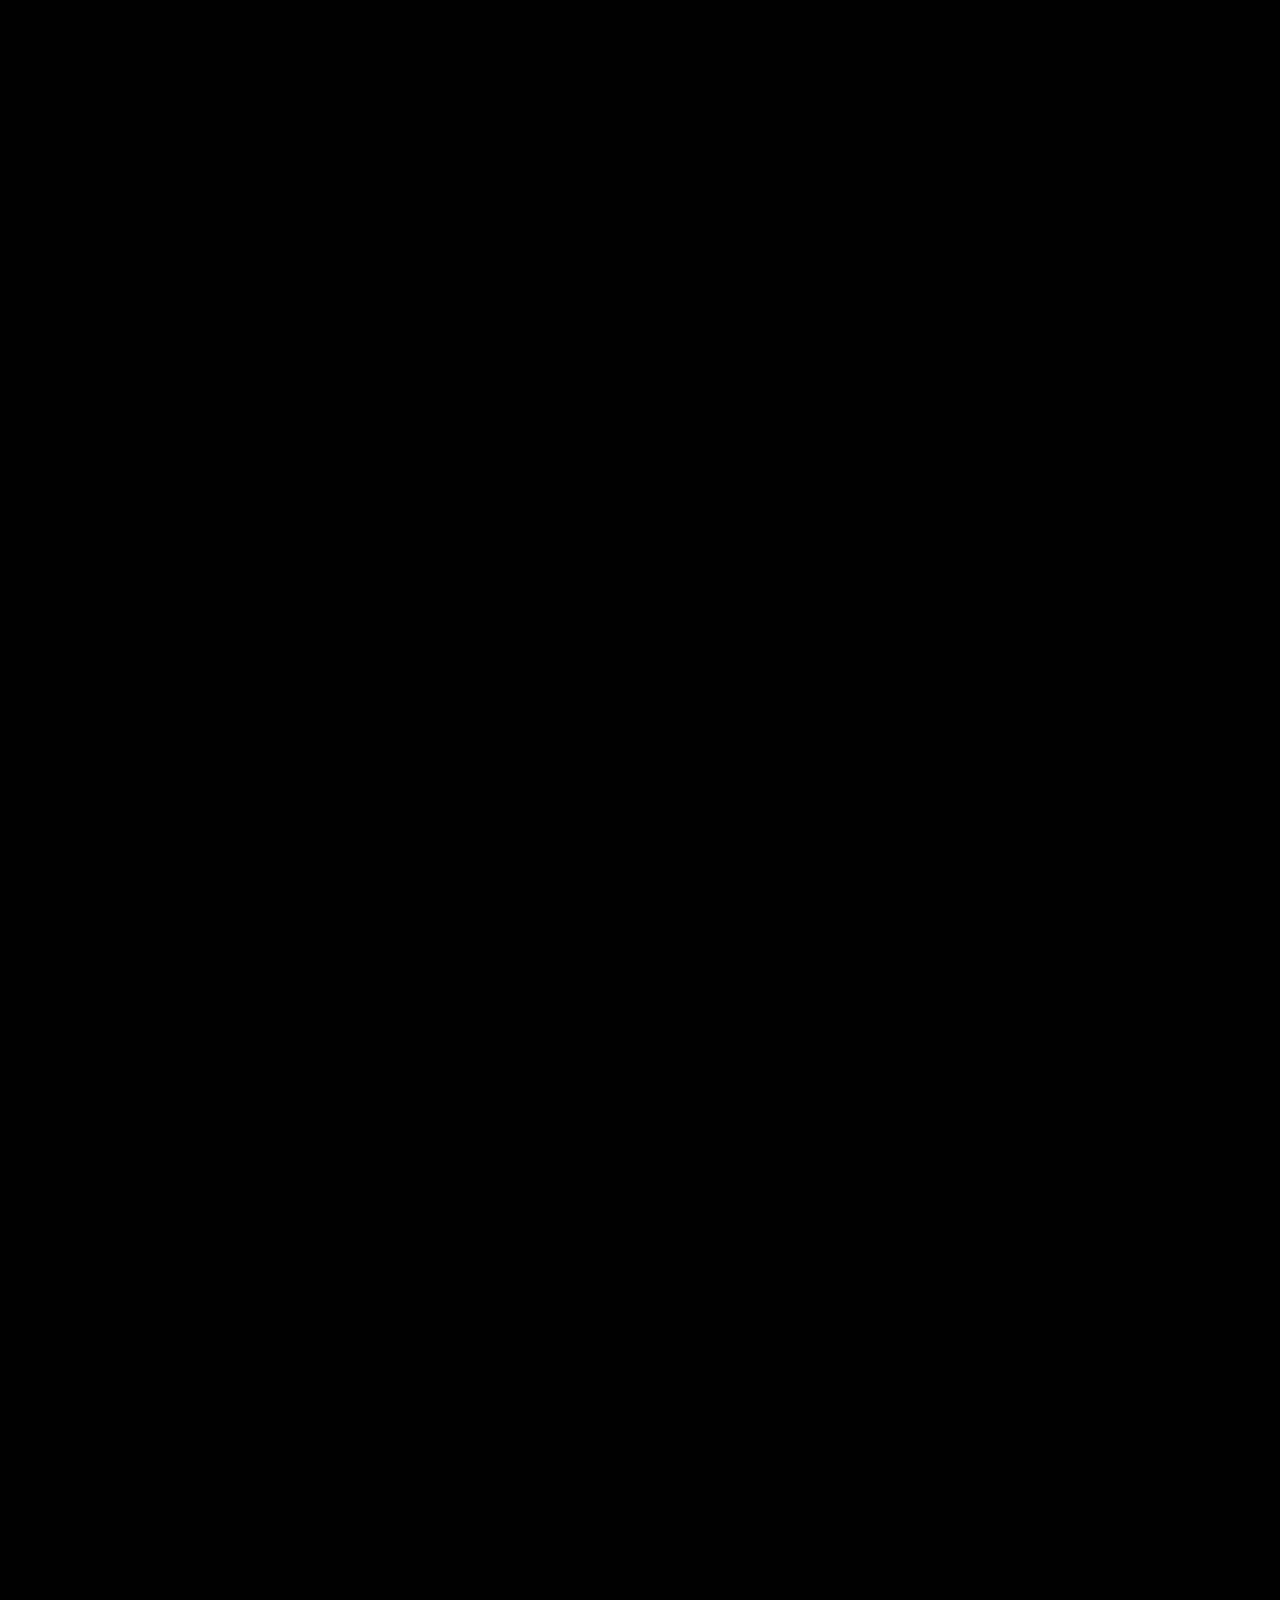
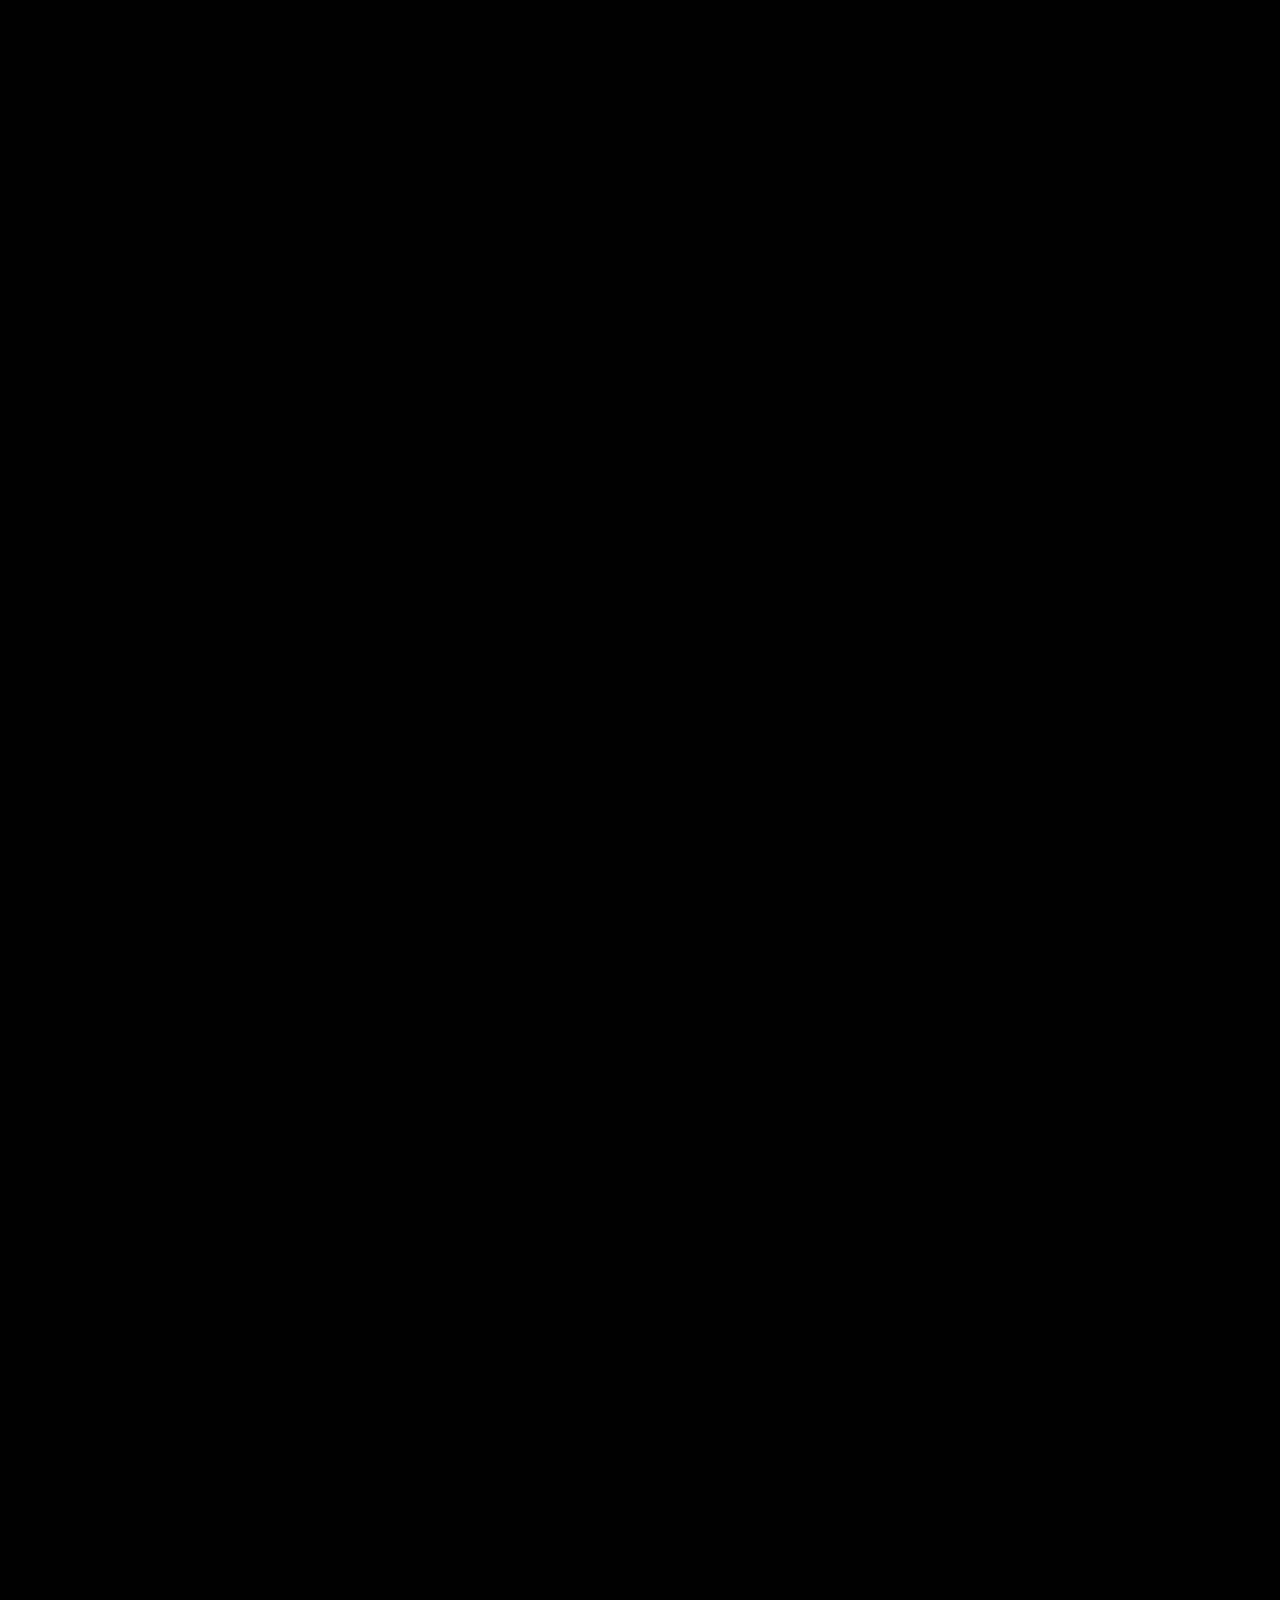
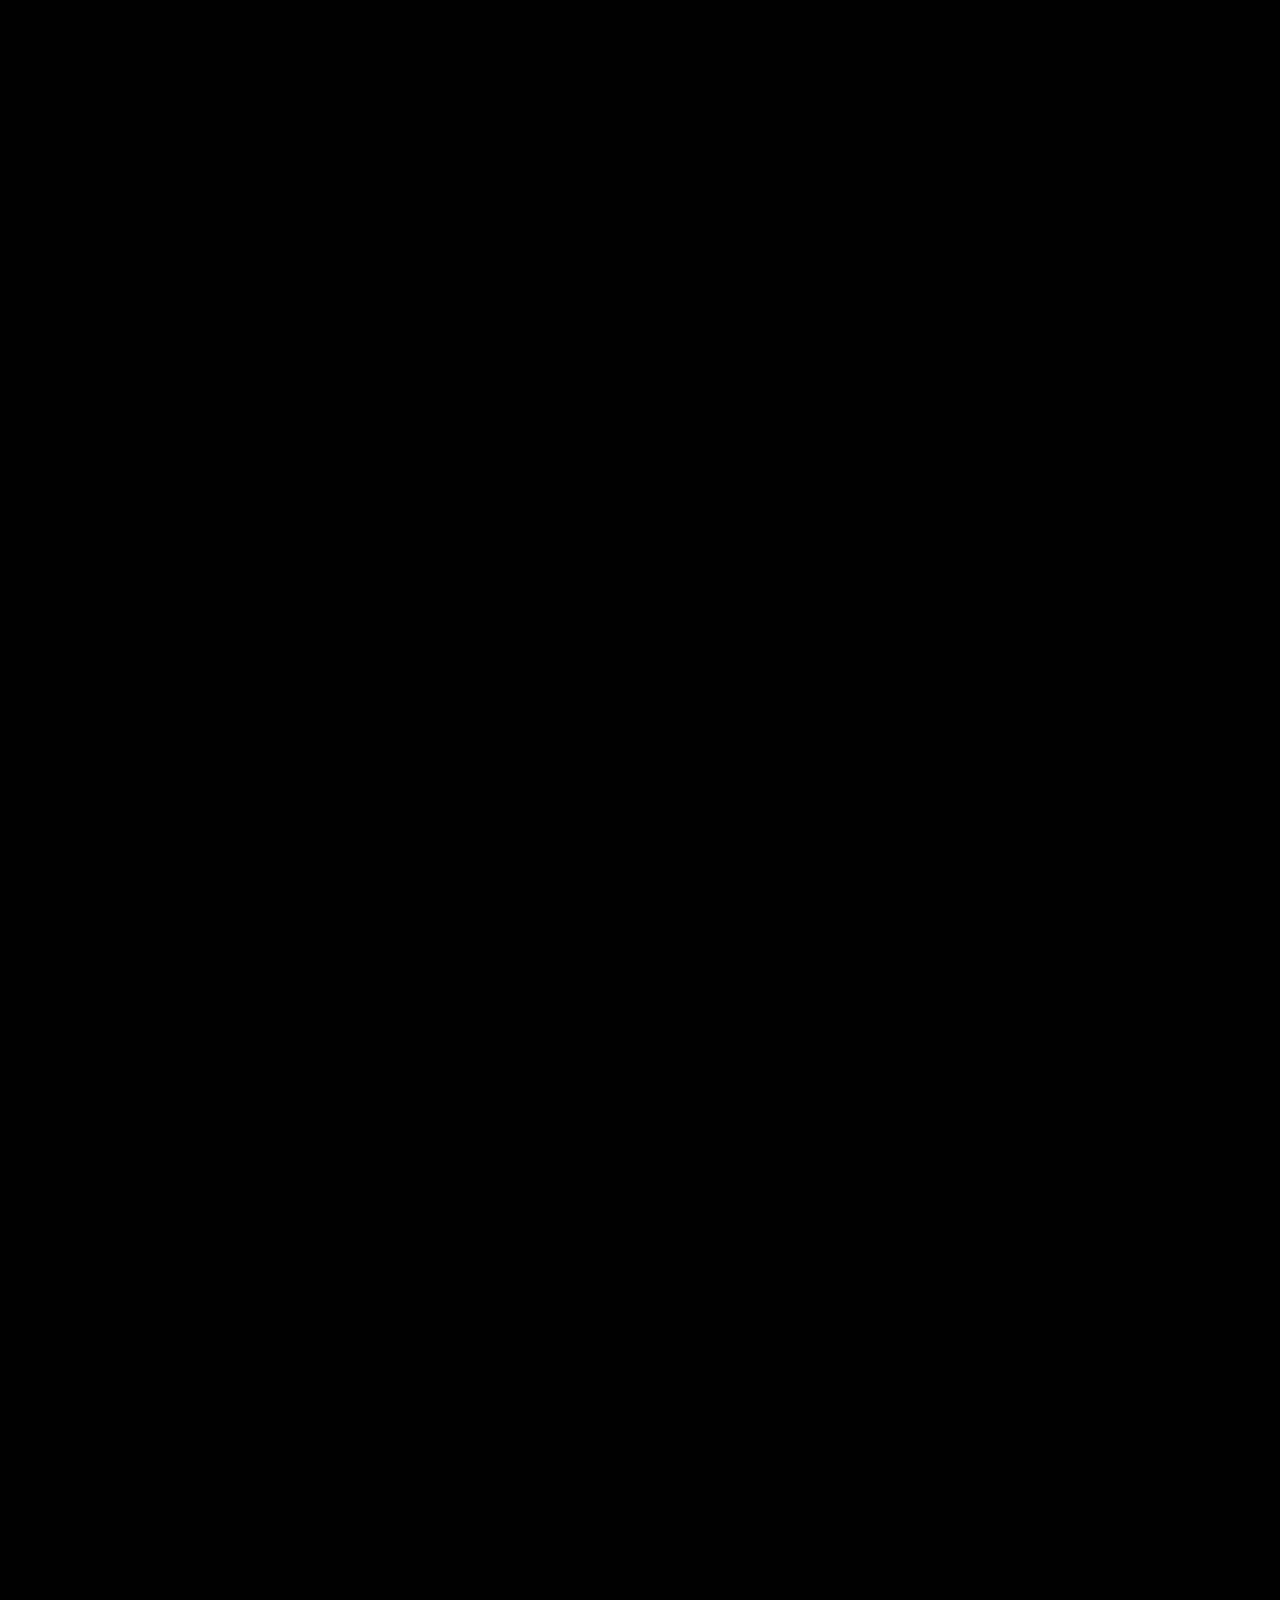
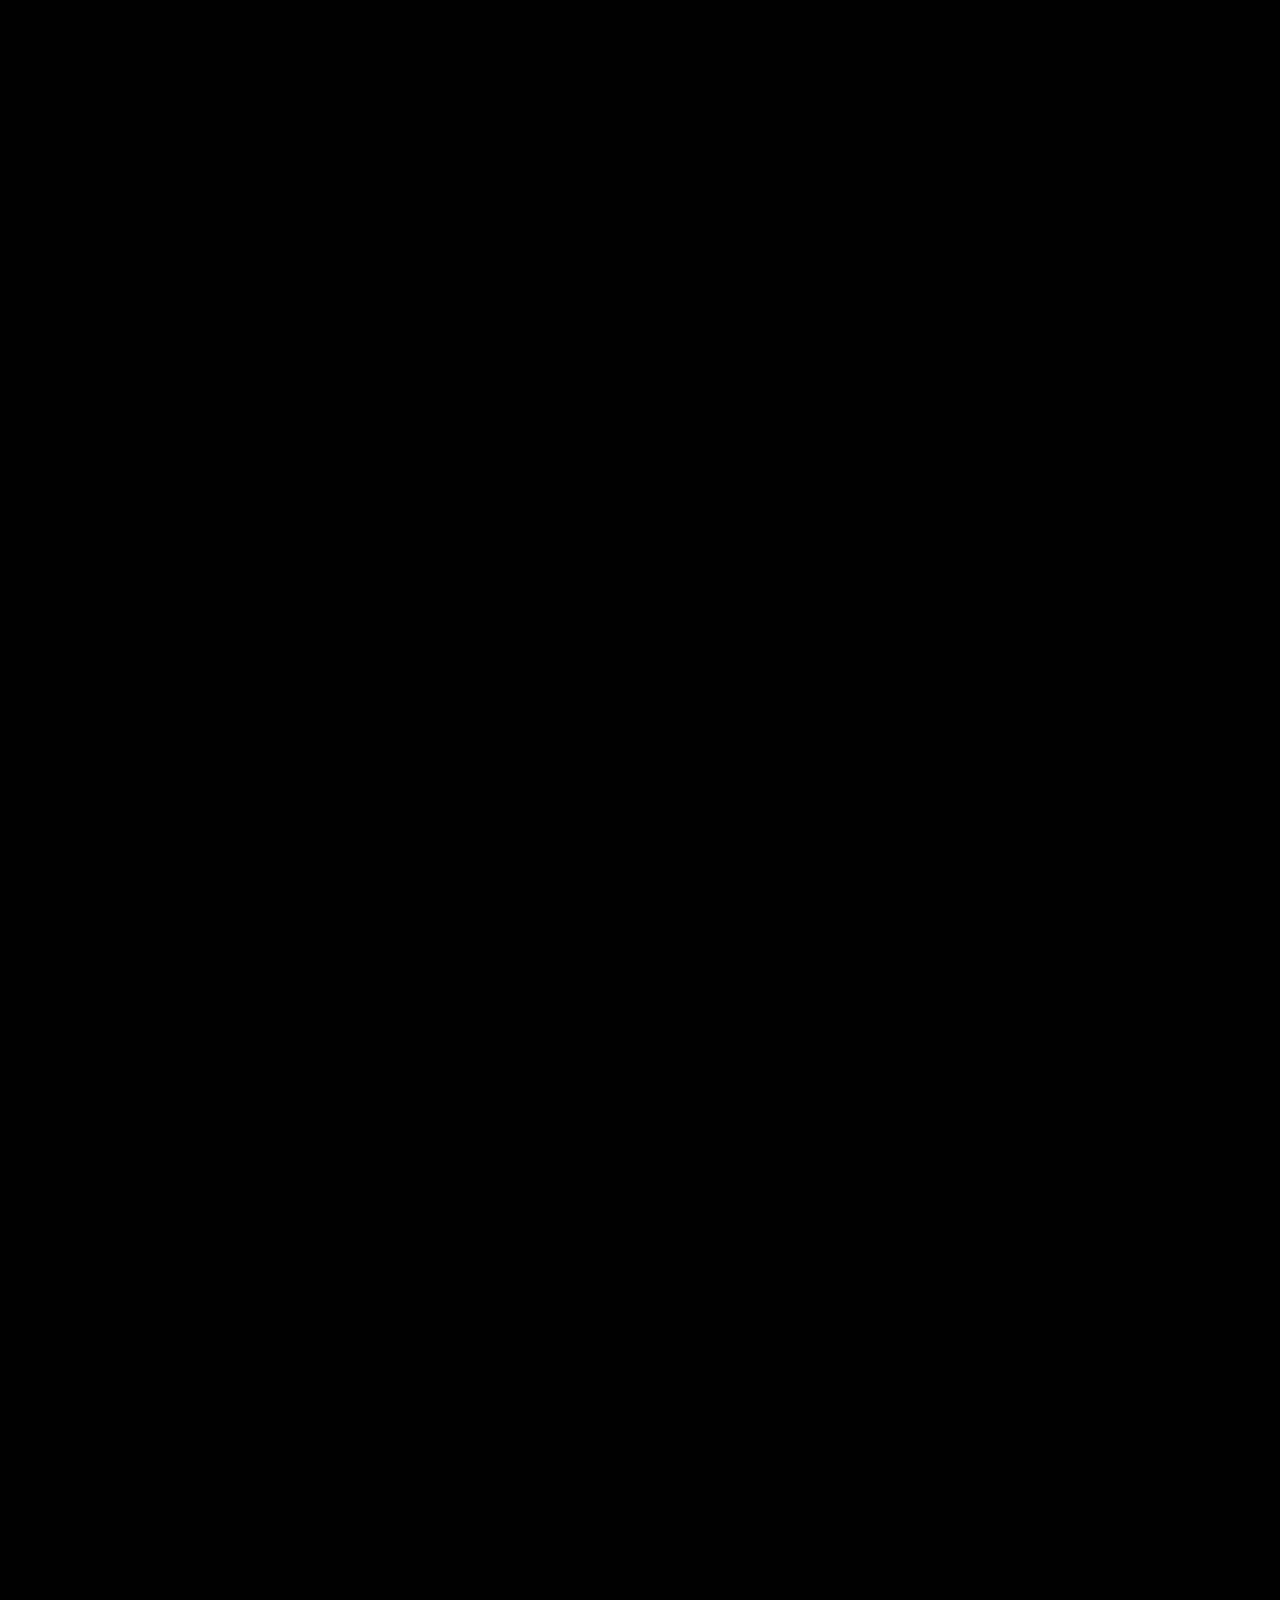
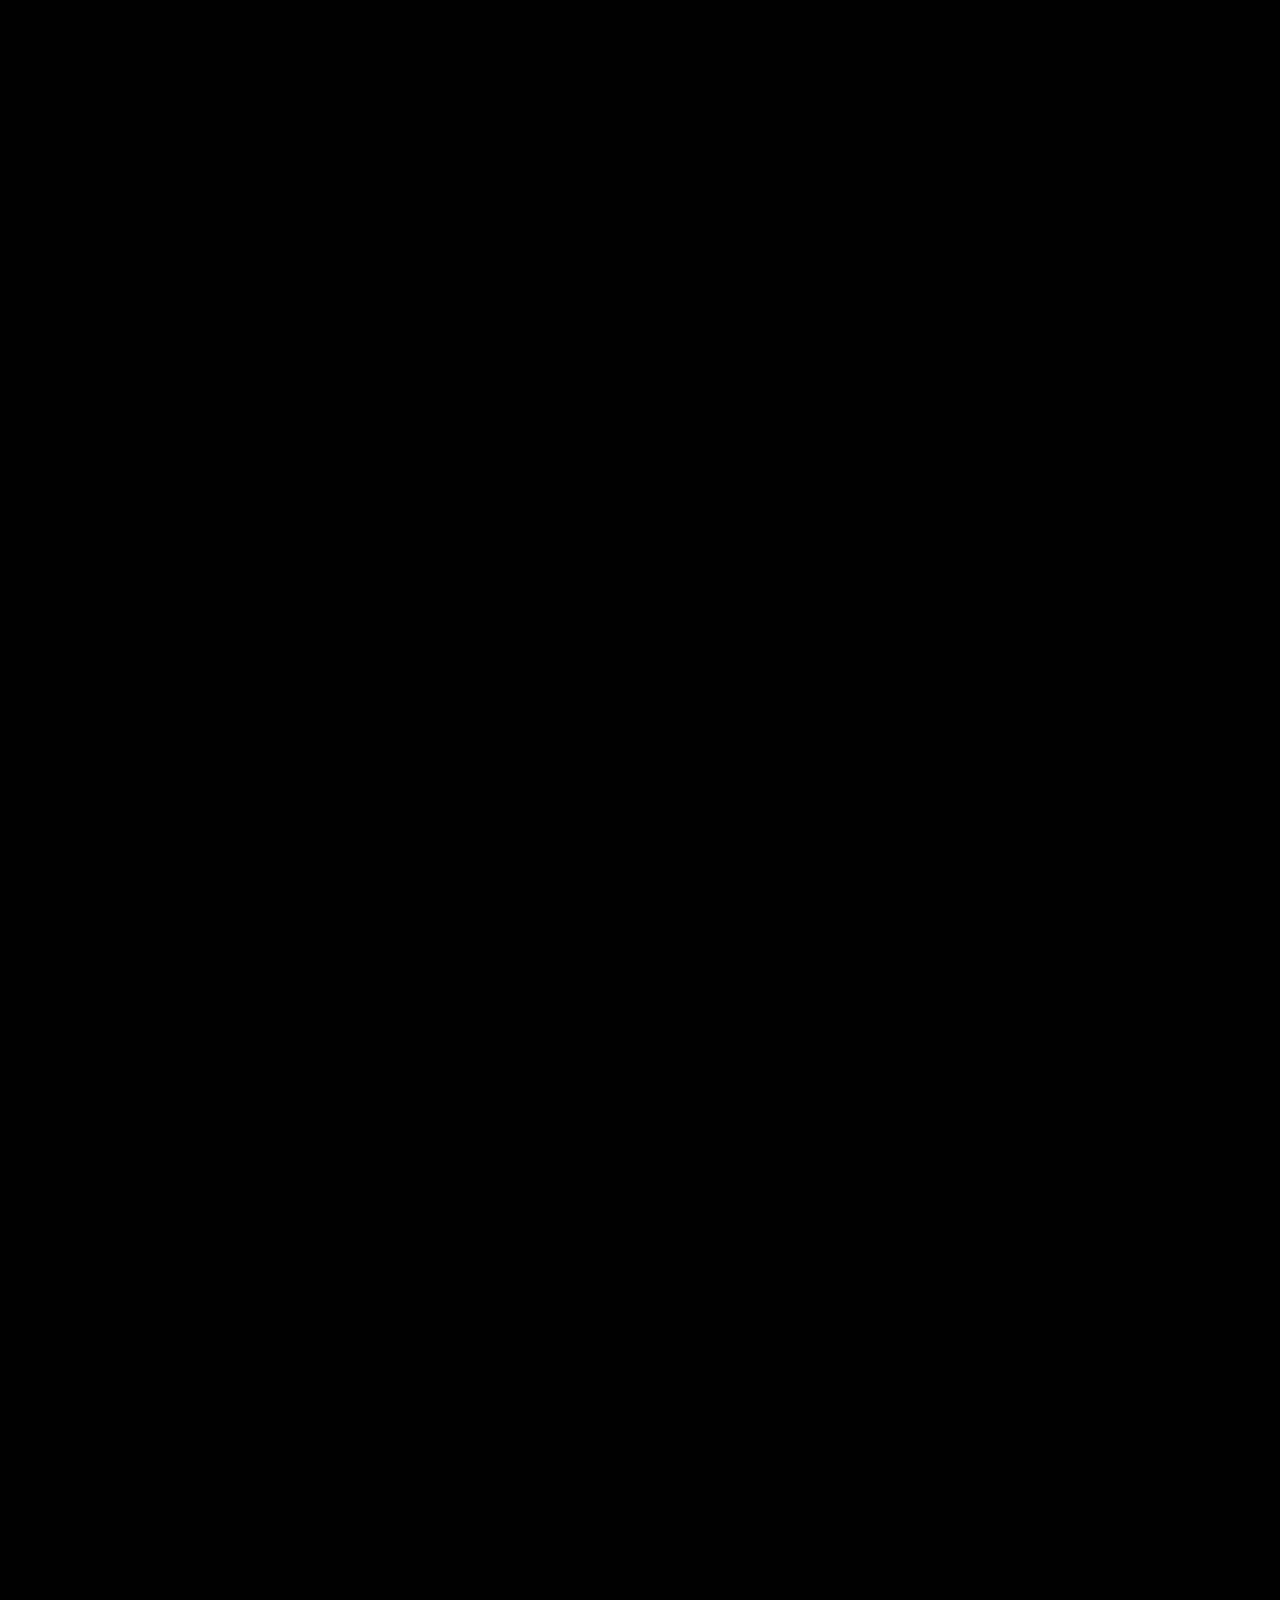
<file: pocketchef.html>
<!DOCTYPE html>
<html lang="en" data-theme="dark">
<head>
    <meta charset="UTF-8">
    <meta name="viewport" content="width=device-width, initial-scale=1.0">
    <title>Projects | PocketChef – Recipe & Meal Planning App</title>
    
    <link rel="preconnect" href="https://cdn.jsdelivr.net">
    <link rel="dns-prefetch" href="https://cdn.jsdelivr.net">
    <link href="https://cdn.jsdelivr.net/npm/bootstrap@5.3.3/dist/css/bootstrap.min.css" rel="stylesheet" integrity="sha384-QWTKZyjpPEjISv5WaRU9OFeRpok6YctnYmDr5pNlyT2bRjXh0JMhjY6hW+ALEwIH" crossorigin="anonymous">
    <link rel="stylesheet" href="./css/styles.css">
    <link rel="stylesheet" href="./css/theme.css">
    <link rel="stylesheet" href="./css/page.css">
    <link rel="stylesheet" href="./css/fonts.css">
    <link rel="icon" href="/images/favicon.webp" type="image/webp"/>
    <link rel="preload" href="./fonts/Montserrat-Regular.woff2" as="font" type="font/woff2" crossorigin="anonymous">
</head>
<body class="canopy-page">
    <div class="sticky-nav">
        <nav class="navbar navbar-expand-lg bg-body-tertiary">
            <div class="navbar-container">
                <button class="navbar-toggler" type="button" data-bs-toggle="collapse" data-bs-target="#navbarNavAltMarkup" aria-controls="navbarNavAltMarkup" aria-expanded="false" aria-label="Toggle navigation">
                    <span class="navbar-toggler-icon"></span>
                </button>

                <div class="social-desktop-container">
                    <div class="social-desktop">
                        <a class="nav-link" href="https://www.linkedin.com/in/sam-treadwell-70b548272/" target="_blank">
                            <img class="social-icon linkedin" src="/svg/linkedin.svg" width="24" height="24" alt="LinkedIn"/>
                        </a>
                        <a class="nav-link" href="https://www.figma.com/@SamTreadwell" target="_blank">
                            <img class="social-icon figma" src="/svg/figma.svg" width="24" height="24" alt="Figma"/>
                        </a>
                        <a class="nav-link" href="https://github.com/treaddevs" target="_blank">
                            <img class="social-icon github" src="/svg/github.svg" width="24" height="24" alt="GitHub"/>
                        </a>
                    </div>
                </div>

                <div class="navbar-collapse" id="navbarNavAltMarkup">
                    <div class="navbar-nav">
                        <a class="nav-link" href="index.html#home" data-target="#home">Home</a>
                        <a class="nav-link" href="index.html#projects" data-target="#projects">Projects</a>
                        <a class="nav-link" href="about.html" data-target="#about">About</a>
                        <a class="nav-link" href="contact.html" data-target="#contact">Contact</a>
                        <a class="nav-link resume" href="/files/Sam-Treadwell-Resume.pdf" title="Resume">
                            <svg class="resume-icon" fill="currentColor" xmlns="http://www.w3.org/2000/svg"  viewBox="0 0 48 48" width="24px" height="24px"><path d="M 13 4 C 10.250484 4 8 6.2504839 8 9 L 8 40 C 8 42.749516 10.250484 45 13 45 L 35 45 C 37.749516 45 40 42.749516 40 40 L 40 20 A 1.0001 1.0001 0 1 0 38 20 L 38 40 C 38 41.668484 36.668484 43 35 43 L 13 43 C 11.331516 43 10 41.668484 10 40 L 10 9 C 10 7.3315161 11.331516 6 13 6 L 26.757812 6 C 26.848824 6 26.910938 6.0874954 27 6.0996094 L 27 13 C 27 15.197334 28.802666 17 31 17 L 39 17 A 1.0001 1.0001 0 0 0 39.707031 15.292969 L 29.585938 5.171875 C 28.836398 4.4210018 27.818469 4 26.757812 4 L 13 4 z M 29 7.4140625 L 36.585938 15 L 31 15 C 29.883334 15 29 14.116666 29 13 L 29 7.4140625 z M 16 24 A 1.0001 1.0001 0 1 0 16 26 L 32 26 A 1.0001 1.0001 0 1 0 32 24 L 16 24 z M 16 29 A 1.0001 1.0001 0 1 0 16 31 L 32 31 A 1.0001 1.0001 0 1 0 32 29 L 16 29 z M 16 34 A 1.0001 1.0001 0 1 0 16 36 L 26 36 A 1.0001 1.0001 0 1 0 26 34 L 16 34 z"/></svg>
                        </a>
                        <a class="nav-link" data-copy="s.treadwell11@gmail.com" title="Copy Email">
                            <svg class="email-icon" fill="currentColor" height="24px" width="24px" version="1.1" id="Capa_1" xmlns="http://www.w3.org/2000/svg" xmlns:xlink="http://www.w3.org/1999/xlink" viewBox="0 0 493.497 493.497" xml:space="preserve" stroke="currentColor">
                            <g id="SVGRepo_bgCarrier" stroke-width="0"/>
                            <g id="SVGRepo_tracerCarrier" stroke-linecap="round" stroke-linejoin="round"/>
                            <g id="SVGRepo_iconCarrier"> <path d="M444.556,85.218H48.942C21.954,85.218,0,107.171,0,134.16v225.177c0,26.988,21.954,48.942,48.942,48.942h395.613 c26.988,0,48.941-21.954,48.941-48.942V134.16C493.497,107.171,471.544,85.218,444.556,85.218z M460.87,134.16v225.177 c0,2.574-0.725,4.924-1.793,7.09L343.74,251.081l117.097-117.097C460.837,134.049,460.87,134.096,460.87,134.16z M32.628,359.336 V134.16c0-0.064,0.033-0.11,0.033-0.175l117.097,117.097L34.413,366.426C33.353,364.26,32.628,361.911,32.628,359.336z M251.784,296.902c-2.692,2.691-7.378,2.691-10.07,0L62.667,117.846h368.172L251.784,296.902z M172.827,274.152l45.818,45.819 c7.512,7.511,17.493,11.645,28.104,11.645c10.61,0,20.592-4.134,28.104-11.645l45.82-45.819l101.49,101.499H71.327L172.827,274.152z "/> </g>
                            </svg>
                        </a>
                        <div id="toast" class="toast"></div>
                    </div>

                    <div class="social-mobile">
                        <a class="nav-link" href="https://www.linkedin.com/in/sam-treadwell-70b548272/" target="_blank">
                            <img class="social-icon linkedin" src="/svg/linkedin.svg" width="24" height="24" alt="LinkedIn"/>
                        </a>
                        <a class="nav-link" href="https://www.figma.com/@SamTreadwell" target="_blank">
                            <img class="social-icon figma" src="/svg/figma.svg" width="24" height="24" alt="Figma"/>
                        </a>
                        <a class="nav-link" href="https://github.com/treaddevs" target="_blank">
                            <img class="social-icon github" src="/svg/github.svg" width="24" height="24" alt="GitHub"/>
                        </a>
                    </div>
                </div>

                <div class="theme-toggle-container">
                    <button id="theme-toggle" class="btn-reset theme-toggle icon-button" title="Toggles light & dark" aria-label="auto" aria-live="polite">
                        <svg class="sun-and-moon" aria-hidden="true" width="24" height="24" viewBox="0 0 24 24">
                            <mask class="moon" id="moon-mask" maskUnits="userSpaceOnUse" maskContentUnits="userSpaceOnUse" mask-type="luminance">
                            <rect x="0" y="0" width="100%" height="100%" fill="white"/>
                            <circle class="mask-circle" cx="18" cy="10" r="6" fill="black"/>
                            </mask>
                            <circle class="sun" cx="12" cy="12" r="6" fill="currentColor"/>
                            <g class="sun-beams" stroke="currentColor">
                            <line x1="12" y1="1" x2="12" y2="3"/>
                            <line x1="12" y1="21" x2="12" y2="23"/>
                            <line x1="4.22" y1="4.22" x2="5.64" y2="5.64"/>
                            <line x1="18.36" y1="18.36" x2="19.78" y2="19.78"/>
                            <line x1="1" y1="12" x2="3" y2="12"/>
                            <line x1="21" y1="12" x2="23" y2="12"/>
                            <line x1="4.22" y1="19.78" x2="5.64" y2="18.36"/>
                            <line x1="18.36" y1="5.64" x2="19.78" y2="4.22"/>
                            </g>
                        </svg>
                    </button>
                </div>
            </div>
        </nav>
    </div>
    
    <div class="home" id="home">
        <div class="hero-container"></div>
        <div class="hero" alt="background gradient" alt="Background gradient color"></div>
    </div>

    <div class="page-body">
        <div class="container"></div>
        <section class="back-container">
          <a href="index.html#projects" class="back-btn">← Back to projects</a>
        </section>
    </div>

    <div class="divider"></div>
    
    <div class="project-footer">
        <div class="footer-top">
            <div class="left-footer">
                <h2>Let's make it<br>happen!</h2>
                <div class="footer-cta-buttons">
                    <a class="footer-cta-btn-1" href="contact.html" data-target="#projects">Message me</a>
                    <a class="footer-cta-btn-2" href="https://calendar.app.google/mHmn5qZxF3LPCuDVA">Book a call</a>
                </div>
            </div>
            <div class="right-footer">
                <div class="navigate">
                    <h2 class="navigate-title">NAVIGATE</h2>
                    <div class="navigate-list">
                        <img class="asterisk" src="/images/asterisk.webp" alt="Asterisk">
                        <a class="navigate-item" href="index.html#home" data-target="index.html#home">Home</a>
                    </div>
                    <div class="navigate-list">
                        <img class="asterisk" src="/images/asterisk.webp" alt="Asterisk">
                        <a class="navigate-item" href="index.html#projects" data-target="index.html#projects">Projects</a>
                    </div>
                    <div class="navigate-list">
                        <img class="asterisk" src="/images/asterisk.webp" alt="Asterisk">
                        <a class="navigate-item" href="about.html" data-target="#about">About</a>
                    </div>
                    <div class="navigate-list">
                        <img class="asterisk" src="/images/asterisk.webp" alt="Asterisk">
                        <a class="navigate-item" href="contact.html" data-target="#contact">Contact</a>
                    </div>
                </div>
                <div class="resources">
                    <h2>RESOURCES</h2>
                    <div class="resources-list">
                        <img class="asterisk" src="/images/asterisk.webp" alt="Asterisk">
                        <a class="resources-item" data-copy="s.treadwell11@gmail.com">
                            Email 
                            <a class="copy-icon" data-copy="s.treadwell11@gmail.com" title="Copy Email">
                                <svg version="1.1" id="Layer_1" xmlns="http://www.w3.org/2000/svg" xmlns:xlink="http://www.w3.org/1999/xlink" x="0px" y="0px" viewBox="0 0 115.77 122.88" style="enable-background:new 0 0 115.77 122.88" xml:space="preserve"><style type="text/css">.st0{fill-rule:evenodd;clip-rule:evenodd;}</style><g><path class="st0" d="M89.62,13.96v7.73h12.19h0.01v0.02c3.85,0.01,7.34,1.57,9.86,4.1c2.5,2.51,4.06,5.98,4.07,9.82h0.02v0.02 v73.27v0.01h-0.02c-0.01,3.84-1.57,7.33-4.1,9.86c-2.51,2.5-5.98,4.06-9.82,4.07v0.02h-0.02h-61.7H40.1v-0.02 c-3.84-0.01-7.34-1.57-9.86-4.1c-2.5-2.51-4.06-5.98-4.07-9.82h-0.02v-0.02V92.51H13.96h-0.01v-0.02c-3.84-0.01-7.34-1.57-9.86-4.1 c-2.5-2.51-4.06-5.98-4.07-9.82H0v-0.02V13.96v-0.01h0.02c0.01-3.85,1.58-7.34,4.1-9.86c2.51-2.5,5.98-4.06,9.82-4.07V0h0.02h61.7 h0.01v0.02c3.85,0.01,7.34,1.57,9.86,4.1c2.5,2.51,4.06,5.98,4.07,9.82h0.02V13.96L89.62,13.96z M79.04,21.69v-7.73v-0.02h0.02 c0-0.91-0.39-1.75-1.01-2.37c-0.61-0.61-1.46-1-2.37-1v0.02h-0.01h-61.7h-0.02v-0.02c-0.91,0-1.75,0.39-2.37,1.01 c-0.61,0.61-1,1.46-1,2.37h0.02v0.01v64.59v0.02h-0.02c0,0.91,0.39,1.75,1.01,2.37c0.61,0.61,1.46,1,2.37,1v-0.02h0.01h12.19V35.65 v-0.01h0.02c0.01-3.85,1.58-7.34,4.1-9.86c2.51-2.5,5.98-4.06,9.82-4.07v-0.02h0.02H79.04L79.04,21.69z M105.18,108.92V35.65v-0.02 h0.02c0-0.91-0.39-1.75-1.01-2.37c-0.61-0.61-1.46-1-2.37-1v0.02h-0.01h-61.7h-0.02v-0.02c-0.91,0-1.75,0.39-2.37,1.01 c-0.61,0.61-1,1.46-1,2.37h0.02v0.01v73.27v0.02h-0.02c0,0.91,0.39,1.75,1.01,2.37c0.61,0.61,1.46,1,2.37,1v-0.02h0.01h61.7h0.02 v0.02c0.91,0,1.75-0.39,2.37-1.01c0.61-0.61,1-1.46,1-2.37h-0.02V108.92L105.18,108.92z"/></g></svg>
                            </a>
                        </a>
                    </div>
                    <div id="toast" class="toast"></div>
                    <div class="resources-list">
                        <img class="asterisk" src="/images/asterisk.webp" alt="Asterisk">
                        <a class="resources-item" href="/files/Sam-Treadwell-Resume.pdf" target="_blank" title="Resume">
                            Resume
                            <a class="new-window-icon" href="/files/Sam-Treadwell-Resume.pdf" target="_blank" title="New window">
                                <svg width="24px" height="24px" viewBox="0 0 24 24" fill="none" xmlns="http://www.w3.org/2000/svg">
                                    <path d="M5 12V6C5 5.44772 5.44772 5 6 5H18C18.5523 5 19 5.44772 19 6V18C19 18.5523 18.5523 19 18 19H12M8.11111 12H12M12 12V15.8889M12 12L5 19" stroke="#464455" stroke-linecap="round" stroke-linejoin="round"/>
                                </svg>
                            </a>
                        </a>
                    </div>
                    <div class="resources-list">
                        <img class="asterisk" src="/images/asterisk.webp" alt="Asterisk">
                        <a class="resources-item" href="/files/Tech-Stack-&-AI-Native-Product-Workflow.pdf" target="_blank" title="Tech Stack & AI-Native Product Workflow">
                            Tech Stack
                            <a class="new-window-icon" href="/files/Tech-Stack-&-AI-Native-Product-Workflow.pdf" target="_blank" title="New window">
                                <svg width="24px" height="24px" viewBox="0 0 24 24" fill="none" xmlns="http://www.w3.org/2000/svg">
                                    <path d="M5 12V6C5 5.44772 5.44772 5 6 5H18C18.5523 5 19 5.44772 19 6V18C19 18.5523 18.5523 19 18 19H12M8.11111 12H12M12 12V15.8889M12 12L5 19" stroke="#464455" stroke-linecap="round" stroke-linejoin="round"/>
                                </svg>
                            </a>
                        </a>
                    </div>
                </div>
            </div>
        </div>

        <div class="footer-divider"></div>

        <div class="footer-bottom">
            <div class="footer-bottom-left">
                <p class="all-rights-reserved">ALL RIGHTS RESERVED.</p>
                <p class="copyright-name">&copy; <span id="current-year"></span> Sam Treadwell</p>
            </div>
            <div class="footer-bottom-right">
                <div class="local-time-container">
                    <h2>LOCAL TIME</h2>
                    <div class="local-time">
                        <img class="asterisk" src="/images/asterisk.webp" alt="Asterisk">
                        <span id="current-time"></span>
                    </div>
                </div>
                <div class="scroll-up">
                    <a href="#home" data-target="#home">
                        <img class="scroll-up-arrow" src="/images/scroll-up-arrow.webp" alt="Scroll up arrow"> 
                    </a>
                </div>
            </div>
        </div>
    </div>

    <script>
        document.addEventListener("DOMContentLoaded", () => {
            const currentTheme = localStorage.getItem("theme") || "dark";
            document.documentElement.classList.add(`${currentTheme}-mode`)
        });
    </script>

    <script src="https://cdn.jsdelivr.net/npm/bootstrap@5.3.3/dist/js/bootstrap.bundle.min.js"></script>
    <script type="module" src="/js/index.js" defer></script>
    <script type="module" src="/js/theme.js" defer></script>
    <script type="module" src="/js/page.js" defer></script>
  </body>
</html>
</file>
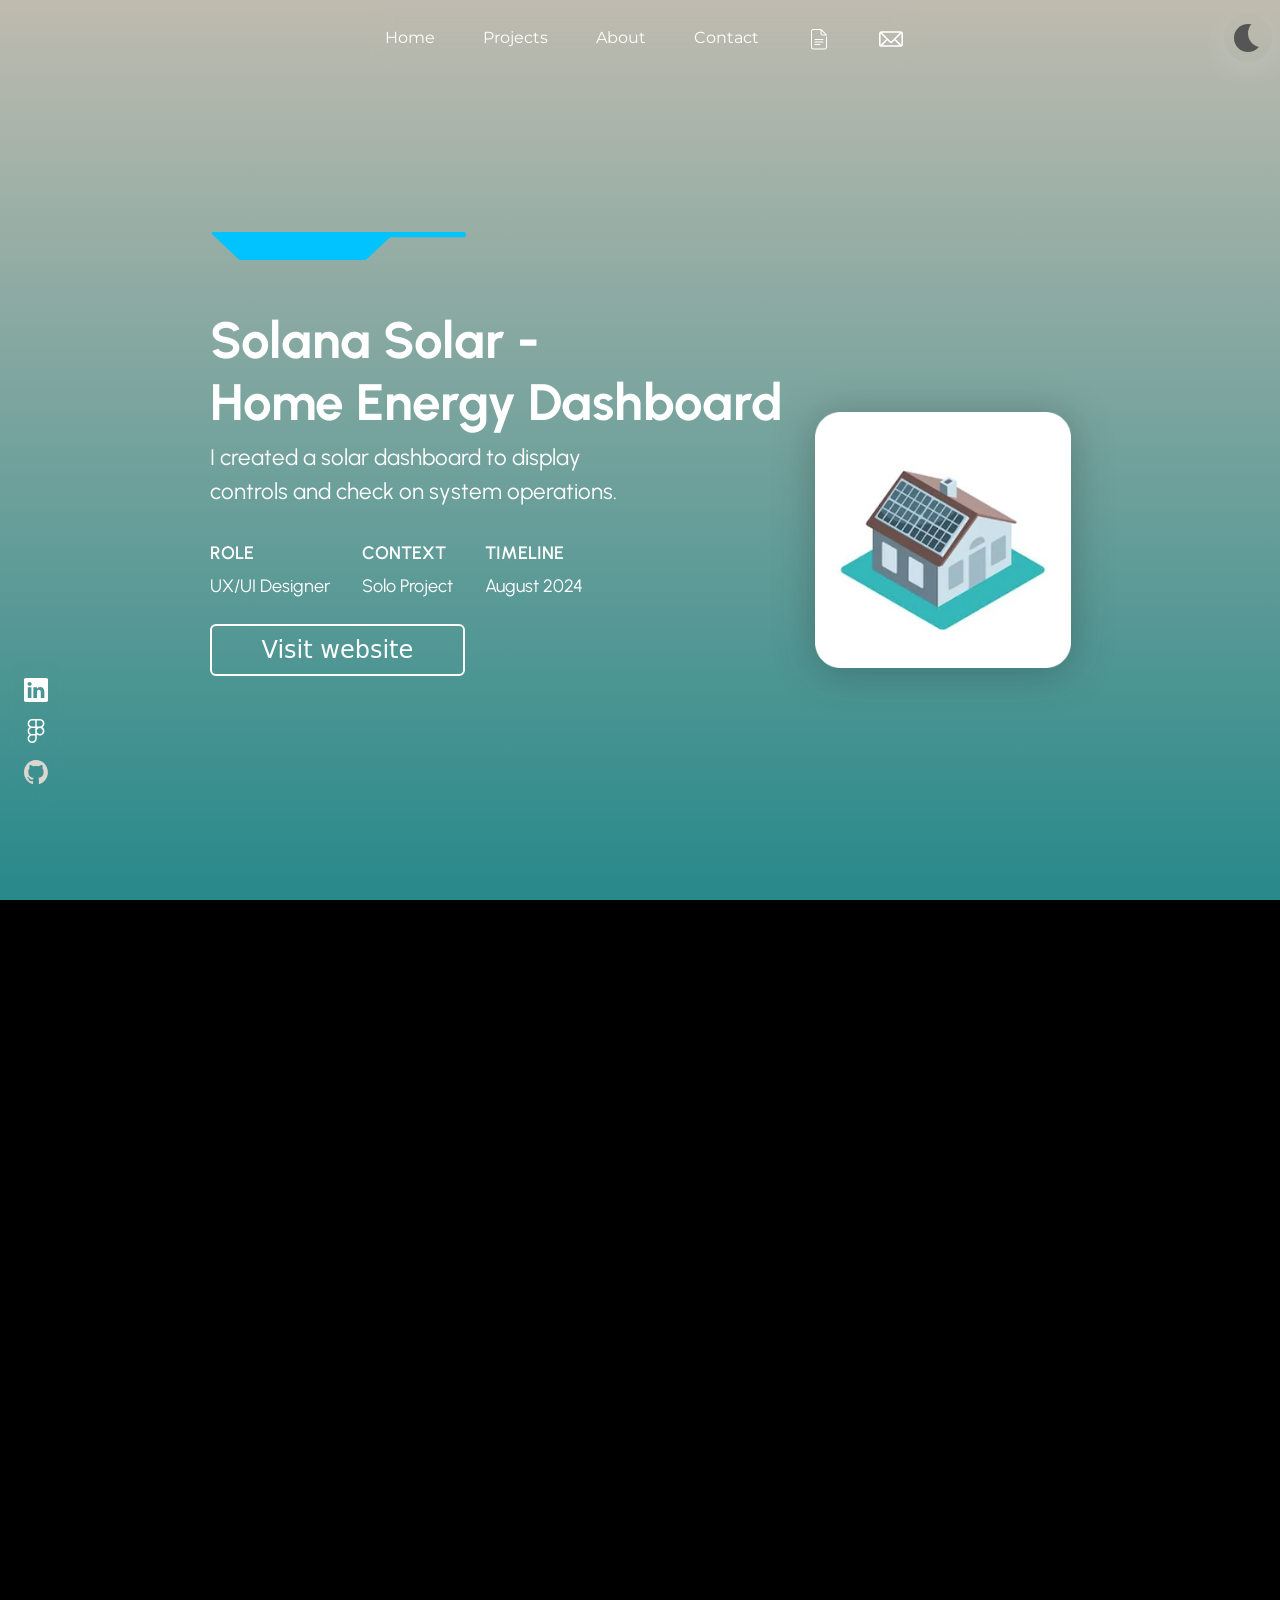
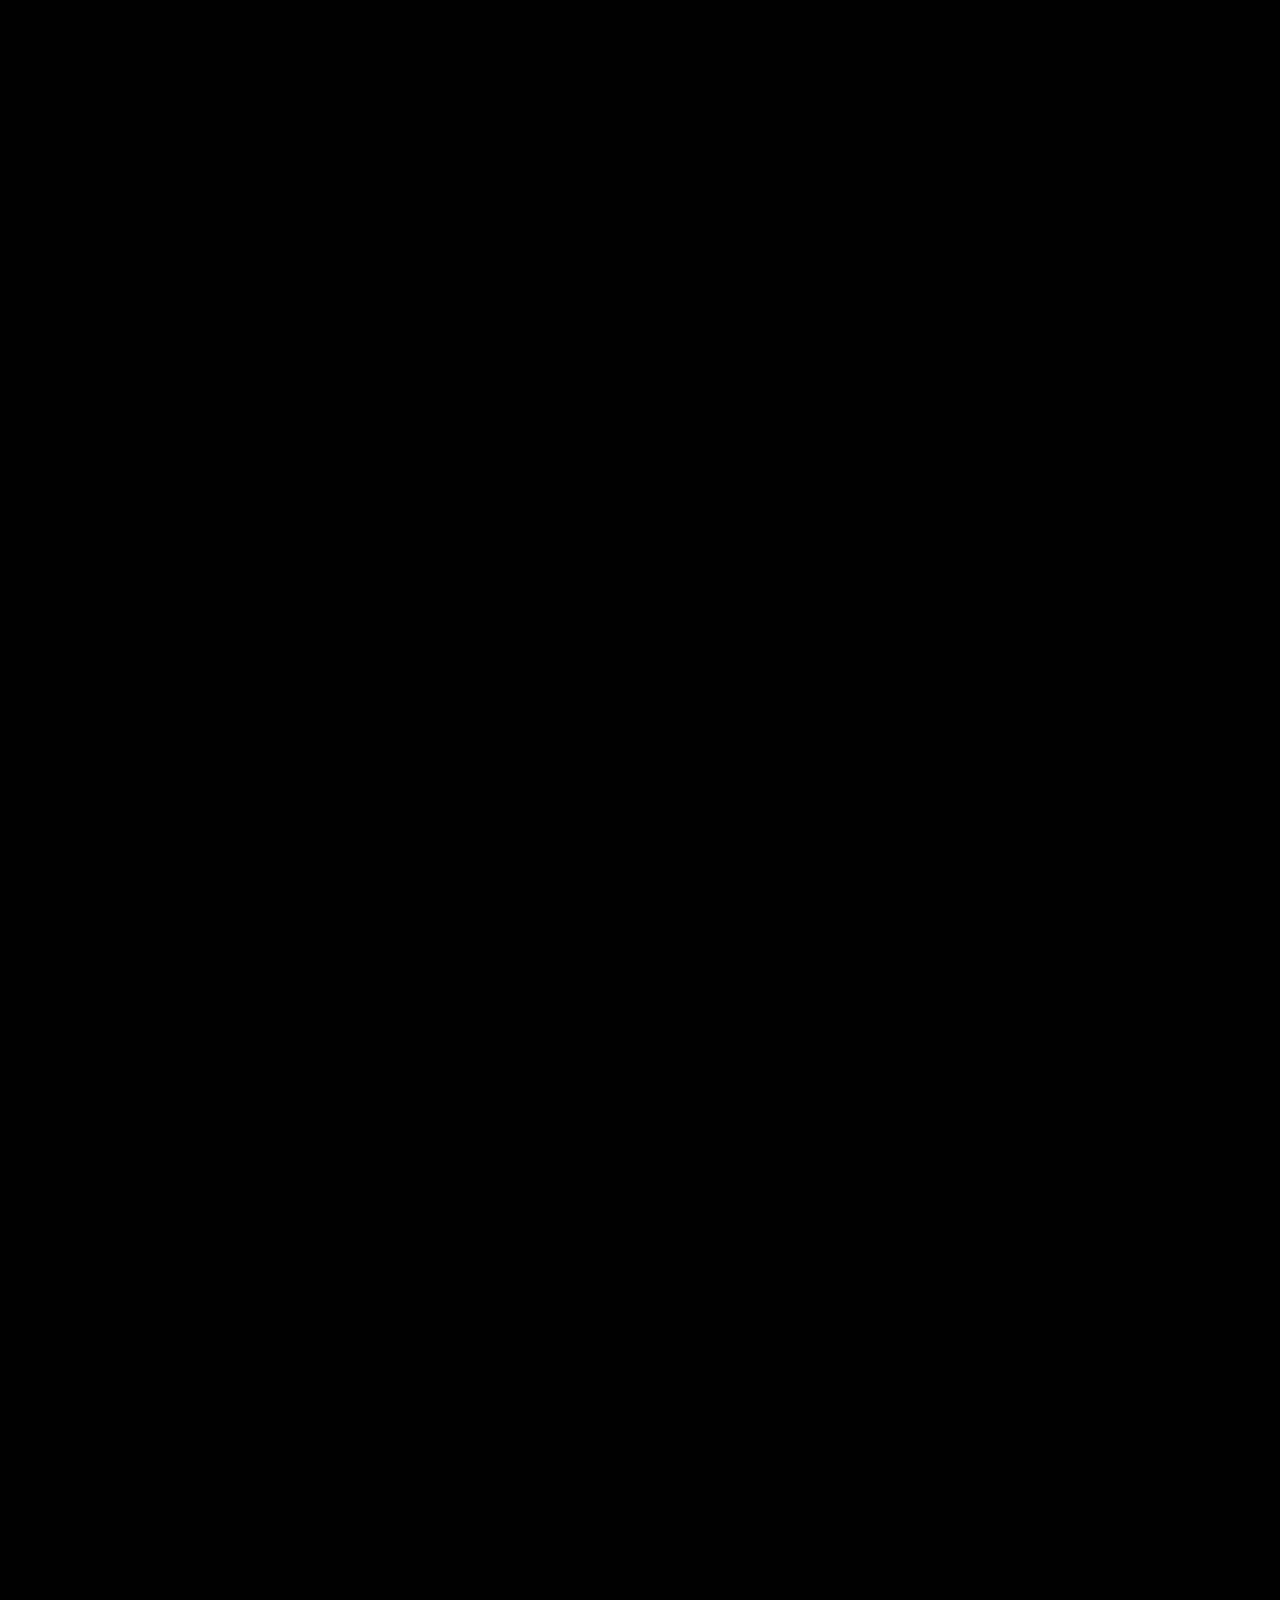
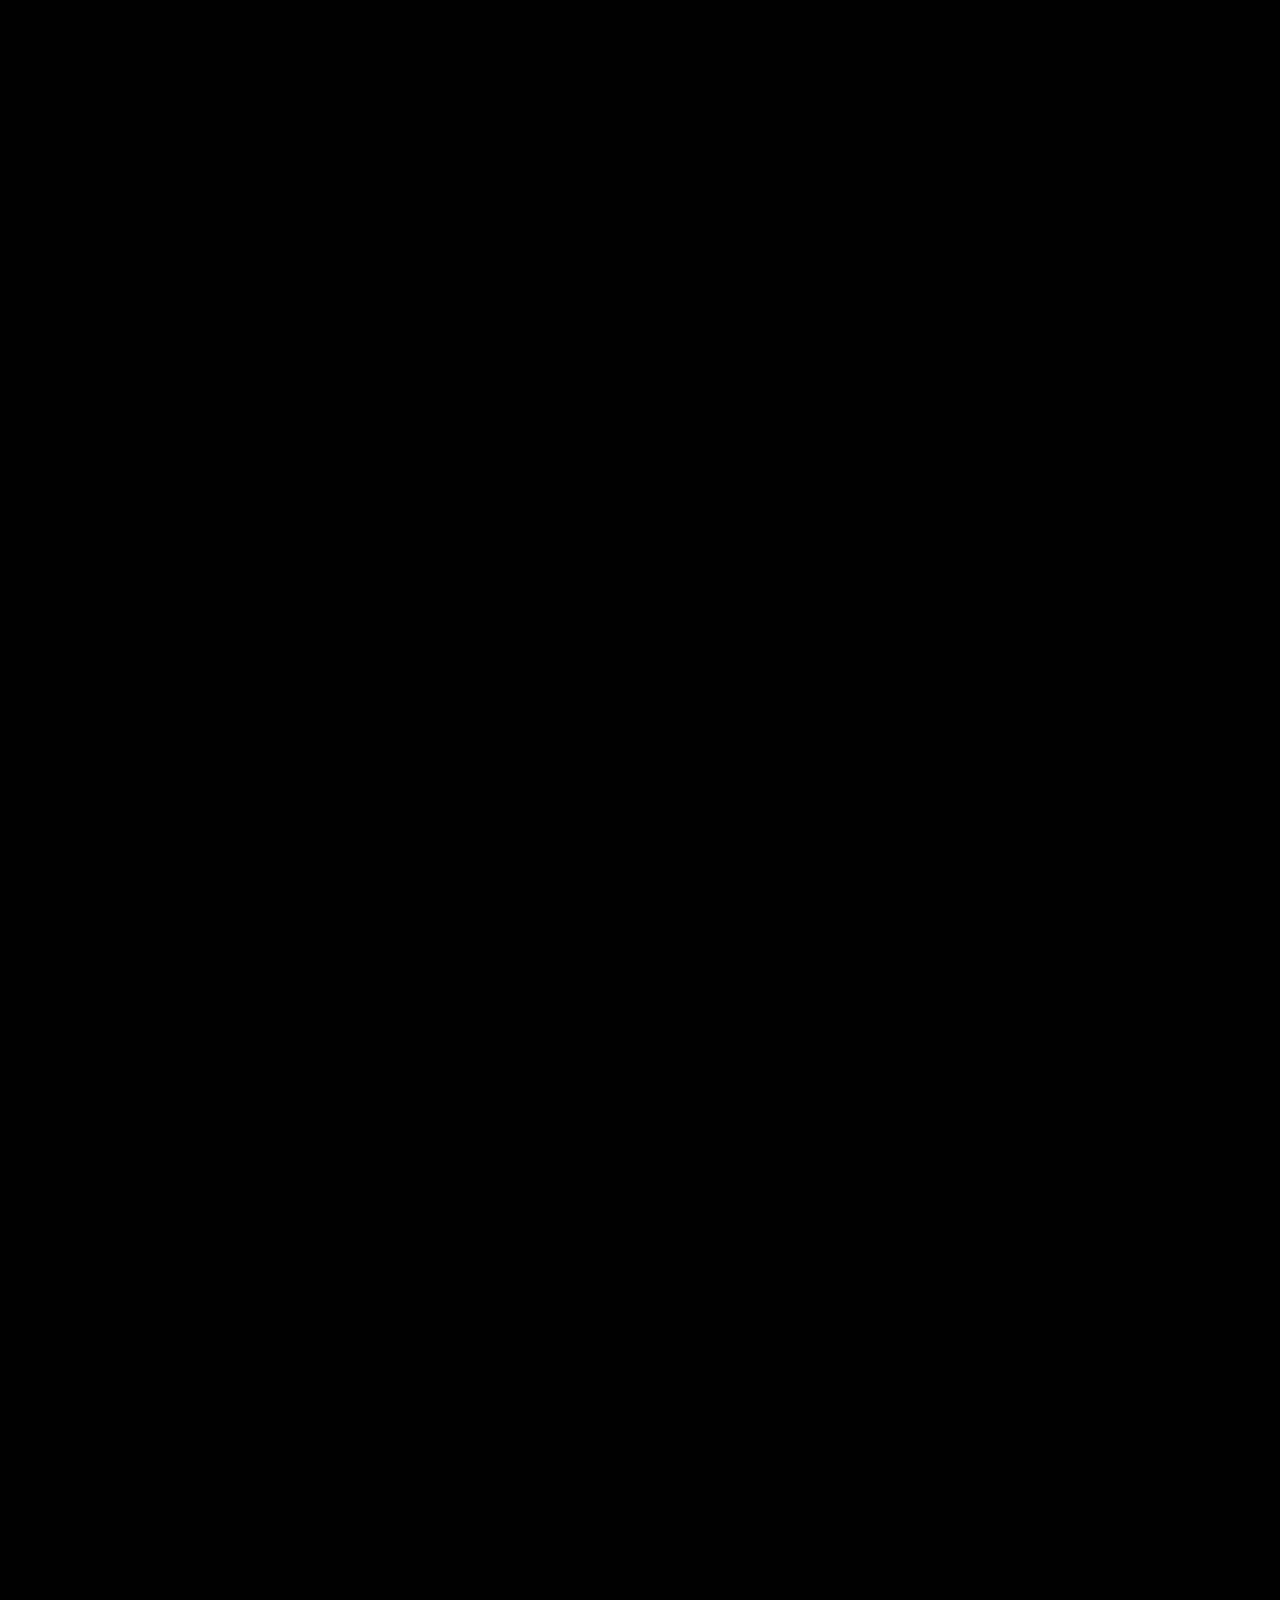
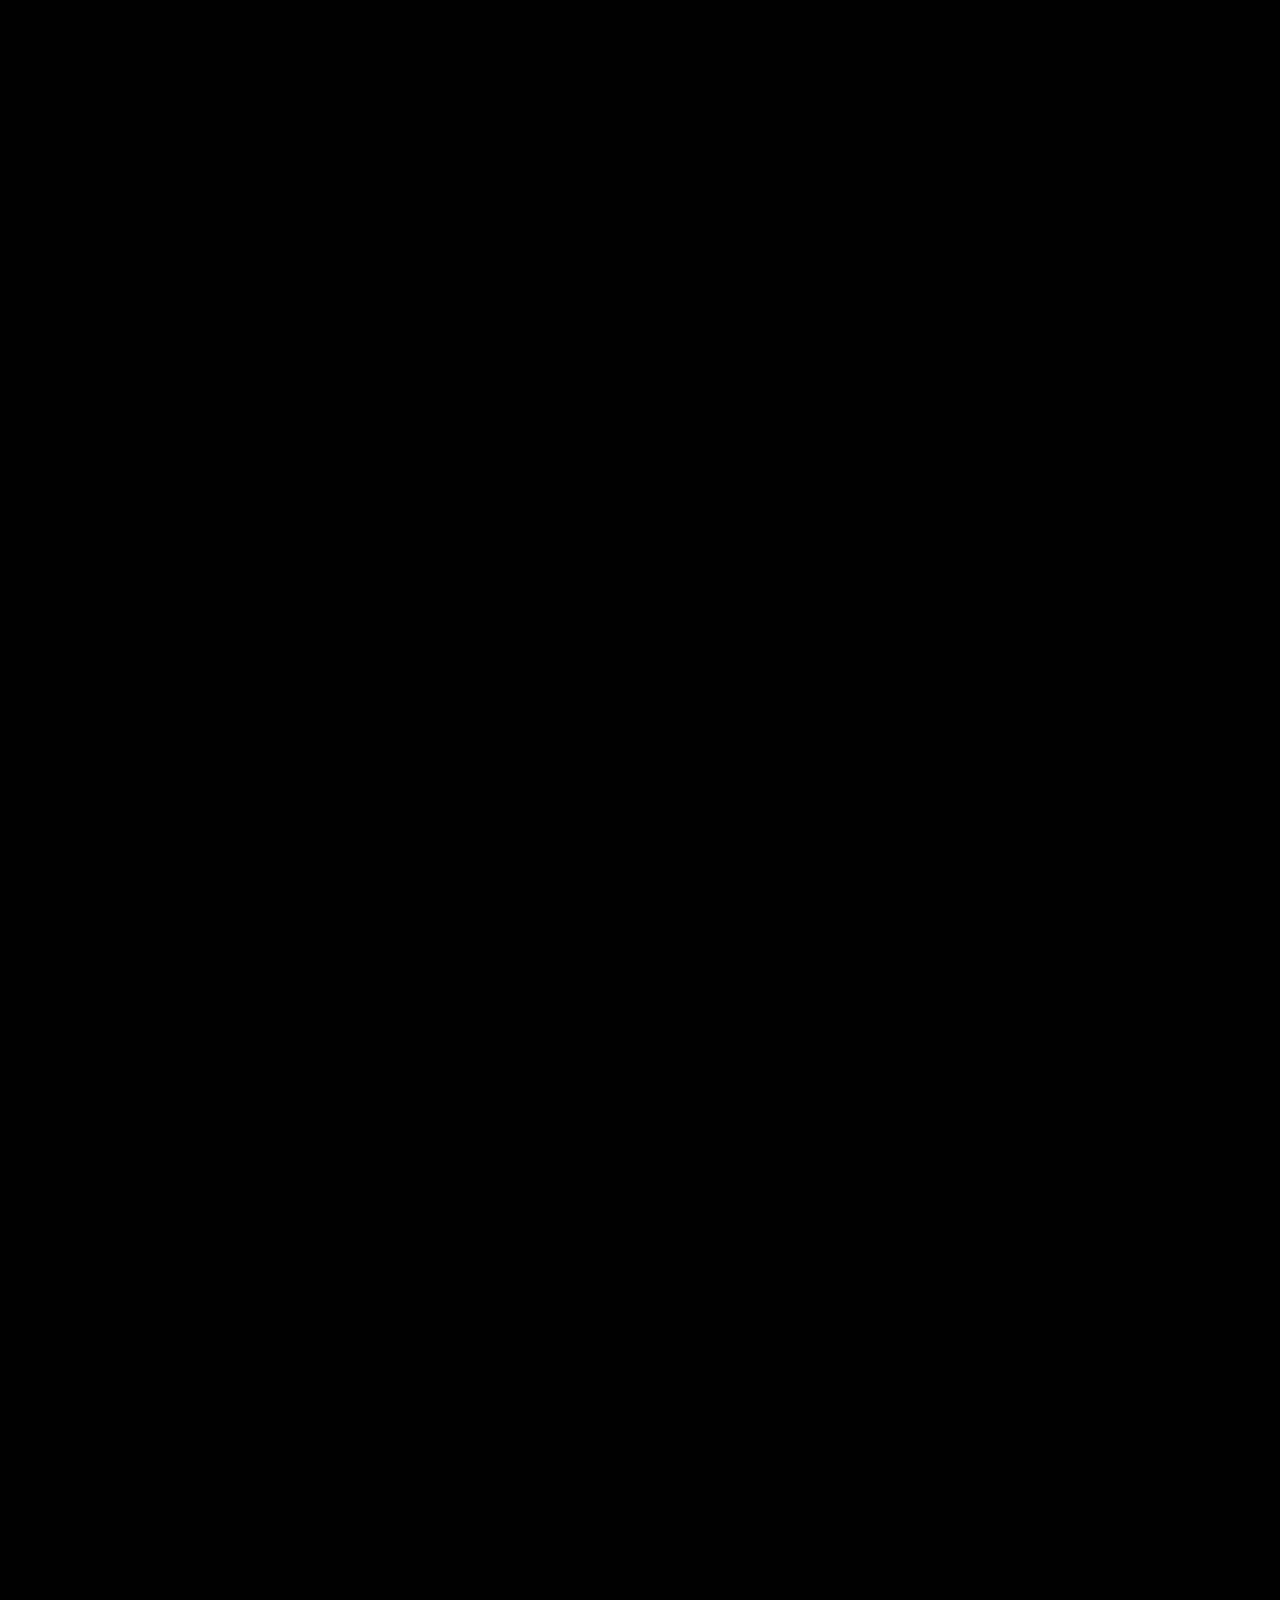
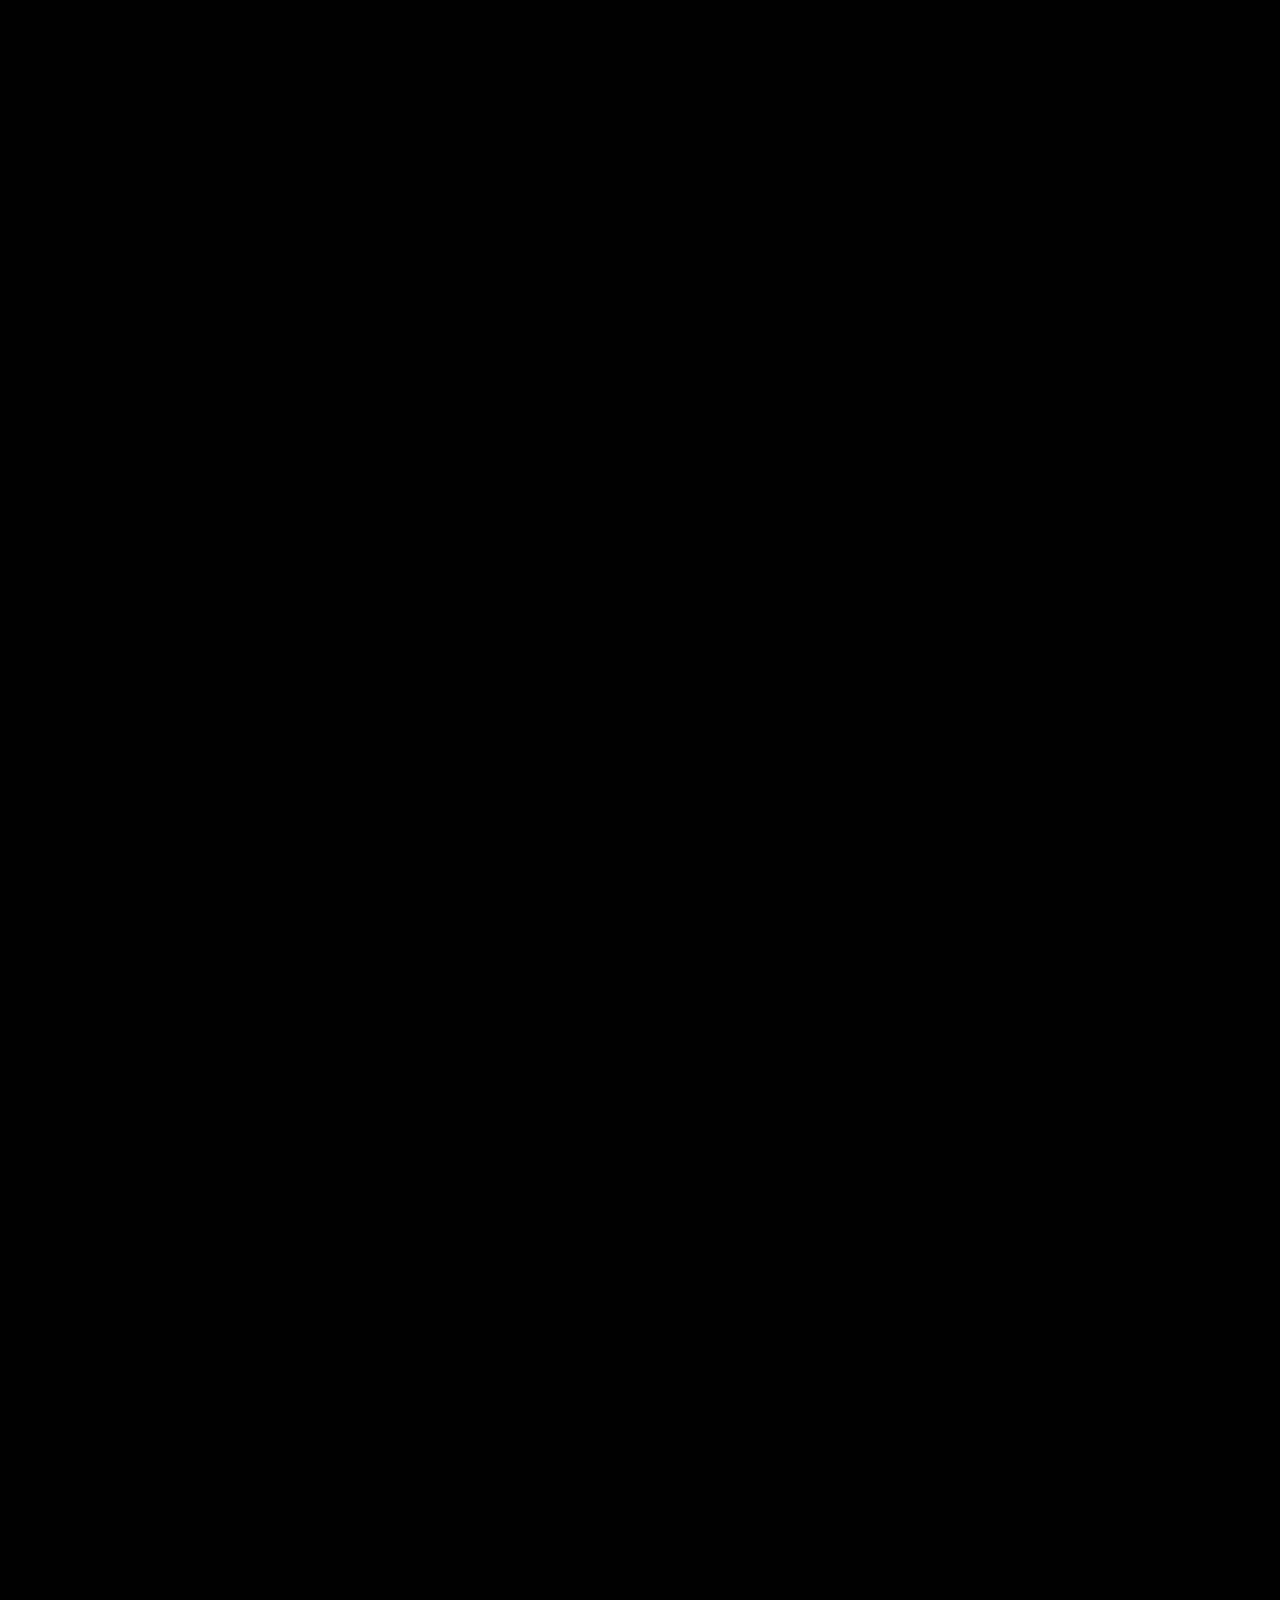
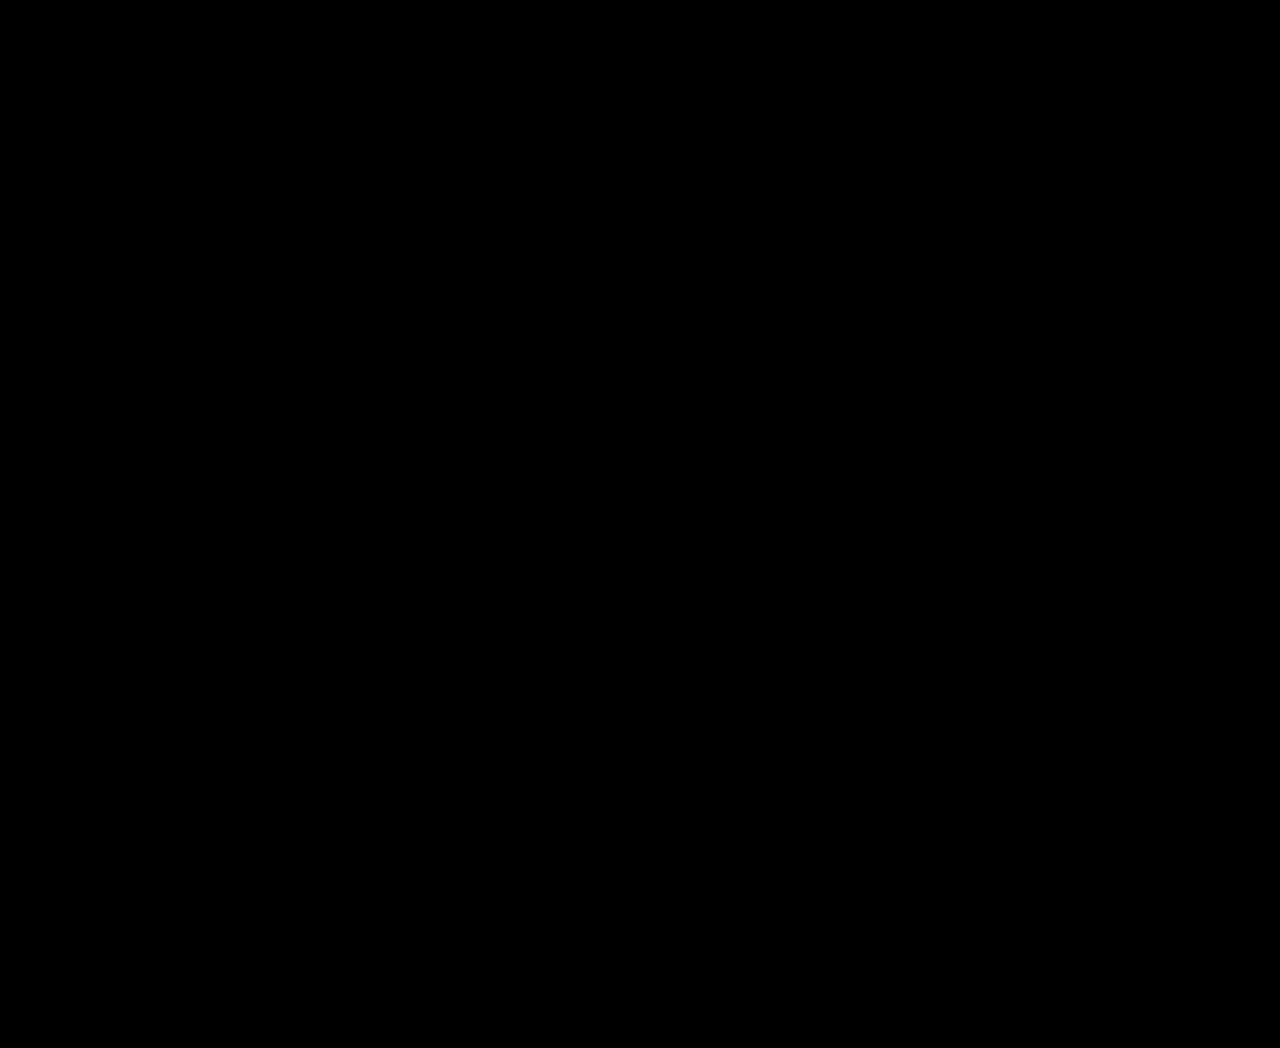
<file: solana.html>
<!DOCTYPE html>
<html lang="en" data-theme="dark">
<head>
    <meta charset="UTF-8">
    <meta name="viewport" content="width=device-width, initial-scale=1.0">
    <title>Projects | Solana Solar – Home Energy Dashboard</title>
    
    <link rel="preconnect" href="https://cdn.jsdelivr.net">
    <link rel="dns-prefetch" href="https://cdn.jsdelivr.net">
    <link href="https://cdn.jsdelivr.net/npm/bootstrap@5.3.3/dist/css/bootstrap.min.css" rel="stylesheet" integrity="sha384-QWTKZyjpPEjISv5WaRU9OFeRpok6YctnYmDr5pNlyT2bRjXh0JMhjY6hW+ALEwIH" crossorigin="anonymous">
    <link rel="stylesheet" href="./css/styles.css">
    <link rel="stylesheet" href="./css/theme.css">
    <link rel="stylesheet" href="./css/page.css">
    <link rel="stylesheet" href="./css/fonts.css">
    <link rel="icon" href="/images/favicon.webp" type="image/webp"/>
    <link rel="preload" href="./fonts/Montserrat-Regular.woff2" as="font" type="font/woff2" crossorigin="anonymous">
</head>
<body class="solana-page">
    <div class="sticky-nav">
        <nav class="navbar navbar-expand-lg bg-body-tertiary">
            <div class="navbar-container">
                <button class="navbar-toggler" type="button" data-bs-toggle="collapse" data-bs-target="#navbarNavAltMarkup" aria-controls="navbarNavAltMarkup" aria-expanded="false" aria-label="Toggle navigation">
                    <span class="navbar-toggler-icon"></span>
                </button>

                <div class="social-desktop-container">
                    <div class="social-desktop">
                        <a class="nav-link" href="https://www.linkedin.com/in/sam-treadwell-70b548272/" target="_blank">
                            <img class="social-icon linkedin" src="/svg/linkedin.svg" width="24" height="24" alt="LinkedIn"/>
                        </a>
                        <a class="nav-link" href="https://www.figma.com/@SamTreadwell" target="_blank">
                            <img class="social-icon figma" src="/svg/figma.svg" width="24" height="24" alt="Figma"/>
                        </a>
                        <a class="nav-link" href="https://github.com/treaddevs" target="_blank">
                            <img class="social-icon github" src="/svg/github.svg" width="24" height="24" alt="GitHub"/>
                        </a>
                    </div>
                </div>

                <div class="navbar-collapse" id="navbarNavAltMarkup">
                    <div class="navbar-nav">
                        <a class="nav-link" href="index.html#home" data-target="#home">Home</a>
                        <a class="nav-link" href="index.html#projects" data-target="#projects">Projects</a>
                        <a class="nav-link" href="about.html" data-target="#about">About</a>
                        <a class="nav-link" href="contact.html" data-target="#contact">Contact</a>
                        <a class="nav-link resume" href="/files/Sam-Treadwell-Resume.pdf" title="Resume">
                            <svg class="resume-icon" fill="currentColor" xmlns="http://www.w3.org/2000/svg"  viewBox="0 0 48 48" width="24px" height="24px"><path d="M 13 4 C 10.250484 4 8 6.2504839 8 9 L 8 40 C 8 42.749516 10.250484 45 13 45 L 35 45 C 37.749516 45 40 42.749516 40 40 L 40 20 A 1.0001 1.0001 0 1 0 38 20 L 38 40 C 38 41.668484 36.668484 43 35 43 L 13 43 C 11.331516 43 10 41.668484 10 40 L 10 9 C 10 7.3315161 11.331516 6 13 6 L 26.757812 6 C 26.848824 6 26.910938 6.0874954 27 6.0996094 L 27 13 C 27 15.197334 28.802666 17 31 17 L 39 17 A 1.0001 1.0001 0 0 0 39.707031 15.292969 L 29.585938 5.171875 C 28.836398 4.4210018 27.818469 4 26.757812 4 L 13 4 z M 29 7.4140625 L 36.585938 15 L 31 15 C 29.883334 15 29 14.116666 29 13 L 29 7.4140625 z M 16 24 A 1.0001 1.0001 0 1 0 16 26 L 32 26 A 1.0001 1.0001 0 1 0 32 24 L 16 24 z M 16 29 A 1.0001 1.0001 0 1 0 16 31 L 32 31 A 1.0001 1.0001 0 1 0 32 29 L 16 29 z M 16 34 A 1.0001 1.0001 0 1 0 16 36 L 26 36 A 1.0001 1.0001 0 1 0 26 34 L 16 34 z"/></svg>
                        </a>
                        <a class="nav-link" data-copy="s.treadwell11@gmail.com" title="Copy Email">
                            <svg class="email-icon" fill="currentColor" height="24px" width="24px" version="1.1" id="Capa_1" xmlns="http://www.w3.org/2000/svg" xmlns:xlink="http://www.w3.org/1999/xlink" viewBox="0 0 493.497 493.497" xml:space="preserve" stroke="currentColor">
                            <g id="SVGRepo_bgCarrier" stroke-width="0"/>
                            <g id="SVGRepo_tracerCarrier" stroke-linecap="round" stroke-linejoin="round"/>
                            <g id="SVGRepo_iconCarrier"> <path d="M444.556,85.218H48.942C21.954,85.218,0,107.171,0,134.16v225.177c0,26.988,21.954,48.942,48.942,48.942h395.613 c26.988,0,48.941-21.954,48.941-48.942V134.16C493.497,107.171,471.544,85.218,444.556,85.218z M460.87,134.16v225.177 c0,2.574-0.725,4.924-1.793,7.09L343.74,251.081l117.097-117.097C460.837,134.049,460.87,134.096,460.87,134.16z M32.628,359.336 V134.16c0-0.064,0.033-0.11,0.033-0.175l117.097,117.097L34.413,366.426C33.353,364.26,32.628,361.911,32.628,359.336z M251.784,296.902c-2.692,2.691-7.378,2.691-10.07,0L62.667,117.846h368.172L251.784,296.902z M172.827,274.152l45.818,45.819 c7.512,7.511,17.493,11.645,28.104,11.645c10.61,0,20.592-4.134,28.104-11.645l45.82-45.819l101.49,101.499H71.327L172.827,274.152z "/> </g>
                            </svg>
                        </a>
                        <div id="toast" class="toast"></div>
                    </div>

                    <div class="social-mobile">
                        <a class="nav-link" href="https://www.linkedin.com/in/sam-treadwell-70b548272/" target="_blank">
                            <img class="social-icon linkedin" src="/svg/linkedin.svg" width="24" height="24" alt="LinkedIn"/>
                        </a>
                        <a class="nav-link" href="https://www.figma.com/@SamTreadwell" target="_blank">
                            <img class="social-icon figma" src="/svg/figma.svg" width="24" height="24" alt="Figma"/>
                        </a>
                        <a class="nav-link" href="https://github.com/treaddevs" target="_blank">
                            <img class="social-icon github" src="/svg/github.svg" width="24" height="24" alt="GitHub"/>
                        </a>
                    </div>
                </div>

                <div class="theme-toggle-container">
                    <button id="theme-toggle" class="btn-reset theme-toggle icon-button" title="Toggles light & dark" aria-label="auto" aria-live="polite">
                        <svg class="sun-and-moon" aria-hidden="true" width="24" height="24" viewBox="0 0 24 24">
                            <mask class="moon" id="moon-mask" maskUnits="userSpaceOnUse" maskContentUnits="userSpaceOnUse" mask-type="luminance">
                            <rect x="0" y="0" width="100%" height="100%" fill="white"/>
                            <circle class="mask-circle" cx="18" cy="10" r="6" fill="black"/>
                            </mask>
                            <circle class="sun" cx="12" cy="12" r="6" fill="currentColor"/>
                            <g class="sun-beams" stroke="currentColor">
                            <line x1="12" y1="1" x2="12" y2="3"/>
                            <line x1="12" y1="21" x2="12" y2="23"/>
                            <line x1="4.22" y1="4.22" x2="5.64" y2="5.64"/>
                            <line x1="18.36" y1="18.36" x2="19.78" y2="19.78"/>
                            <line x1="1" y1="12" x2="3" y2="12"/>
                            <line x1="21" y1="12" x2="23" y2="12"/>
                            <line x1="4.22" y1="19.78" x2="5.64" y2="18.36"/>
                            <line x1="18.36" y1="5.64" x2="19.78" y2="4.22"/>
                            </g>
                        </svg>
                    </button>
                </div>
            </div>
        </nav>
    </div>
    
    <div class="home" id="home">
        <div class="hero-container"></div>
        <div class="hero" alt="background gradient" alt="Background gradient color"></div>
    </div>

    <div class="page-body">
        <div class="container"></div>
        <section class="back-container">
            <a href="index.html#projects" class="back-btn">← Back to projects</a>
        </section>
    </div>

    <div class="divider"></div>
    
    <div class="project-footer">
        <div class="footer-top">
            <div class="left-footer">
                <h2>Let's make it<br>happen!</h2>
                <div class="footer-cta-buttons">
                    <a class="footer-cta-btn-1" href="contact.html" data-target="#projects">Message me</a>
                    <a class="footer-cta-btn-2" href="https://calendar.app.google/mHmn5qZxF3LPCuDVA">Book a call</a>
                </div>
            </div>
            <div class="right-footer">
                <div class="navigate">
                    <h2 class="navigate-title">NAVIGATE</h2>
                    <div class="navigate-list">
                        <img class="asterisk" src="/images/asterisk.webp" alt="Asterisk">
                        <a class="navigate-item" href="index.html#home" data-target="index.html#home">Home</a>
                    </div>
                    <div class="navigate-list">
                        <img class="asterisk" src="/images/asterisk.webp" alt="Asterisk">
                        <a class="navigate-item" href="index.html#projects" data-target="index.html#projects">Projects</a>
                    </div>
                    <div class="navigate-list">
                        <img class="asterisk" src="/images/asterisk.webp" alt="Asterisk">
                        <a class="navigate-item" href="about.html" data-target="#about">About</a>
                    </div>
                    <div class="navigate-list">
                        <img class="asterisk" src="/images/asterisk.webp" alt="Asterisk">
                        <a class="navigate-item" href="contact.html" data-target="#contact">Contact</a>
                    </div>
                </div>
                <div class="resources">
                    <h2>RESOURCES</h2>
                    <div class="resources-list">
                        <img class="asterisk" src="/images/asterisk.webp" alt="Asterisk">
                        <a class="resources-item" data-copy="s.treadwell11@gmail.com">
                            Email 
                            <a class="copy-icon" data-copy="s.treadwell11@gmail.com" title="Copy Email">
                                <svg version="1.1" id="Layer_1" xmlns="http://www.w3.org/2000/svg" xmlns:xlink="http://www.w3.org/1999/xlink" x="0px" y="0px" viewBox="0 0 115.77 122.88" style="enable-background:new 0 0 115.77 122.88" xml:space="preserve"><style type="text/css">.st0{fill-rule:evenodd;clip-rule:evenodd;}</style><g><path class="st0" d="M89.62,13.96v7.73h12.19h0.01v0.02c3.85,0.01,7.34,1.57,9.86,4.1c2.5,2.51,4.06,5.98,4.07,9.82h0.02v0.02 v73.27v0.01h-0.02c-0.01,3.84-1.57,7.33-4.1,9.86c-2.51,2.5-5.98,4.06-9.82,4.07v0.02h-0.02h-61.7H40.1v-0.02 c-3.84-0.01-7.34-1.57-9.86-4.1c-2.5-2.51-4.06-5.98-4.07-9.82h-0.02v-0.02V92.51H13.96h-0.01v-0.02c-3.84-0.01-7.34-1.57-9.86-4.1 c-2.5-2.51-4.06-5.98-4.07-9.82H0v-0.02V13.96v-0.01h0.02c0.01-3.85,1.58-7.34,4.1-9.86c2.51-2.5,5.98-4.06,9.82-4.07V0h0.02h61.7 h0.01v0.02c3.85,0.01,7.34,1.57,9.86,4.1c2.5,2.51,4.06,5.98,4.07,9.82h0.02V13.96L89.62,13.96z M79.04,21.69v-7.73v-0.02h0.02 c0-0.91-0.39-1.75-1.01-2.37c-0.61-0.61-1.46-1-2.37-1v0.02h-0.01h-61.7h-0.02v-0.02c-0.91,0-1.75,0.39-2.37,1.01 c-0.61,0.61-1,1.46-1,2.37h0.02v0.01v64.59v0.02h-0.02c0,0.91,0.39,1.75,1.01,2.37c0.61,0.61,1.46,1,2.37,1v-0.02h0.01h12.19V35.65 v-0.01h0.02c0.01-3.85,1.58-7.34,4.1-9.86c2.51-2.5,5.98-4.06,9.82-4.07v-0.02h0.02H79.04L79.04,21.69z M105.18,108.92V35.65v-0.02 h0.02c0-0.91-0.39-1.75-1.01-2.37c-0.61-0.61-1.46-1-2.37-1v0.02h-0.01h-61.7h-0.02v-0.02c-0.91,0-1.75,0.39-2.37,1.01 c-0.61,0.61-1,1.46-1,2.37h0.02v0.01v73.27v0.02h-0.02c0,0.91,0.39,1.75,1.01,2.37c0.61,0.61,1.46,1,2.37,1v-0.02h0.01h61.7h0.02 v0.02c0.91,0,1.75-0.39,2.37-1.01c0.61-0.61,1-1.46,1-2.37h-0.02V108.92L105.18,108.92z"/></g></svg>
                            </a>
                        </a>
                    </div>
                    <div id="toast" class="toast"></div>
                    <div class="resources-list">
                        <img class="asterisk" src="/images/asterisk.webp" alt="Asterisk">
                        <a class="resources-item" href="/files/Sam-Treadwell-Resume.pdf" target="_blank" title="Resume">
                            Resume
                            <a class="new-window-icon" href="/files/Sam-Treadwell-Resume.pdf" target="_blank" title="New window">
                                <svg width="24px" height="24px" viewBox="0 0 24 24" fill="none" xmlns="http://www.w3.org/2000/svg">
                                    <path d="M5 12V6C5 5.44772 5.44772 5 6 5H18C18.5523 5 19 5.44772 19 6V18C19 18.5523 18.5523 19 18 19H12M8.11111 12H12M12 12V15.8889M12 12L5 19" stroke="#464455" stroke-linecap="round" stroke-linejoin="round"/>
                                </svg>
                            </a>
                        </a>
                    </div>
                    <div class="resources-list">
                        <img class="asterisk" src="/images/asterisk.webp" alt="Asterisk">
                        <a class="resources-item" href="/files/Tech-Stack-&-AI-Native-Product-Workflow.pdf" target="_blank" title="Tech Stack & AI-Native Product Workflow">
                            Tech Stack
                            <a class="new-window-icon" href="/files/Tech-Stack-&-AI-Native-Product-Workflow.pdf" target="_blank" title="New window">
                                <svg width="24px" height="24px" viewBox="0 0 24 24" fill="none" xmlns="http://www.w3.org/2000/svg">
                                    <path d="M5 12V6C5 5.44772 5.44772 5 6 5H18C18.5523 5 19 5.44772 19 6V18C19 18.5523 18.5523 19 18 19H12M8.11111 12H12M12 12V15.8889M12 12L5 19" stroke="#464455" stroke-linecap="round" stroke-linejoin="round"/>
                                </svg>
                            </a>
                        </a>
                    </div>
                </div>
            </div>
        </div>

        <div class="footer-divider"></div>

        <div class="footer-bottom">
            <div class="footer-bottom-left">
                <p class="all-rights-reserved">ALL RIGHTS RESERVED.</p>
                <p class="copyright-name">&copy; <span id="current-year"></span> Sam Treadwell</p>
            </div>
            <div class="footer-bottom-right">
                <div class="local-time-container">
                    <h2>LOCAL TIME</h2>
                    <div class="local-time">
                        <img class="asterisk" src="/images/asterisk.webp" alt="Asterisk">
                        <span id="current-time"></span>
                    </div>
                </div>
                <div class="scroll-up">
                    <a href="#home" data-target="#home">
                        <img class="scroll-up-arrow" src="/images/scroll-up-arrow.webp" alt="Scroll up arrow"> 
                    </a>
                </div>
            </div>
        </div>
    </div>

    <script>
        document.addEventListener("DOMContentLoaded", () => {
            const currentTheme = localStorage.getItem("theme") || "dark";
            document.documentElement.classList.add(`${currentTheme}-mode`)
        });
    </script>

    <script src="https://cdn.jsdelivr.net/npm/bootstrap@5.3.3/dist/js/bootstrap.bundle.min.js"></script>
    <script type="module" src="/js/index.js" defer></script>
    <script type="module" src="/js/theme.js" defer></script>
    <script type="module" src="/js/page.js" defer></script>
  </body>
</html>
</file>
<file: css/styles.css>
:root {
  --bg-color: black;
  --font-color: white;
  --toggler-focus-bg-color: #444;
}

.light-mode {
  --bg-color: white !important;
  --font-color: black !important;
  --font-color-secondary: #3b3b3b !important;
  --nav-color-hover: #7b7b7b !important;
  --toggler-bg-color: rgba(255, 255, 255, 0.85) !important; 
  --toggler-focus-bg-color: #444 !important;
  --nav-bg-color: rgba(0, 0, 0, 0.15) !important; 
}

.dark-mode {
  --bg-color: black !important;
  --font-color: white !important;
  --font-color-secondary: #eaeaea !important;
  --nav-color-hover: #606060 !important;
  --toggler-bg-color: rgba(255, 255, 255, 0.85) !important; 
  --toggler-focus-bg-color: #444 !important;
  --nav-bg-color: rgba(255, 255, 255, 0.15) !important; 
}

html {
  height: 100vh;
  overflow: hidden;
}

body {
  width: 100vw;
  height: 100vh;
  margin: 0;
  background: #222;
  perspective: 1px; 
  transform-style: preserve-3d; 
  overflow-x: hidden;
  overflow-y: scroll; 
}

html,
body {
  background-color: var(--bg-color);
  color: var(--font-color);
  scroll-behavior: smooth;
  overflow-x: hidden;
}

.sticky-nav {
  position: sticky;
  top: 0;
  z-index: 1;
}

nav.navbar {
  position: absolute;
  font-family: 'Montserrat', sans-serif;
  width: 100%;
  max-width: 100vw;
}

.navbar-container {
  display: flex;
  justify-content: space-between;
  width: 100%;
  height: 60.8px;
}

.navbar-toggler {
  position: relative;
  border-radius: 0.575rem;
  margin-left: 0.5rem;
  border: none;
  background-color: var(--toggler-bg-color);
  backdrop-filter: blur(12px); 
  -webkit-backdrop-filter: blur(12px); 
  z-index: 2;
}

.navbar-toggler:focus,
.navbar-toggler:active {
  outline: none;
  box-shadow: none;
  border: none;
}

.navbar-collapse {
  display: flex;
  justify-content: center;
  align-self: flex-start;
}

.navbar-nav {
  display: flex;
  justify-content: center;
  align-items: center;
  gap: 2rem;
  padding: 10px;
  background-color: transparent !important; 
  backdrop-filter: blur(12px); 
  -webkit-backdrop-filter: blur(12px); 
  border-radius: 20px;
  z-index: 9999;
}

.nav-link {
  padding: 0.5rem;
  margin: 0;
}

.navbar-nav:has(a:hover) a {
  color: var(--nav-color-hover);
}

.navbar-nav a.nav-link:hover {
  color: var(--font-color);
}

.navbar a  {
  position: relative;
  color: var(--font-color);
  text-decoration: none;
}

/* .navbar .social-desktop a,
.navbar .social-mobile a {
  color: var(--font-color);
  text-decoration: none;
  padding-top: 1rem;
} */

.navbar.bg-body-tertiary {
  background-color: transparent !important; 
}

.theme-toggle-container {
  display: flex;
  height: 60.8px;
  position: relative;
  align-items: center;
  justify-content: center;
  align-self: flex-start;
  margin-right: 0.5rem;
  z-index: 2;
}

.social-mobile {
  display: none;
}

.social-desktop-container {
  position: sticky;
  height: 100vh;
  display: flex;
  flex-direction: column;
  align-items: center;
  padding-bottom: 100px;
  justify-content: flex-end;
  z-index: 1;
}

.social-desktop {
  display: flex;
  flex-direction: column;
  padding: 0.5rem 0.5rem 1rem 0.5rem;
  margin-left: 8px;
  border-radius: 20px;
  background-color: transparent !important; 
  backdrop-filter: blur(12px); 
  -webkit-backdrop-filter: blur(12px); 
}

.social-icon {
  transition: transform 0.3s ease;
}

.social-icon:hover {
  transform: scale(1.1);
}

.dark-mode .social-icon {
  filter: invert(1);
}

.light-mode .social-icon {
  filter: none;
}

.toast {
  position: fixed;
  top: 50px;
  left: 50%;
  transform: translateX(-50%) translateY(20px);
  background: var(--font-color);
  color: var(--bg-color);
  padding: 10px 16px;
  border-radius: 8px;
  font-family: 'Urbanist';
  font-weight: 400;
  font-size: 14px;
  opacity: 0;
  pointer-events: none;
  transition: opacity 0.25s ease, transform 0.25s ease;
  z-index: 9999;
}

.toast.show {
  opacity: 1;
  transform: translateX(-50%) translateY(0);
}

.resume-icon,
.email-icon {
  transition: transform 0.3s ease;
}

.resume-icon:hover,
.email-icon:hover {
  transform: scale(1.1);
  cursor: pointer;
}

.home {
  position: relative;
  display: flex;
  justify-content: center;
  align-items: center;
  width: 100%;
  height: 100vh;
  padding: 0 10vw;
  transform-style: preserve-3d;
}

#header-background {
  position: absolute;
  object-fit: contain;
  transform: translateZ(-1px) scale(2);
  z-index: -2;
  pointer-events: none;
}

.home::after {
  content: "";
  position: absolute;
  width: 100%;
  height: 100%;
  z-index: -1;
}

.projects {
  position: relative;
  align-items: stretch;
  padding: 0 10vw;
  background-color: var(--bg-color);
}

.projects section {
  display: flex;
  flex-direction: row;
  gap: 6rem;
  align-items: stretch;
  flex-wrap: wrap;
  padding-top: 250px;
}

.projects section.reverse {
  flex-direction: row-reverse;
  flex-wrap: wrap;
}

.show-more-wrapper {
  display: flex;
  justify-content: center;
  margin: 64px 0px 150px 0px;
}

#show-more-btn {
  display: flex;
  align-items: center;
  justify-content: center;
  font-size: 16px;
  color: black;
  padding: 1rem 1.5rem;
  border: none;
  border-radius: 999px;
  cursor: pointer;
  gap: 0.4em;
}

.chevron {
  width: 20px;
}

.chevron.rotate {
  transform: rotate(180deg);
}

.tab {
  display: inline-block;
  width: 200px;
  margin-bottom: 50px;
  transform: rotateX(90deg);
  transform-origin: top;
  opacity: 0;
  transition: transform 1.5s ease, opacity 1.5s ease;
}

.tab.show {
  transform: rotateX(0deg);
  opacity: 1;
}

.pills-container {
  display: flex;
  flex-wrap: wrap;
  gap: 8px;
  margin: 10px 0;
  opacity: 0;
  transform: translateY(20px);
  transition: opacity 2.5s ease, transform 2.5s ease;
}

.pills-container.show {
  opacity: 1;
  transform: translateY(0);
  transition-delay: 0.2s;
}

.pill {
  display: inline-block;
  padding: 6px 14px;
  border-radius: 6px;
  font-size: 0.85rem;
  white-space: nowrap;
  font-family: 'Montserrat';
  font-weight: 500;
}

.pill {
  transition: transform 0.2s ease, box-shadow 0.2s ease;
}

.pill:hover {
  transform: translateY(-2px);
  box-shadow: 0 4px 10px rgba(0,0,0,0.08);
}

.skill-pill {
  background-color: #f1f1f1;
  color: #444;
}

.desc {
  display: flex;
  flex-direction: column;
  justify-content: space-between;
  background-color: var(--bg-color);
  font-family: 'Urbanist';
  font-weight: 400;
  color: var(--font-color-secondary);
  font-size: 24px;
  flex: 1 1 300px;
  order: 1;
}

.desc a {
  color: #00c3ff;
}

.desc h2,
.desc p, 
.desc button {
  opacity: 0;
  transform: translateY(20px);
  transition: opacity 2.5s ease, transform 2.5s ease;
}

.desc p {
  color: var(--font-color-secondary);
}

.desc h2 {
  font-family: 'Urbanist';
  font-weight: 700;
  color: var(--font-color);
  font-size: clamp(36px, 8vw, 50px);
  line-height: 1;
  margin-bottom: 20px;
}

.desc h2.show {
  opacity: 1;
  transform: translateY(0);
  transition-delay: 0.2s;
}

.desc p.show,
.desc button.show {
  opacity: 1;
  transform: translateY(0);
  transition-delay: 0.4s;
}

.desc-content {
  margin-bottom: 50px;
}

.project-btn {
  display: flex;
  align-self: flex-start;
  font-family: 'Urbanist';
  font-weight: 400;
  color: black;
  text-decoration: none;
  margin-top: auto;
  align-items: center;
  justify-content: center;
  background-color: #00c3ff;
  border: none;
  border-radius: 6px;
  width: clamp(300px, 68vw, 364.75px);
  padding: 10px clamp(67.635px, 15.33vw, 100px);
  cursor: pointer;
  transition: transform 0.2s ease, font-size 0.2s ease;
}

.project-btn:hover {
  background-color: rgba(0, 195, 255, 0.85);
}

.project-btn-wrapper {
  display: flex;
  align-items: center;
  justify-content: center;
  gap: 0.4em;
}

.new-window {
  display: flex;
  flex-direction: column;
  align-items: center;
  justify-content: center;
}

.project-btn .new-window svg path {
  stroke: black;
  transition: transform 0.2s ease;
}

.laptop-container {
  display: flex;
  position: relative;
  flex: 1 1 250px;
  perspective: 1200px;
  justify-content: center;
  align-items: center;
  margin: 0 auto;
  order: 2;
  box-sizing: border-box;
}

.projects .laptop-container img,
.projects .phone-container img,
.projects .desktop-container img {
  max-width: 100%;
  height: auto;
}

.laptop {
  width: clamp(300px, 45vw, 950px);
  transform-style: preserve-3d;
}

.laptop img {
  display: block;
}

.laptop .top,
.laptop .bottom {
  opacity: 0;
  transition: opacity 1.5s ease;
}

.laptop .top {
  transform-origin: bottom center;
  transform: rotateX(90deg);
  backface-visibility: hidden;
}

.laptop .top.show {
  opacity: 1;
  animation: openLaptop 2s ease forwards;
  animation-delay: 1s;
}

.laptop .bottom.show {
  opacity: 1;
  transition-delay: 0.5s;
}

@keyframes openLaptop {
    from { transform: rotateX(90deg); }
    to { transform: rotateX(0deg); }
}

.phone-container {
  display: flex;
  position: relative;
  height: calc(
    (clamp(206.25px, 45vw, 311.5px) / 0.490786981) - clamp(56.25px, 12.5vw, 85.5px)
  );
  flex: 1 1 437px;
  order: 2;
  box-sizing: border-box;
  margin: 0 auto;
  z-index: 0;
}

.phone-wrapper {
  position: relative;
  margin: 0 auto;
}

.phone-inner {
  display: flex;
  width: clamp(262.5px, 28vw, 399px);
  height: 100%;
}

.phone-top,
.phone-bottom {
  position: absolute;
  width: clamp(150px, 40vw, 228px);
  opacity: 0;
  transition: transform 2s ease, opacity 2s ease;
}

.phone-top img,
.phone-bottom img {
  width: 100%;
  height: auto;
  object-fit: contain;
}

.phone-top.init {
  transform: translateY(100%);
}

.phone-top.animate {
  opacity: 1;
}

.phone-bottom {
  z-index: 1;
}

.phone-bottom.init {
  transform: translateY(100%);
}

.phone-bottom.animate {
  opacity: 1;
  transform: translate(
    clamp(112.5px, 25vw, 171px), 
    clamp(56.25px, 12.5vw, 85.5px)
  ); 
  transition: transform 2.3s ease, opacity 2.3s ease;
  transition-delay: 0.3s;
}

.desktop-container {
  display: flex;
  position: relative;
  flex: 1 1 300px;
  perspective: 1200px;
  justify-content: center;
  align-items: center;
  margin: 0 auto;
  order: 2;
  box-sizing: border-box;
}

.desktop {
  width: clamp(300px, 45vw, 950px);
  transform-style: preserve-3d;
  opacity: 0;
  transition: opacity 1.5s ease;
}

.desktop img {
  display: block;
}

.desktop.show {
  opacity: 1;
  transition-delay: 0.5s;
}

.contact-container {
  position: relative;
  display: flex;
  flex: 1;
  align-items: center;
  justify-content: center;
  min-height: calc(100vh - 118px);
  margin: 64px 0px 150px 0px;
}

.contact-form {
  display: flex;
  flex-direction: column;
  align-items: start;
  gap: 1.25rem;
  width: 100%;
  max-width: 600px;
  padding: 2.5rem 2rem;
  border-radius: 6px;
  box-shadow: 0 10px 30px rgba(0,0,0,0.1);
  backdrop-filter: blur(10px);
}

.contact-title h2 {
  font-family: 'Urbanist';
  font-weight: 600;
  font-size: clamp(34px, 6vw, 50px);
}

.contact-title hr {
  border: 2px solid var(--font-color-secondary);;
  opacity: 0.2;
}

.contact-inputs {
  font-family: 'Montserrat';
  font-weight: 400;
  width: 100%;
  border: none;
  border-radius: 6px;
  outline: none;
  padding: clamp(0.25rem, 2vh, 0.5rem) clamp(1rem, 3vh, 1.25rem);
  box-shadow: 0 10px 30px rgba(0,0,0,0.1);
}

.message-btn {
  position: relative;
  overflow: hidden;
  font-family: 'Urbanist';
  font-weight: 400;
  color: black;
  text-decoration: none;
  font-size: 20px;
  width: 250px;
  padding: 10px 0;
  border: none;
  border-radius: 6px;
  background-color: rgba(0, 195, 255, 0.85);
  transition: color 0.3s ease;
  cursor: pointer;
}

.message-btn::before {
  content: "";
  position: absolute;
  top: 0;
  left: -100%;
  width: 100%;
  height: 100%;
  background-color: #00c3ff;
  transition: all 0.4s ease;
  z-index: 0;
}

.message-btn:hover::before {
  left: 0;
}

.message-btn span,
.message-btn img {
  position: relative;
  z-index: 1;
  transition: color 0.3s ease;
}

.error-msg {
  color: #ff4d4d;
  font-size: 0.9rem;
  margin-top: 0.25rem;
  margin-left: 0.25rem;
  animation: fadeIn 0.2s ease;
}

.success-msg {
  color: #21c748;
  font-size: 0.9rem;
  margin-top: 0.25rem;
  margin-left: 0.25rem;
  animation: fadeIn 0.2s ease;
}

.contact-inputs.error {
  box-shadow: 0 0 0 2px #ff4d4d, 0 10px 30px rgba(0, 0, 0, 0.1);
  animation: shake 0.2s ease-in-out 0s 2;
}

.contact-tab {
  display: inline-block;
  width: 300px;
  margin-bottom: 50px;
  transform: rotateX(90deg);
  transform-origin: top;
  opacity: 0;
  transition: transform 1.5s ease, opacity 1.5s ease;
  margin: 0;
}

.contact-tab img {
  width: 300px;
}

.contact-tab.show {
  transform: rotateX(0deg);
  opacity: 1;
}

.contact-title,
.contact-inputs, 
.message-btn {
  opacity: 0;
  transform: translateY(20px);
  transition: opacity 1.5s ease, transform 1.5s ease;
}

.contact-title.show {
  opacity: 1;
  transform: translateY(0);
  transition-delay: 0.2s;
}

.contact-inputs.show,
.message-btn.show {
  opacity: 1;
  transform: translateY(0);
  transition-delay: 0.4s;
}

@keyframes shake {
  0%, 100% { transform: translateX(0); }
  25% { transform: translateX(-4px); }
  75% { transform: translateX(4px); }
}

@keyframes fadeIn {
  from { opacity: 0; transform: translateY(-3px); }
  to { opacity: 1; transform: translateY(0); }
}

.divider {
  height: 4px;
  width: 100%;
  opacity: 0.2;
  background-color: var(--font-color-secondary);
}

.footer {
  display: flex;
  flex-direction: column;
  align-items: center;
  justify-content: center;
  padding: 0 10vw;
  background-color: var(--bg-color);
  color: var(--font-color);
}

.footer-top {
  display: flex;
  flex-direction: row;
  flex-wrap: wrap;
  width: 100%;
  justify-content: space-between;
  gap: 40px;
  padding-top: 100px;
}

.copy-icon {
  display: flex;
  fill: var(--font-color);
  height: 16px;
  width: 16px;
  transform: scaleX(-1);
}

.footer-bottom {
  display: flex;
  flex-direction: row;
  flex-wrap: wrap-reverse;
  width: 100%;
  justify-content: space-between;
  gap: 40px;
  padding-bottom: 20px;
}

.footer-divider {
  height: 2px;
  width: 100%;
  opacity: 0.2;
  background: var(--font-color-secondary);
  margin: 40px 0px;
}

.left-footer h2 {
  font-family: 'Horizon';
  font-size: clamp(28px, 6vw, 55px);
  font-weight: 700;
}

.footer-cta-buttons {
    display: flex;
    justify-content: flex-start;
    margin-top: 16px;
    gap: 0.75rem;
}

.footer-cta-btn-1 {
    position: relative;
    overflow: hidden;
    font-family: 'Montserrat';
    font-weight: 500;
    color: var(--font-color);
    font-size: clamp(14px, 2.5vw, 24px);
    text-decoration: none;
    background-color: #00c3ff;
    padding: 10px 20px;
    border-radius: 30px;
    transition: transform 0.2s ease, box-shadow 0.2s ease;
    cursor: pointer;
    z-index: 1;
}

.footer-cta-btn-2 {
    position: relative;
    overflow: hidden;
    font-family: 'Montserrat';
    font-weight: 500;
    color: var(--font-color);
    font-size: clamp(14px, 2.5vw, 24px);
    text-decoration: none;
    border: 2px solid var(--font-color);
    background-color: var(--bg-color);
    padding: 10px 20px;
    border-radius: 30px;
    transition: transform 0.2s ease, box-shadow 0.2s ease;
    cursor: pointer;
    z-index: 1;
}

.footer-cta-btn-1:hover,
.footer-cta-btn-2:hover {
  transform: translateY(-4px);
  box-shadow: 0 4px 10px rgba(0,0,0,0.08);
}

.right-footer {
  display: flex;
  flex-direction: row;
  justify-content: space-between;
  gap: 40px;
}

.navigate h2,
.resources h2,
.local-time-container h2 {
  font-family: 'Urbanist';
  font-weight: 500;
  font-size: 24px;
  margin-bottom: 6px;
}

.navigate-list,
.resources-list {
  display: flex;
  flex-direction: row;
  align-items: center;
  justify-content: flex-start;
  cursor: pointer;
  gap: 0.5rem;
}

.local-time {
  display: flex;
  flex-direction: row;
  align-items: center;
  justify-content: flex-start;
  gap: 0.5rem;
}

.asterisk {
  width: 24px;
}

.new-window-icon svg path {
  stroke: var(--font-color);
}

.navigate-item,
.resources-item,
.local-time {
  position: relative;
  display: inline-block;
  font-family: 'Urbanist';
  font-weight: 400;
  font-size: 20px;
  text-decoration: none;
  color: var(--font-color);
}

.navigate-item::after,
.resources-item::after {
  content: "";
  position: absolute;
  left: 0;
  bottom: 0;
  width: 100%;
  height: 2px;
  background: var(--font-color);
  transform: scaleX(0);
  transition: left;
  transition: transform 0.25s ease;
}

.navigate-item:hover::after,
.resources-item:hover::after {
  transform: scaleX(1);
}

.footer-bottom-right {
  display: flex;
  flex-direction: row;
  gap: 89.75px;
}

.all-rights-reserved {
  font-family: 'Urbanist';
  font-weight: 400;
  font-size: 20px;
  margin: 0;
  color: var(--font-color-secondary);
}

.copyright-name {
  font-family: 'Urbanist';
  font-weight: 400;
  font-size: 24px;
}

#current-time {
  display: inline-block;
  font-family: 'Urbanist';
  font-weight: 400;
  width: 12ch;
  font-variant-numeric: tabular-nums;
}

.scroll-up-arrow {
  width: 50px;
}

.scroll-up-arrow:hover {
  opacity: 0.85;
}

@media (max-width: 1512px) {
  #header-background {
    transform: translateZ(-1px) scale(1.5);
  }
}

@media (max-width: 1232px) {
  .headshot-container {
    display: flex;
    flex-basis: 100%;
    justify-content: center;
  }
}

@media (max-width: 991px) {
  .navbar.bg-body-tertiary {
    background-color: transparent !important;
    backdrop-filter: none !important;
    -webkit-backdrop-filter: none !important;
  }

  .navbar-collapse {
    position: absolute;
    top: 0;
    left: 0;
    width: 100vw;
    height: 100vh;
    overflow: hidden;
    display: flex;
    flex-direction: column;
    align-items: center;
    justify-content: flex-start;
    background-color: var(--bg-color);
    z-index: 1;
    transition: height 0.3s ease-in-out, opacity 0.3s ease-in-out;
    opacity: 0;
    pointer-events: none;
  }

  .navbar-collapse.show {
    opacity: 1;
    pointer-events: auto;
  }

  .navbar-nav {
    display: flex;
    flex-direction: column;
    align-items: center;
    box-shadow: none;
    width: 100%;
    flex: 1;
  }

  .social-mobile {
    display: flex;
    justify-content: center;
    align-items: center;
    margin-bottom: 1rem;
    margin-top: auto;
  }

  .social-desktop {
    display: none;
  }

  body.nav-open {
    overflow: hidden;
    position: fixed;
  }
}

@media (max-width: 768px) {
    .footer-cta-buttons {
        gap: 0.5rem;
    }

    .footer-bottom-right {
      width: 100%;
      justify-content: space-between;
      gap: 0;
    }

    .navigate-list,
    .resources-list {
      gap: 0.12rem;
    }

    .local-time {
      gap: 0.12rem;
    }
}
</file>
<file: css/theme.css>
.light-mode {
  --theme-btn-color: rgba(255, 255, 255, 0.1) !important;
}

.dark-mode {
  --theme-btn-color: rgba(0, 0, 0, 0.1) !important;
}

.theme-toggle {
  --icon-fill-moon: #999999;
  --icon-fill-moon-hover: #7e7e7e;
  --icon-fill-sun: #555555;
  --icon-fill-sun-hover: #606060;
  width: 3rem;
  height: 3rem;
  padding: 0.5rem;
  border: none;
  border-radius: 50%;
  background-color: transparent !important; 
  backdrop-filter: blur(12px); 
  -webkit-backdrop-filter: blur(12px);
  box-shadow: 0 8px 32px var(--nav-bg-color);
  cursor: pointer;
  display: flex;
  align-items: center;
  justify-content: center;
  transition: background-color 0.3s ease;
  position: relative;
  z-index: 3001;
}

.sun-and-moon {
  width: 100%;
  height: 100%;
  stroke-linecap: round;
  display: inline-block;
}

.sun-and-moon > .moon,
.sun-and-moon > .sun {
  transition: fill 0.3s ease;
  transform-origin: center center;
}

.sun-and-moon > .moon {
  fill: var(--icon-fill-moon);
}

.sun-and-moon > .sun {
  fill: var(--icon-fill-sun);
}

.sun-and-moon > .sun-beams {
  stroke: var(--icon-fill-sun);
  stroke-width: 2px;
  transition: stroke 0.3s ease;
}

/* === Hover Effects === */
.theme-toggle:hover {
  box-shadow: 0 0 30px rgba(0, 123, 255, 0.75);
}

.theme-toggle:hover .sun-and-moon > .sun {
  fill: var(--icon-fill-sun-hover);
}

.theme-toggle:hover .sun-and-moon > .sun-beams {
  stroke: var(--icon-fill-sun-hover);
}

.theme-toggle:hover .sun-and-moon > .moon {
    fill: var(--icon-fill-moon-hover);
}

/* === Dark Mode SVG Animation === */
/* Dark mode SVG Animation */
.theme-toggle[data-theme="dark"] .sun-and-moon > .sun {
    transform: scale(1.75);
}

.theme-toggle[data-theme="dark"] .sun-and-moon > .sun-beams {
    opacity: 0;
}

.theme-toggle[data-theme="dark"] .sun-and-moon .mask-circle {
    cx: 18;
}

/* === Smooth Animation === */
@media (prefers-reduced-motion: no-preference) {
    .sun-and-moon > .sun {
        transition: transform 0.5s cubic-bezier(0.5, 1.25, 0.75, 1.25);
    }

    .sun-and-moon > .sun-beams {
        transition: transform 0.5s cubic-bezier(0.5, 1.5, 0.75, 1.25),
                    opacity 0.5s cubic-bezier(0.25, 0, 0.3, 1);
    }

    .sun-and-moon .moon > circle {
        transition: transform 0.25s cubic-bezier(0, 0, 0, 1);
    }

    .theme-toggle[data-theme="dark"] .sun-and-moon > .sun {
        mask: url(#moon-mask);
        -webkit-mask: url(#moon-mask);
        transform: scale(1.75);
        transition: transform 0.25s cubic-bezier(0.25, 0, 0.3, 1);
    }

    .theme-toggle[data-theme="dark"] .sun-and-moon > .sun-beams {
        transform: rotate(-25deg);
        transition-duration: 0.15s;
    }

    .theme-toggle[data-theme="dark"] .sun-and-moon > .moon > circle {
        transition-delay: 0.25s;
        transition-duration: 0.5s;
    }
}
</file>
<file: css/header.css>
.name {
    font-family: 'Horizon';
    font-weight: 400;
    font-size: clamp(16px, 2.35vw, 43px);
    color: #00c3ff;
    margin: 0;
    opacity: 0;
    transition: opacity 5s ease, transform 5s ease;
}

.name.show {
    opacity: 1;
}

.name-container {
    margin-left: 7px;
}

.pipe {
    color: var(--font-color);
    opacity: 1;
    font-weight: 600;
    margin: 0 6px;
}

.letter, .pipe {
    display: inline-block;
    min-width: 0.6ch;
}

.sticky-note {
    position: absolute;
    top: 32vh;
    left: 12vw;
    z-index: 3;
}

.sticky-note img {
    width: clamp(200px, 18vw, 325px);
    opacity: 0;
    transition: opacity 5s ease, transform 5s ease;
    transition: transform 1.2s cubic-bezier(0.22, 1, 0.36, 1);
}

.sticky-note img.show {
    opacity: 1;
}

.sticky-note:hover img {
    transform: rotate(4.34deg);
}

#arrow {
    position: absolute;
    top: 47.5vh;
    left: 19vw;
    z-index: 2;
}

#arrow-img {
    display: block;
    transform: rotate(2deg);
    width: clamp(112px, 8.15vw, 154px);
    opacity: 0;
    transition: opacity 5s ease, transform 5s ease;
}

#arrow-img.show {
    opacity: 1;
}

#pen-tool {
    position: absolute;
    top: 1vh;
    right: 0;
    z-index: -1;
}

#pen-tool-img {
    display: block;
    /* width: clamp(112px, 8.15vw, 154px); */
    width: clamp(20px, 3.5vw, 62px);
    opacity: 0;
    transition: opacity 1s ease, transform 1s ease;
}

#pen-tool-img.show {
    opacity: 1;
}

.title-container {
    position: relative;
    display: grid;
    grid-template-rows: 1fr auto 1fr;
    --hero-scale: clamp(40px, 6vw, 110px);
    width: fit-content;
    height: 100vh;
    text-align: left;
    margin: 0 auto;
    z-index: 1;
}

.top-content {
    display: flex;
    grid-row: 2;
    width: fit-content;
    flex-direction: column;
    align-self: flex-start;
}

.title {
    position: relative;
    display: flex;
    font-family: 'Horizon';
    font-size: var(--hero-scale);
    font-weight: 400;
    line-height: 1;
    justify-content: left;
    align-items: left;
    padding-right: 20px;
    margin: 0;
}

.previously {
    font-family: 'Horizon';
    font-size: calc(var(--hero-scale) * 0.364);
    color: #b4b4b4;
    margin: 0;
}

.sub-logos {
    display: flex;
    flex-direction: row;
    align-items: center;
    margin-left: 7px;
    width: calc(100% - 7px);
    max-width: calc(100% - 7px);
    box-sizing: border-box;
    gap: 1rem;
    opacity: 0;
    transition: opacity 5s ease, transform 5s ease;
}

.sub-logos.show {
    opacity: 1;
}

/* Marquee container */
.logo-marquee {
    flex: 1;
    min-width: 0;
    width: 0;
    overflow: hidden;
    position: relative;

    /* Fade edges */
    -webkit-mask-image: linear-gradient(
        to right,
        transparent,
        black 10%,
        black 90%,
        transparent
    );

    mask-image: linear-gradient(
        to right,
        transparent,
        black 10%,
        black 90%,
        transparent
    );
}

/* Moving track */
.logo-track {
    display: flex;
    flex-shrink: 0;
    align-items: center;
    width: max-content;
    gap: 1rem;
    animation: logoScroll 22s linear infinite;
}


/* Individual logos */
.logo-link {
    flex: 0 0 auto;
    display: flex;
    align-items: center;
    justify-content: center;
}

.logo {
    display: block;
    height: calc(var(--hero-scale) * 0.395);
}

/* Continuous movement */
@keyframes logoScroll {
    from {
        transform: translateX(0);
    }

    to {
        transform: translateX(-50%);
    }
}

/* Pause on hover */
.logo-marquee:hover .logo-track {
    animation-play-state: paused;
}

/* Accessibility */
@media (prefers-reduced-motion: reduce) {
    .logo-track {
        animation: none;
    }
}

.accent {
    font-style: italic;
}

.digital {
    color: transparent;
    -webkit-text-stroke: 1px var(--font-color-secondary);
}

.products {
    color: #00c3ff;
}

.wipe,
.primary-wipe {
    position: absolute;
    top: 0;
    left: 0;
    height: 102%;
    width: 0%;
    background-color: #00c3ff;
    z-index: 2;
    animation: none;
    pointer-events: none;
}

.cta-buttons {
    display: flex;
    grid-row: 3;
    justify-self: start;
    align-self: flex-start;
    margin-top: 32px;
    gap: 0.75rem;
    opacity: 0;
    transition: opacity 5s ease, transform 5s ease;
}

.cta-buttons.show {
    opacity: 1;
}

.cta-btn-1 {
    position: relative;
    overflow: hidden;
    font-family: 'Montserrat';
    font-weight: 500;
    color: var(--bg-color);
    font-size: clamp(14px, 2.5vw, 24px);
    text-decoration: none;
    border: 1px solid var(--font-color);
    background-color: var(--font-color);
    padding: 10px 20px;
    border-radius: 30px;
    transition: transform 0.2s ease, box-shadow 0.2s ease;
    cursor: pointer;
    z-index: 1;
}

.cta-btn-2 {
    position: relative;
    overflow: hidden;
    font-family: 'Montserrat';
    font-weight: 500;
    color: var(--font-color);
    font-size: clamp(14px, 2.5vw, 24px);
    text-decoration: none;
    border: 2px solid var(--font-color);
    background-color: var(--bg-color);
    padding: 10px 20px;
    border-radius: 30px;
    transition: transform 0.2s ease, box-shadow 0.2s ease;
    cursor: pointer;
    z-index: 1;
}

.cta-btn-1:hover,
.cta-btn-2:hover {
  transform: translateY(-4px);
  box-shadow: 0 4px 10px rgba(0,0,0,0.08);
}

#ux-engineer {
    position: absolute;
    top: 30vh;
    right: 24vw;
    z-index: 3;
}

#ux-engineer-img {
    width: clamp(135px, 10vw, 192px);
    opacity: 0;
    transition: opacity 5s ease, transform 5s ease;
}

#ux-engineer-img.show {
    opacity: 1;
}

.cover-img-container {
    position: absolute;
    pointer-events: none;
    display: flex;
    z-index: 2;
    bottom: 0;
    right: 0;
}

.cover-img {
    width: clamp(510px, 37vw, 760px);
    height: auto;
    opacity: 0;
    transition: opacity 5s ease, transform 5s ease;
}

.cover-img.show {
    opacity: 1;
}

@keyframes wipe-in-out {
  0% { width: 0%; left: 0%; }
  40% { width: 100%; left: 0%; }
  60% { width: 100%; left: 0%; }
  100% { width: 0%; left: 100%; }
}

@media (max-width: 2000px) {
    .sticky-note {
        left: 9vw;
    }

    #arrow {
        left: 16vw;
    }
}

@media (max-width: 1920px) {
    .sticky-note {
        left: 8vw;
    }

    #arrow {
        left: 16vw;
    }
}

@media (max-width: 1750px) {
    .name-container {
        margin-left: 3px;
    }

    .sub-logos {
        margin-left: 3px;
    }

    #arrow {
        top: 50vh;
    }
}

@media (max-width: 1350px) {
    #ux-engineer-img {
        display: none;
    }

    .cover-img {
        display: none;
    }

    .sticky-note img {
        display: none;
    }

    #arrow-img {
        display: none;
    }
}

@media (max-width: 768px) {
    .cta-buttons {
        gap: 0.5rem;
    }

    .logo {
        height: calc(var(--hero-scale) * 0.36);
    }

    #pen-tool {
        position: absolute;
        top: 0.4vh;
        right: 2vw;
        z-index: -1;
    }
}
</file>
<file: css/fonts.css>
@font-face {
    font-family: 'Montserrat';
    src: url('../fonts/Montserrat-Regular.woff2') format('woff2');
    font-weight: 400;
    font-style: normal;
    font-display: swap;
}

@font-face {
    font-family: 'Montserrat';
    src: url('../fonts/Montserrat-Medium.woff2') format('woff2');
    font-weight: 500;
    font-style: normal;
    font-display: swap;
}

@font-face {
    font-family: 'Montserrat';
    src: url('../fonts/Montserrat-SemiBold.woff2') format('woff2');
    font-weight: 600;
    font-style: normal;
    font-display: swap;
}

@font-face {
    font-family: 'Montserrat';
    src: url('../fonts/Montserrat-Bold.woff2') format('woff2');
    font-weight: 700;
    font-style: normal;
    font-display: swap;
}

@font-face {
    font-family: 'Horizon';
    src: url('../fonts/Horizon.woff2') format('woff2');
    font-weight: 400;
    font-style: normal;
    font-display: swap;
}

@font-face {
    font-family: 'Urbanist';
    src: url('../fonts/Urbanist-Regular.woff2') format('woff2');
    font-weight: 400;
    font-style: normal;
    font-display: swap;
}

@font-face {
    font-family: 'Urbanist';
    src: url('../fonts/Urbanist-SemiBold.woff2') format('woff2');
    font-weight: 600;
    font-style: normal;
    font-display: swap;
}

@font-face {
    font-family: 'Urbanist';
    src: url('../fonts/Urbanist-Bold.woff2') format('woff2');
    font-weight: 700;
    font-style: normal;
    font-display: swap;
}
</file>
<file: css/page.css>
.hero {
  position: fixed;
  top: 0;
  left: 0;
  width: 100%;
  height: 100%;
  object-fit: cover;
  z-index: -1;
}

.hero-content {
  display: flex;
  flex-direction: row;
  gap: 2rem;
  align-items: stretch;
  flex-wrap: wrap;
}

.hero-right {
  display: flex;
  align-items: flex-end;
}

.page-tab {
  display: inline-block;
  width: clamp(250px, 20vw, 350px);
  margin-bottom: 50px;
  transform: rotateX(90deg);
  transform-origin: top;
  opacity: 0;
  transition: transform 1.5s ease, opacity 1.5s ease;
}

.page-tab.show {
  transform: rotateX(0deg);
  opacity: 1;
}

.page-title,
.page-desc,
.project-meta {
  opacity: 0;
  transition: opacity 2.5s ease, transform 2.5s ease;
}

.page-title.show {
  opacity: 1;
  transition-delay: 0.2s;
}

.page-desc.show,
.page-btn.show,
.project-meta.show {
  opacity: 1;
  transition-delay: 0.4s;
}

.project-meta {
  display: flex;
  flex-wrap: wrap;
  gap: 2rem;
  margin-top: 2rem;
  margin-bottom: 2rem;
}

.meta-item {
  display: flex;
  flex-direction: column;
  font-size: clamp(8px, 2vw, 18px);
  gap: 0.35rem;
}

.meta-label {
  font-family: 'Urbanist';
  font-weight: 600;
  text-transform: uppercase;
}

.meta-value {
  font-family: 'Urbanist';
  font-weight: 400;
  color: var(--font-color);
}

.logo {
  height: clamp(125px, 20vw, 300px);
  width: clamp(125px, 20vw, 300px);
  filter: drop-shadow(0 4px 20px rgba(30, 30, 30, 0.3));
  opacity: 0;
  transform: translateY(50px);
  transition: opacity 1s ease, transform 1s ease;
}

.logo.show {
  opacity: 1;
  transform: translateY(0);
  transition-delay: 0.4s;
}

.page-body {
  position: relative;
  z-index: 0;
}

.container {
  display: flex;
  flex-direction: column;
  min-width: 100vw;
  padding: 0 10vw;
}

.back-container {
  display: flex;
  justify-content: center;
  padding: 150px 0;
}

.hero-intro {
  margin-top: 2rem;
  color: var(--text-color);
}

.page-section {
  display: flex;
  flex-direction: column;
  align-items: center;
  margin-top: 150px;
}

.page-section img,
.page-section video {
  margin-bottom: 1rem;
}

.page-title {
  font-family: 'Urbanist';
  font-weight: 700;
  font-size: clamp(50px, 4vw, 100px);
  margin-bottom: 0.5rem;
}

.page-desc {
  font-family: "Urbanist";
  font-weight: 400;
  font-size: clamp(16px, 1.75vw, 32px);
  margin-bottom: 1.5rem;
}

.page-btn {
  font-size: clamp(16px, 3vw, 24px);
  color: var(--font-color);
  text-decoration: none;
  border: 2px solid;
  background-color: transparent;
  border-radius: 6px;
  padding: 10px 50px;
  opacity: 0;
  transition: opacity 3.5s ease, transform 3.5s ease;
  cursor: pointer;
}

.page-btn:hover {
  background-color: var(--font-color);
  border-color: var(--font-color);
  color: var(--bg-color);
  transition: background-color 0.3s ease, color 0.3s ease;
}

.back-btn {
  font-size: 24px;
  color: black;
  text-decoration: none;
  border: none;
  background-color: #00c3ff;;
  transition: all 0.25s ease;
  border-radius: 6px;
  padding: 10px 50px;
  cursor: pointer;
}

.back-btn:hover {
  background-color: #00c3ffe3;
}

.section-video {
  border-radius: 15px;
  width: 100%;
  margin: 0 auto;
  filter: drop-shadow(0 4px 20px rgba(30, 30, 30, 0.3));
}

.section-image {
  border-radius: 15px;
  width: 75%;
  filter: drop-shadow(0 4px 16px rgba(30, 30, 30, 0.3));
}

.carousel {
  border-radius: 15px;
  width: 75%;
  filter: drop-shadow(0 4px 16px rgba(30, 30, 30, 0.3));
  overflow: hidden;
}

.carousel-item img {
    border-radius: 15px;
}

.section-heading {
  font-family: 'Urbanist';
  font-weight: 600;
  font-size: 50px;
  width: 75%;
}

.section-text {
  font-family: "Urbanist";
  font-weight: 400;
  font-size: clamp(20px, 4vw, 24px);
  color: var(--font-color-secondary);
  width: 75%;
}

.section-text ol {
  display: block;
  font-size: 22px;
  padding-left: 0;
  list-style-position: inside;
}

.section-text ol li {
  width: 100%;
  background-color: rgba(255, 255, 255, 0.1);
  padding: 0 15px;
  margin: 5px 0;
  border-radius: 6px;
  transition: background-color 0.2s ease;
}

.chatbot-btn {
  font-size: clamp(18px, 4vw, 24px);
  text-decoration: none;
  color: white;
  background-color: #E79003;
  border: none;
  border-radius: 6px;
  padding: 10px 25px;
  transition: background-color 0.2s ease;
  filter: drop-shadow(0 4px 16px rgba(30, 30, 30, 0.3));
  cursor: pointer;
}

.chatbot-btn:hover {
  background-color: #d78500;
}

.dark-mode .section-text ol li:hover {
  background-color: rgba(255, 255, 255, 0.2);
}

.light-mode .section-text ol li {
  background-color: rgba(0, 0, 0, 0.1);
}

.light-mode .section-text ol li:hover {
    background-color: rgba(0, 0, 0, 0.2);
}

/* Botpress */
iframe[name="webchat"],
iframe[name="fab"],
#fab-root {
  z-index: 0;
}

.project-footer {
  display: flex;
  flex-direction: column;
  align-items: center;
  justify-content: center;
  padding: 0 10vw;
  color: var(--font-color);
}

@media (max-width: 991px) {
  .section-heading,
  .section-image,
  .section-text {
    width: 100%;
  }
}

@media (max-width: 480px) {
  .page-tab {
    margin-bottom: 25px;
  }

  .page-title,
  .section-heading {
    font-size: 36px;
  }

  .esol-page .page-title {
    font-size: 32px;
  }
}
</file>
